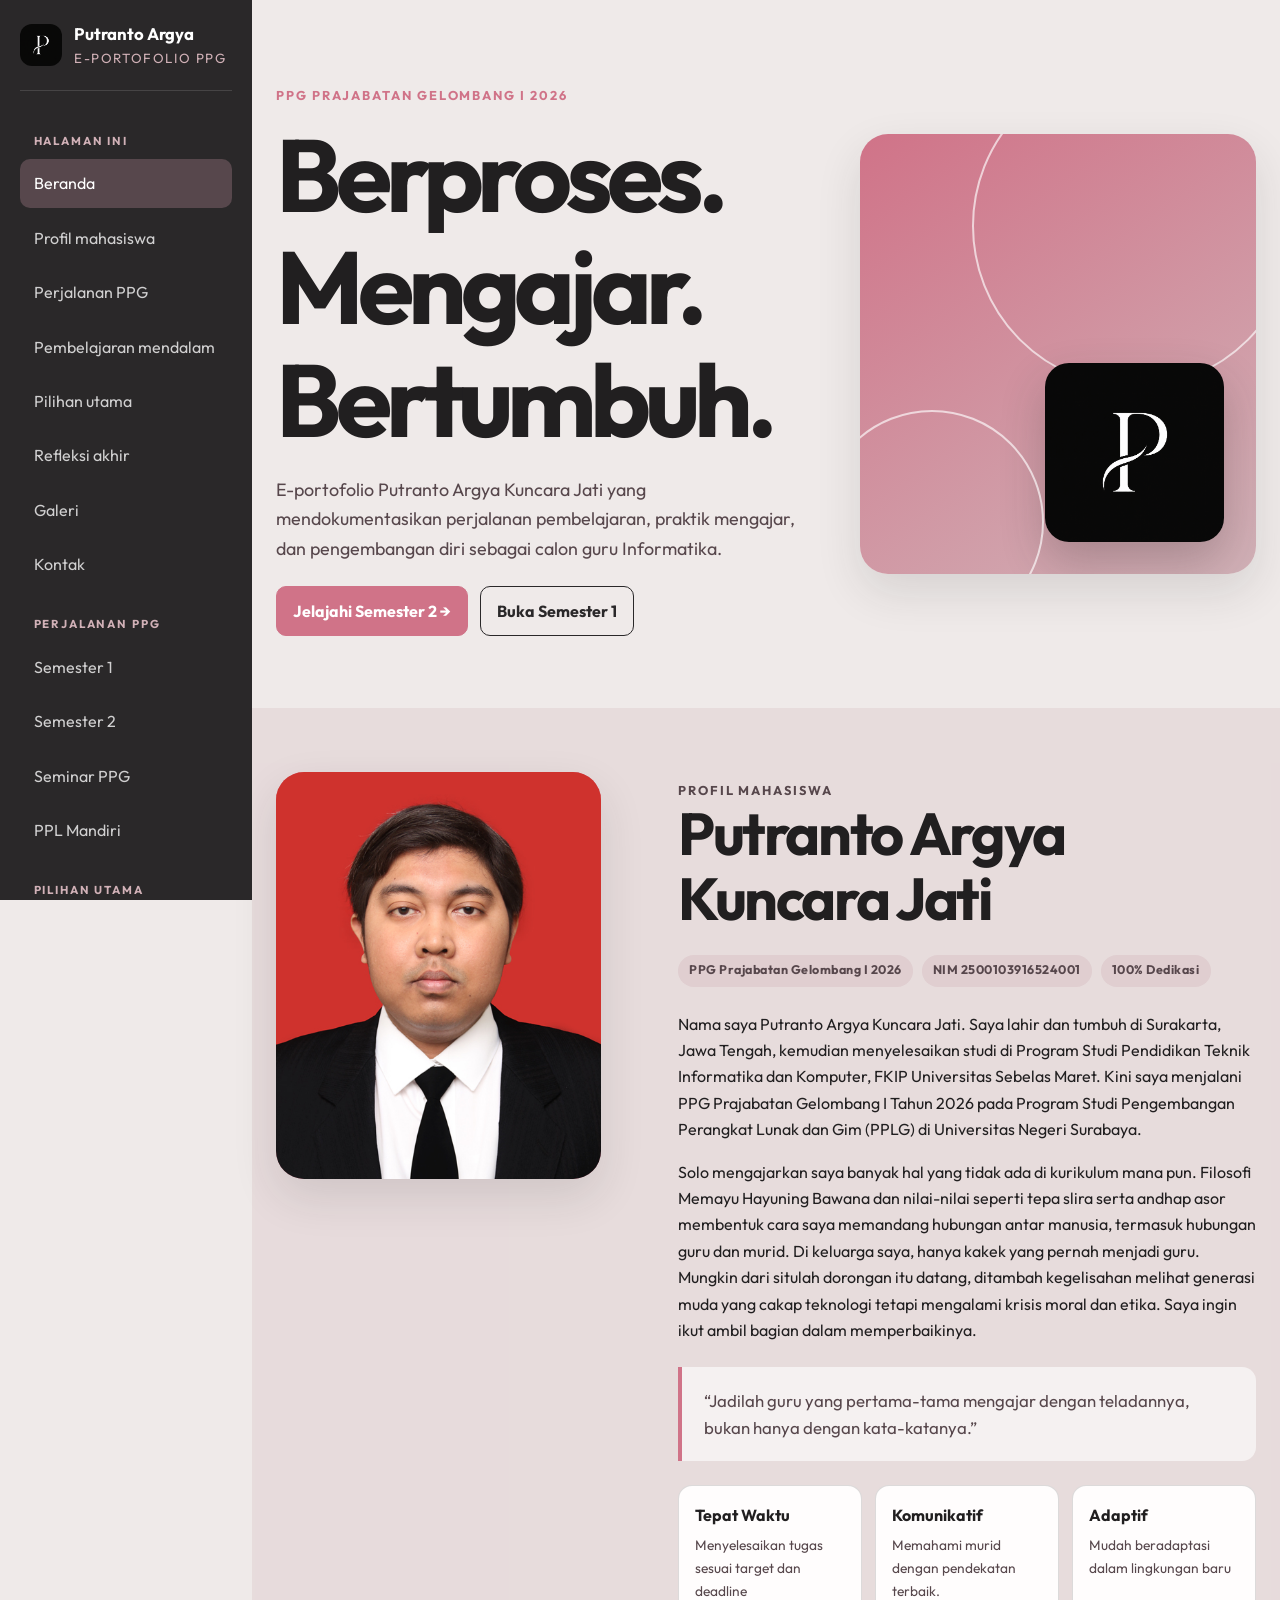
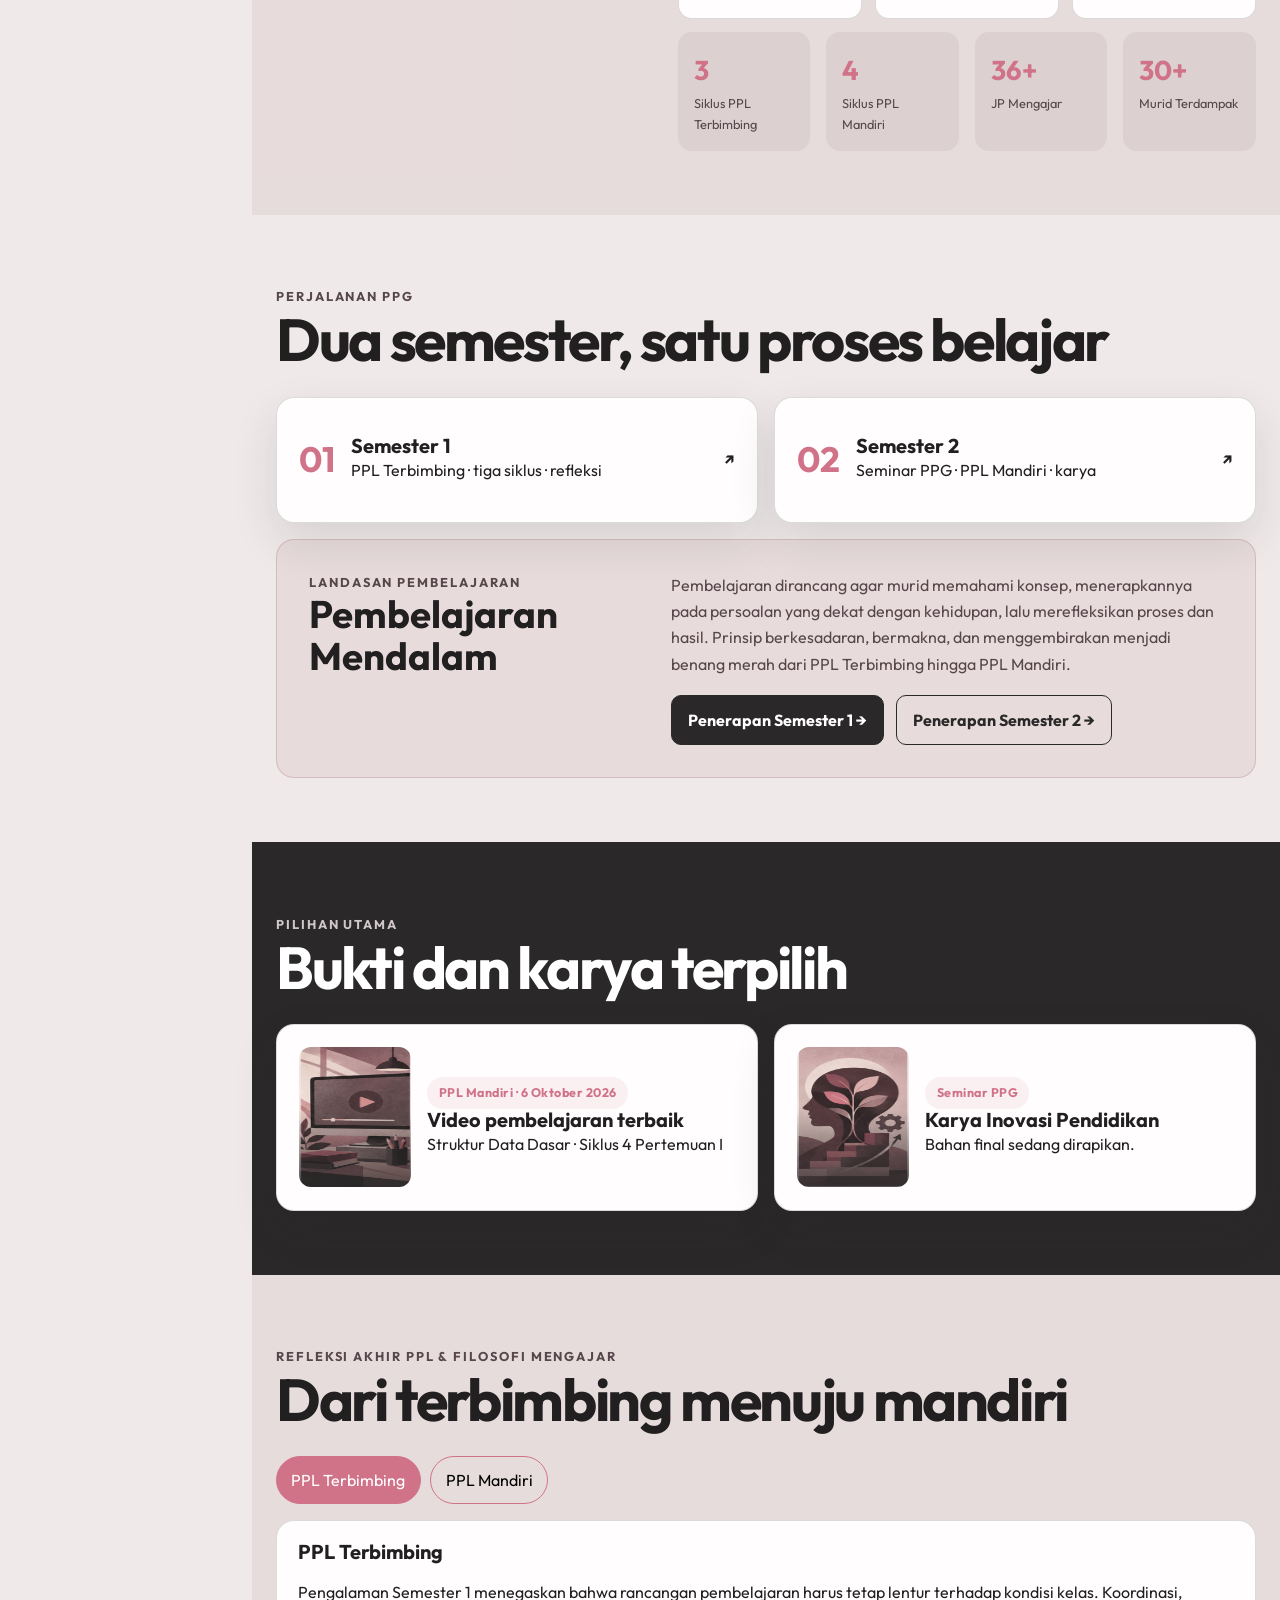
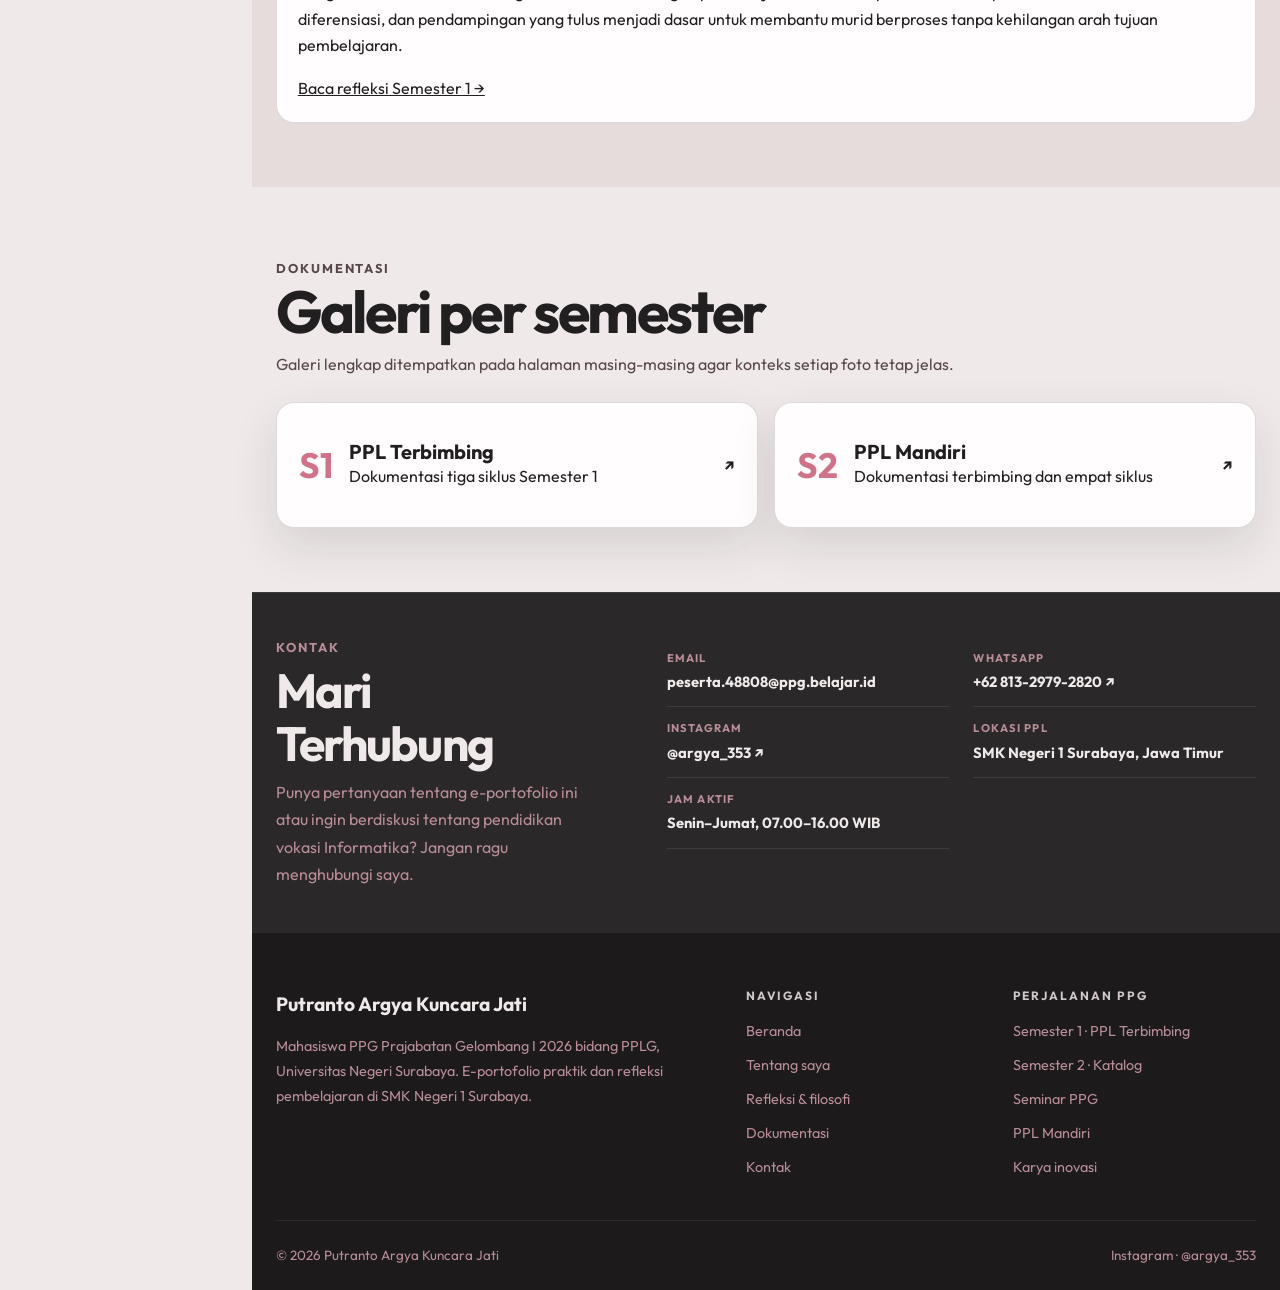
<file: index.html>
<!doctype html>
<html lang="id">
<head>
  <meta charset="utf-8">
  <meta name="viewport" content="width=device-width,initial-scale=1">
  <meta name="description" content="E-Portofolio PPG Prajabatan Putranto Argya Kuncara Jati.">
  <title>Beranda · E-Portofolio Putranto Argya</title>
  <link rel="icon" href="img/logo.png">
  <link rel="preconnect" href="https://fonts.googleapis.com">
  <link rel="preconnect" href="https://fonts.gstatic.com" crossorigin>
  <link href="https://fonts.googleapis.com/css2?family=Outfit:wght@400;500;600;700;800&amp;display=swap" rel="stylesheet">
  <link rel="stylesheet" href="assets/css/site.css?v=20261031-logo-v1">
  <script src="assets/js/site.js?v=20261027-scrollspy-v6" defer></script>
</head>
<body>
  <a class="skip-link" href="#main-content">Lewati navigasi</a>
  <aside class="site-sidebar">
    <a class="site-brand" href="index.html" aria-current="page"><img class="brand-mark" src="img/logo.png" alt=""><span><strong>Putranto Argya</strong><small>E-PORTOFOLIO PPG</small></span></a>
    <nav class="site-nav" aria-label="Navigasi utama"><span class="nav-label">HALAMAN INI</span><a href="#home">Beranda</a><a href="#tentang">Profil mahasiswa</a><a href="#semester">Perjalanan PPG</a><a href="#pembelajaran-mendalam">Pembelajaran mendalam</a><a href="#pilihan">Pilihan utama</a><a href="#refleksi-akhir">Refleksi akhir</a><a href="#galeri">Galeri</a><a href="#kontak">Kontak</a><span class="nav-label">PERJALANAN PPG</span><a href="semester1.html">Semester 1</a><a href="semester2.html">Semester 2</a><a href="sppg.html">Seminar PPG</a><a href="pplm.html">PPL Mandiri</a><span class="nav-label">PILIHAN UTAMA</span><a href="pplm.html#video-terbaik">Video terbaik</a><a href="karya-inovasi.html">Karya inovasi</a></nav>
    <p class="side-note">PPG Prajabatan Gelombang I 2026 · PPLG Universitas Negeri Surabaya.</p>
  </aside>
  <div class="mobile-bar"><a class="mobile-brand" href="index.html">Putranto Argya</a><details class="mobile-nav"><summary aria-label="Buka menu">☰</summary><nav aria-label="Navigasi seluler"><a href="index.html">Beranda</a><a href="semester1.html">Semester 1</a><a href="semester2.html">Semester 2</a><a href="#pembelajaran-mendalam">Pembelajaran mendalam</a><a href="sppg.html">SPPG</a><a href="pplm.html">PPLM</a><a href="karya-inovasi.html">Karya inovasi</a></nav></details></div>
  <div class="site-shell">
    <main id="main-content" class="page-main">
      <section id="home" class="page-width hero" aria-labelledby="home-title">
        <div class="rv"><p class="eyebrow">PPG Prajabatan Gelombang I 2026</p><h1 id="home-title">Berproses.<br>Mengajar.<br>Bertumbuh.</h1><p class="lead">E-portofolio Putranto Argya Kuncara Jati yang mendokumentasikan perjalanan pembelajaran, praktik mengajar, dan pengembangan diri sebagai calon guru Informatika.</p><div class="actions"><a class="button rose" href="semester2.html">Jelajahi Semester 2 →</a><a class="button secondary" href="semester1.html">Buka Semester 1</a></div></div>
        <div class="hero-art rv d1" aria-hidden="true"><img class="hero-monogram" src="img/logo.png" alt=""></div>
      </section>
      <section id="tentang" class="section rosewash">
        <div class="page-width profile-home">
          <div class="profile-photo rv"><img src="img/gwehj_formal.jpg" alt="Potret formal Putranto Argya Kuncara Jati" loading="lazy"></div>
          <div class="rv d1">
            <div class="section-heading"><div><p class="eyebrow">Profil mahasiswa</p><h2>Putranto Argya<br>Kuncara Jati</h2></div></div>
            <div class="profile-tags"><span class="pill">PPG Prajabatan Gelombang I 2026</span><span class="pill">NIM 2500103916524001</span><span class="pill">100% Dedikasi</span></div>
            <p>Nama saya Putranto Argya Kuncara Jati. Saya lahir dan tumbuh di Surakarta, Jawa Tengah, kemudian menyelesaikan studi di Program Studi Pendidikan Teknik Informatika dan Komputer, FKIP Universitas Sebelas Maret. Kini saya menjalani PPG Prajabatan Gelombang I Tahun 2026 pada Program Studi Pengembangan Perangkat Lunak dan Gim (PPLG) di Universitas Negeri Surabaya.</p>
            <p>Solo mengajarkan saya banyak hal yang tidak ada di kurikulum mana pun. Filosofi Memayu Hayuning Bawana dan nilai-nilai seperti tepa slira serta andhap asor membentuk cara saya memandang hubungan antar manusia, termasuk hubungan guru dan murid. Di keluarga saya, hanya kakek yang pernah menjadi guru. Mungkin dari situlah dorongan itu datang, ditambah kegelisahan melihat generasi muda yang cakap teknologi tetapi mengalami krisis moral dan etika. Saya ingin ikut ambil bagian dalam memperbaikinya.</p>
            <blockquote>“Jadilah guru yang pertama-tama mengajar dengan teladannya, bukan hanya dengan kata-katanya.”</blockquote>
            <div class="profile-strengths"><article><strong>Tepat Waktu</strong><span>Menyelesaikan tugas sesuai target dan deadline</span></article><article><strong>Komunikatif</strong><span>Memahami murid dengan pendekatan terbaik.</span></article><article><strong>Adaptif</strong><span>Mudah beradaptasi dalam lingkungan baru</span></article></div>
            <div class="stat-grid profile-stats"><div><strong>3</strong><span>Siklus PPL Terbimbing</span></div><div><strong>4</strong><span>Siklus PPL Mandiri</span></div><div><strong>36+</strong><span>JP Mengajar</span></div><div><strong>30+</strong><span>Murid Terdampak</span></div></div>
          </div>
        </div>
      </section>
      <section id="semester" class="section">
        <div class="page-width">
          <div class="section-heading rv"><div><p class="eyebrow">Perjalanan PPG</p><h2>Dua semester, satu proses belajar</h2></div></div>
          <div class="portal-grid home-portal-grid">
            <a class="portal rv d1" href="semester1.html"><span class="portal-number">01</span><span><h3>Semester 1</h3><span>PPL Terbimbing · tiga siklus · refleksi</span></span><strong>↗</strong></a>
            <a class="portal rv d2" href="semester2.html"><span class="portal-number">02</span><span><h3>Semester 2</h3><span>Seminar PPG · PPL Mandiri · karya</span></span><strong>↗</strong></a>
          </div>
          <article id="pembelajaran-mendalam" class="deep-learning-home rv d1" aria-labelledby="deep-learning-title">
            <div><p class="eyebrow">Landasan pembelajaran</p><h3 id="deep-learning-title">Pembelajaran Mendalam</h3></div>
            <div><p>Pembelajaran dirancang agar murid memahami konsep, menerapkannya pada persoalan yang dekat dengan kehidupan, lalu merefleksikan proses dan hasil. Prinsip berkesadaran, bermakna, dan menggembirakan menjadi benang merah dari PPL Terbimbing hingga PPL Mandiri.</p><div class="actions"><a class="button" href="semester1.html#pembelajaran-mendalam">Penerapan Semester 1 →</a><a class="button secondary" href="semester2.html#pembelajaran-mendalam">Penerapan Semester 2 →</a></div></div>
          </article>
        </div>
      </section>
      <section id="pilihan" class="section dark"><div class="page-width"><div class="section-heading rv"><div><p class="eyebrow">Pilihan utama</p><h2>Bukti dan karya terpilih</h2></div></div><div class="feature-grid"><a class="feature-card rv d1" href="pplm.html#video-terbaik"><span class="mini-cover sprite cover-10" aria-hidden="true"></span><span><span class="tag">PPL Mandiri · 6 Oktober 2026</span><h3>Video pembelajaran terbaik</h3><span>Struktur Data Dasar · Siklus 4 Pertemuan I</span></span></a><a class="feature-card rv d2" href="karya-inovasi.html"><span class="mini-cover sprite cover-04" aria-hidden="true"></span><span><span class="tag">Seminar PPG</span><h3>Karya Inovasi Pendidikan</h3><span>Bahan final sedang dirapikan.</span></span></a></div></div></section>
      <section id="refleksi-akhir" class="section rosewash"><div class="page-width"><div class="section-heading rv"><div><p class="eyebrow">Refleksi akhir PPL &amp; filosofi mengajar</p><h2>Dari terbimbing menuju mandiri</h2></div></div><div class="tabs rv d1" data-tabs><div class="tab-list" role="tablist" aria-label="Pilih tahap PPL"><button class="tab-button" id="tab-terbimbing" role="tab" aria-selected="true" aria-controls="panel-terbimbing">PPL Terbimbing</button><button class="tab-button" id="tab-mandiri" role="tab" aria-selected="false" aria-controls="panel-mandiri">PPL Mandiri</button></div><section class="tab-panel" id="panel-terbimbing" role="tabpanel" aria-labelledby="tab-terbimbing"><h3>PPL Terbimbing</h3><p>Pengalaman Semester 1 menegaskan bahwa rancangan pembelajaran harus tetap lentur terhadap kondisi kelas. Koordinasi, diferensiasi, dan pendampingan yang tulus menjadi dasar untuk membantu murid berproses tanpa kehilangan arah tujuan pembelajaran.</p><a href="semester1.html#refleksi">Baca refleksi Semester 1 →</a></section><section class="tab-panel" id="panel-mandiri" role="tabpanel" aria-labelledby="tab-mandiri" hidden><h3>PPL Mandiri</h3><p>Empat siklus menunjukkan pertumbuhan dari adaptasi media dan pengelolaan kelas menuju penyelarasan proyek dengan CP, pembimbingan konsep gim dan Scratch, lalu penggunaan asesmen untuk menentukan penguatan dan tindak lanjut. Pengalaman ini membentuk keyakinan bahwa guru perlu terus belajar bersama murid, peka terhadap konteks, dan memakai bukti belajar untuk memperbaiki keputusan pembelajaran.</p><a href="pplm.html">Baca perjalanan PPL Mandiri →</a></section></div></div></section>
      <section id="galeri" class="section"><div class="page-width"><div class="section-heading rv"><div><p class="eyebrow">Dokumentasi</p><h2>Galeri per semester</h2><p>Galeri lengkap ditempatkan pada halaman masing-masing agar konteks setiap foto tetap jelas.</p></div></div><div class="portal-grid home-portal-grid"><a class="portal rv d1" href="semester1.html#dokumentasi"><span class="portal-number">S1</span><span><h3>PPL Terbimbing</h3><span>Dokumentasi tiga siklus Semester 1</span></span><strong>↗</strong></a><a class="portal rv d2" href="pplm.html#dokumentasi"><span class="portal-number">S2</span><span><h3>PPL Mandiri</h3><span>Dokumentasi terbimbing dan empat siklus</span></span><strong>↗</strong></a></div></div></section>
      <section id="kontak" class="contact-compact">
        <div class="page-width contact-compact-grid">
          <div class="rv"><p class="eyebrow">Kontak</p><h2>Mari Terhubung</h2><p>Punya pertanyaan tentang e-portofolio ini atau ingin berdiskusi tentang pendidikan vokasi Informatika? Jangan ragu menghubungi saya.</p></div>
          <address class="contact-compact-links rv d1">
            <a href="mailto:peserta.48808@ppg.belajar.id"><small>Email</small><strong>peserta.48808@ppg.belajar.id</strong></a>
            <a href="https://wa.me/6281329792820" target="_blank" rel="noopener"><small>WhatsApp</small><strong>+62 813-2979-2820 ↗</strong></a>
            <a href="https://instagram.com/argya_353" target="_blank" rel="noopener"><small>Instagram</small><strong>@argya_353 ↗</strong></a>
            <span><small>Lokasi PPL</small><strong>SMK Negeri 1 Surabaya, Jawa Timur</strong></span>
            <span><small>Jam Aktif</small><strong>Senin–Jumat, 07.00–16.00 WIB</strong></span>
          </address>
        </div>
      </section>
      <div class="page-width" aria-label="Tujuan tautan lama">
        <aside id="implementasi" class="legacy-fallback"><strong>Bagian Implementasi PPL telah dipindahkan.</strong> <a href="semester1.html#implementasi">Buka bagian yang sama di Semester 1.</a></aside>
        <aside id="sp1" class="legacy-fallback"><a href="semester1.html#sp1">Buka Siklus I Semester 1.</a></aside><aside id="sp2" class="legacy-fallback"><a href="semester1.html#sp2">Buka Siklus II Semester 1.</a></aside><aside id="sp3" class="legacy-fallback"><a href="semester1.html#sp3">Buka Siklus III Semester 1.</a></aside>
        <aside id="refleksi" class="legacy-fallback"><a href="semester1.html#refleksi">Buka Refleksi Akhir Semester 1.</a></aside><aside id="rl-learned" class="legacy-fallback"><a href="semester1.html#rl-learned">Buka tab Yang Dipelajari Semester 1.</a></aside><aside id="rl-tantangan" class="legacy-fallback"><a href="semester1.html#rl-tantangan">Buka tab Tantangan Semester 1.</a></aside><aside id="rl-feedback" class="legacy-fallback"><a href="semester1.html#rl-feedback">Buka tab Umpan Balik Semester 1.</a></aside><aside id="dokumentasi" class="legacy-fallback"><a href="semester1.html#dokumentasi">Buka Dokumentasi Semester 1.</a></aside>
      </div>
    </main>
    <footer class="site-footer"><div class="page-width"><div class="footer-grid"><div class="footer-brand"><strong>Putranto Argya Kuncara Jati</strong><p>Mahasiswa PPG Prajabatan Gelombang I 2026 bidang PPLG, Universitas Negeri Surabaya. E-portofolio praktik dan refleksi pembelajaran di SMK Negeri 1 Surabaya.</p></div><nav class="footer-links" aria-label="Navigasi footer"><h3>Navigasi</h3><a href="#home">Beranda</a><a href="#tentang">Tentang saya</a><a href="#refleksi-akhir">Refleksi &amp; filosofi</a><a href="#galeri">Dokumentasi</a><a href="#kontak">Kontak</a></nav><nav class="footer-links" aria-label="Perjalanan PPG"><h3>Perjalanan PPG</h3><a href="semester1.html">Semester 1 · PPL Terbimbing</a><a href="semester2.html">Semester 2 · Katalog</a><a href="sppg.html">Seminar PPG</a><a href="pplm.html">PPL Mandiri</a><a href="karya-inovasi.html">Karya inovasi</a></nav></div><div class="footer-bottom"><span>© 2026 Putranto Argya Kuncara Jati</span><a href="https://instagram.com/argya_353" target="_blank" rel="noopener" aria-label="Instagram @argya_353">Instagram · @argya_353</a></div></div></footer>
  </div>
</body>
</html>
</file>
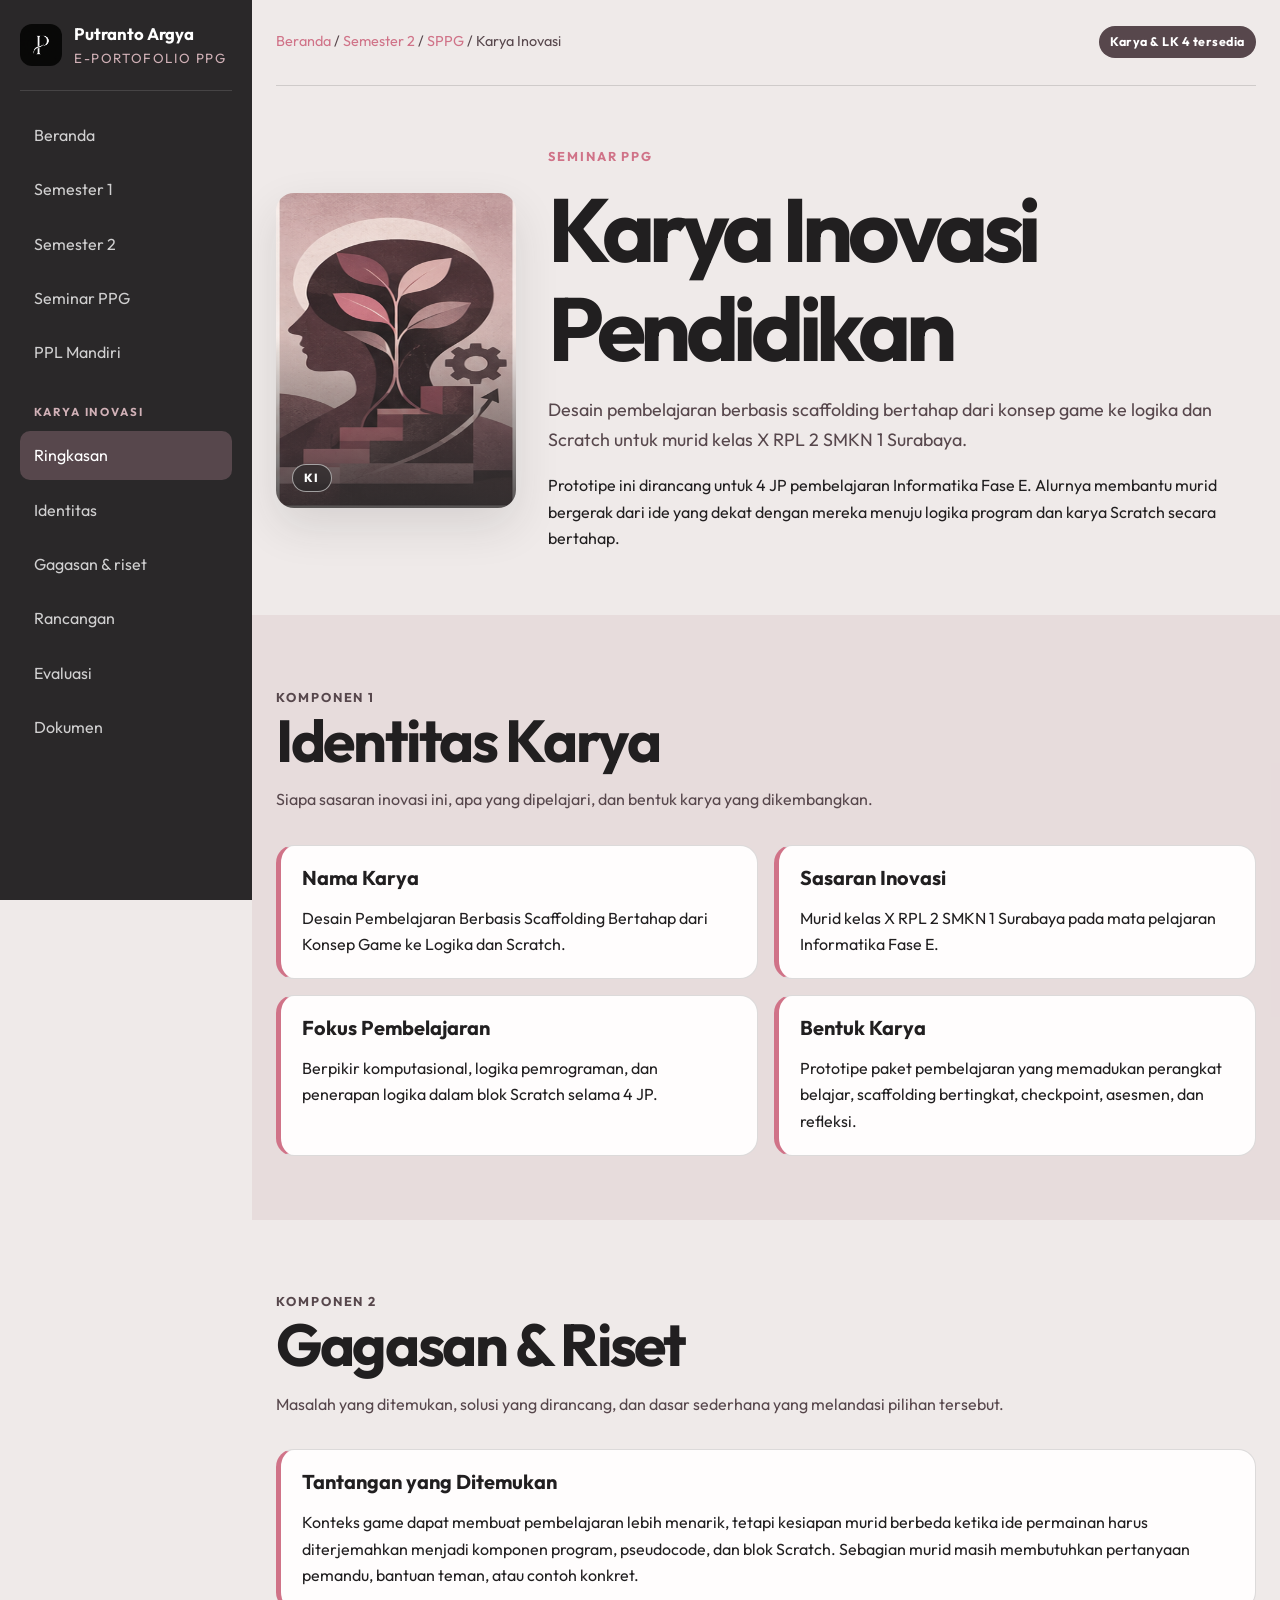
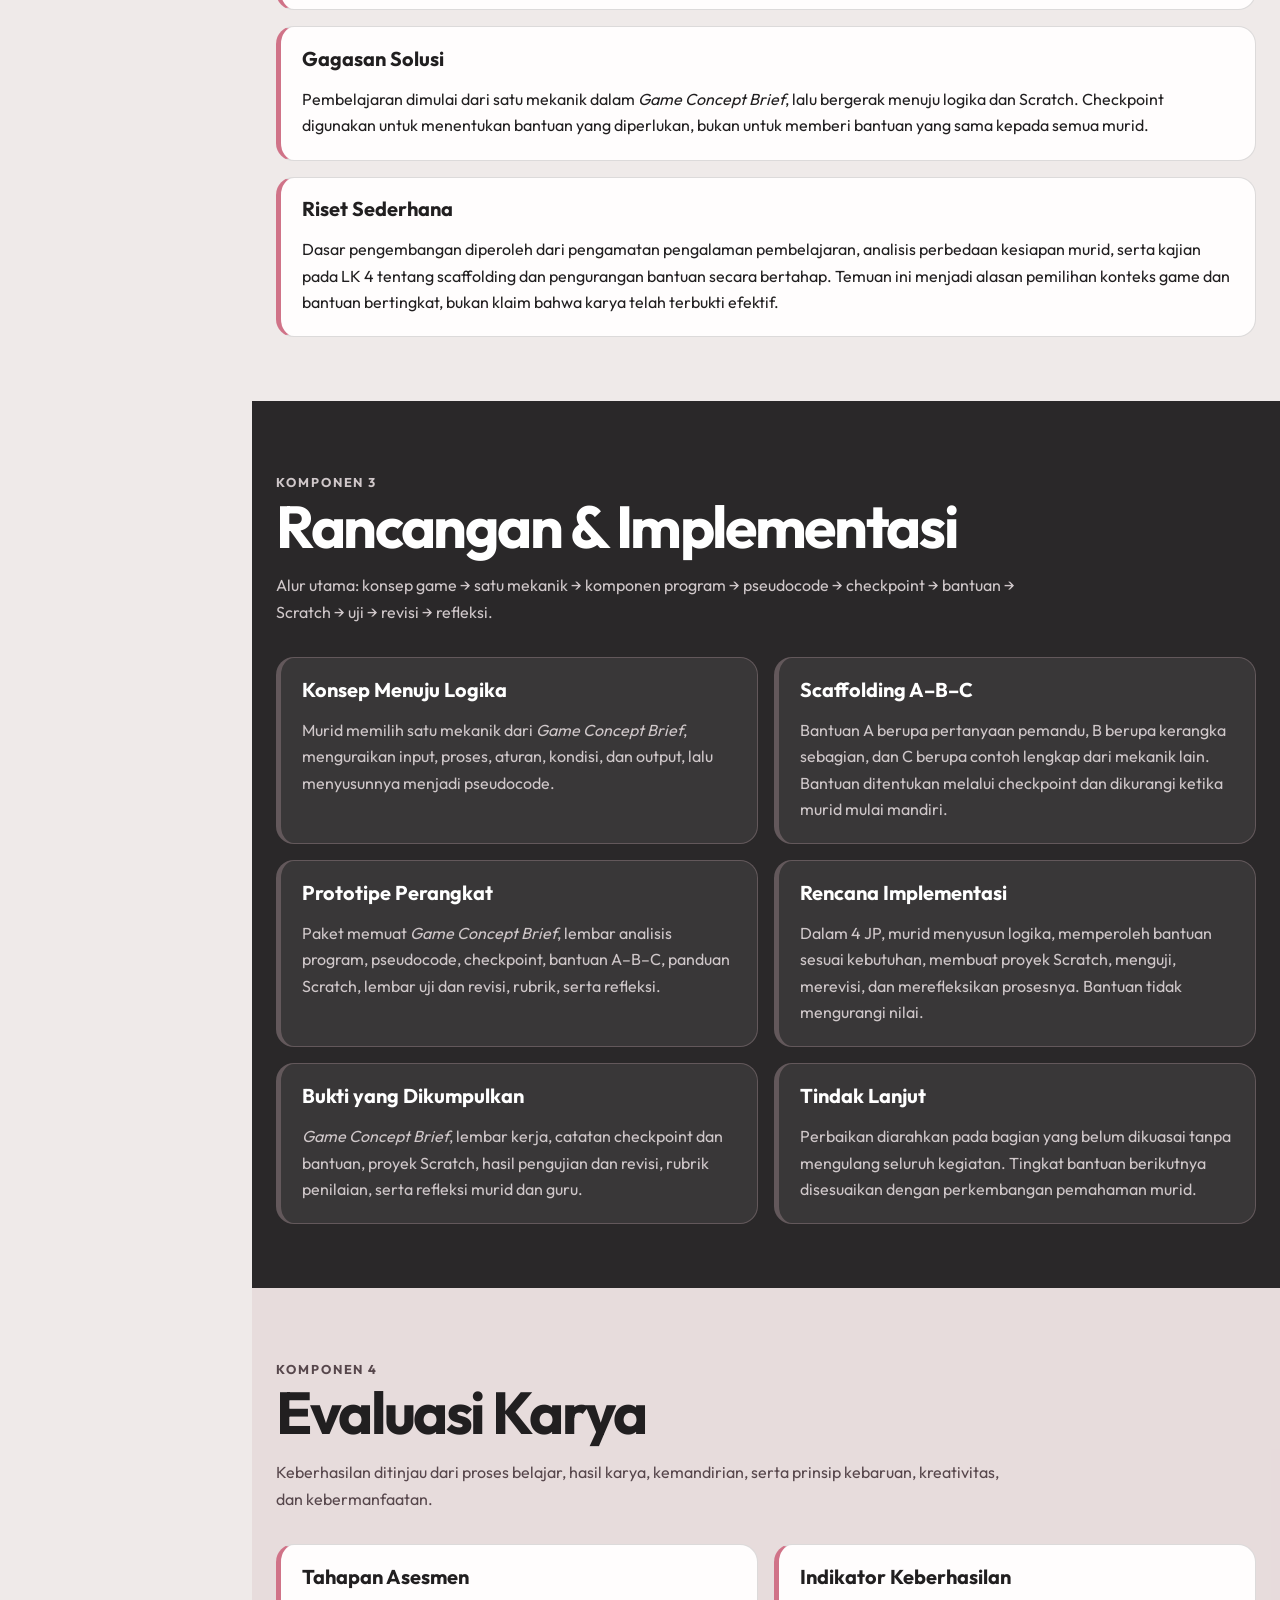
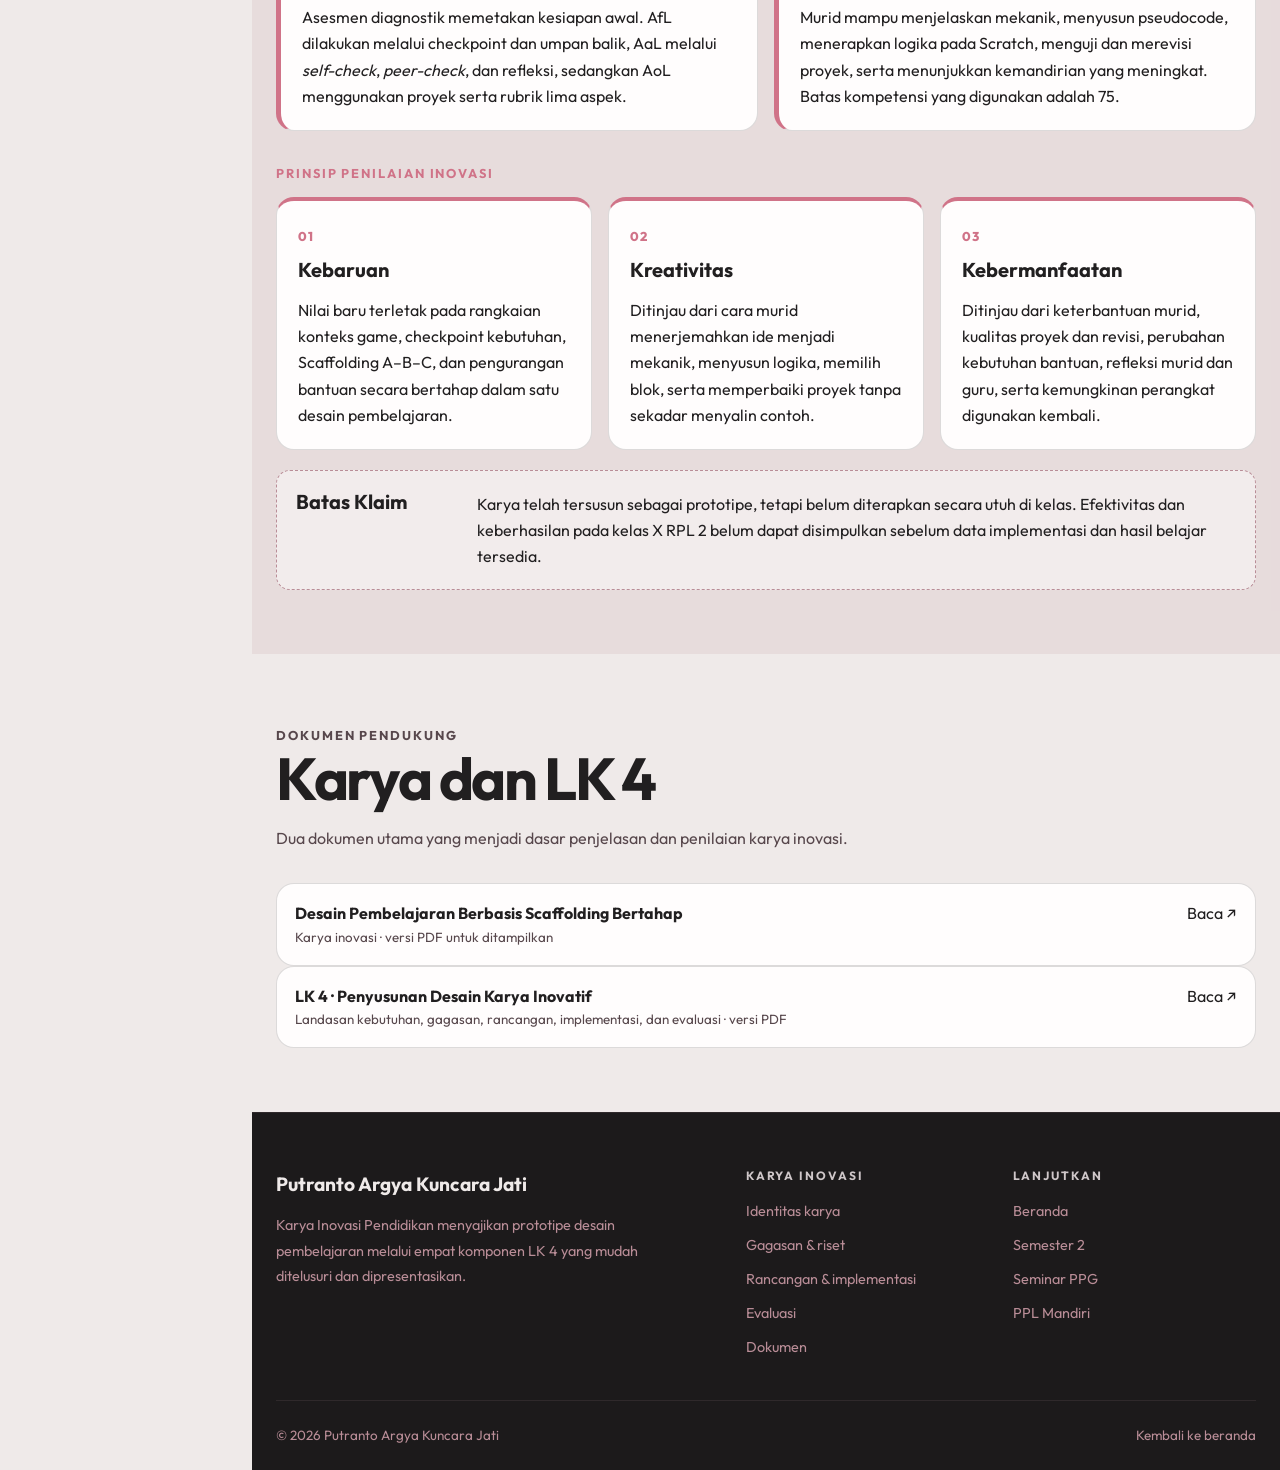
<file: karya-inovasi.html>
<!doctype html>
<html lang="id">
<head><meta charset="utf-8"><meta name="viewport" content="width=device-width,initial-scale=1"><title>Karya Inovasi Pendidikan · E-Portofolio Putranto Argya</title><link rel="icon" href="img/logo.png"><link rel="preconnect" href="https://fonts.googleapis.com"><link rel="preconnect" href="https://fonts.gstatic.com" crossorigin><link href="https://fonts.googleapis.com/css2?family=Outfit:wght@400;500;600;700;800&amp;display=swap" rel="stylesheet"><link rel="stylesheet" href="assets/css/site.css?v=20261031-logo-v1"><script src="assets/js/site.js?v=20261027-scrollspy-v6" defer></script></head>
<body class="karya-inovasi-page" data-reveal-page>
  <a class="skip-link" href="#main-content">Lewati navigasi</a>
  <aside class="site-sidebar"><a class="site-brand" href="index.html"><img class="brand-mark" src="img/logo.png" alt=""><span><strong>Putranto Argya</strong><small>E-PORTOFOLIO PPG</small></span></a><nav class="site-nav has-current-section" aria-label="Navigasi utama"><a href="index.html">Beranda</a><a href="semester1.html">Semester 1</a><a href="semester2.html">Semester 2</a><a href="sppg.html">Seminar PPG</a><a href="pplm.html">PPL Mandiri</a><span class="nav-label">KARYA INOVASI</span><a href="#ringkasan" aria-current="location">Ringkasan</a><a href="#identitas">Identitas</a><a href="#gagasan-riset">Gagasan &amp; riset</a><a href="#rancangan">Rancangan</a><a href="#evaluasi">Evaluasi</a><a href="#dokumen">Dokumen</a></nav></aside>
  <div class="mobile-bar"><a class="mobile-brand" href="index.html">Putranto Argya</a><details class="mobile-nav"><summary aria-label="Buka menu">☰</summary><nav aria-label="Navigasi seluler"><a href="index.html">Beranda</a><a href="semester2.html">Semester 2</a><a href="sppg.html">SPPG</a><a href="#ringkasan">Ringkasan</a><a href="#identitas">Identitas</a><a href="#gagasan-riset">Gagasan &amp; riset</a><a href="#rancangan">Rancangan</a><a href="#evaluasi">Evaluasi</a><a href="#dokumen">Dokumen</a></nav></details></div>
  <div class="site-shell"><main id="main-content" class="page-main">
    <div class="page-width topline"><p class="breadcrumb"><a href="index.html">Beranda</a> / <a href="semester2.html">Semester 2</a> / <a href="sppg.html">SPPG</a> / Karya Inovasi</p><span class="status">Karya &amp; LK 4 tersedia</span></div>
    <header id="ringkasan" class="page-width detail-hero"><div class="detail-cover sprite cover-04"><span>KI</span></div><div><p class="eyebrow">Seminar PPG</p><h1 style="font-size:clamp(3rem,7vw,5.8rem)">Karya Inovasi Pendidikan</h1><p class="lead">Desain pembelajaran berbasis scaffolding bertahap dari konsep game ke logika dan Scratch untuk murid kelas X RPL 2 SMKN 1 Surabaya.</p><p>Prototipe ini dirancang untuk 4 JP pembelajaran Informatika Fase E. Alurnya membantu murid bergerak dari ide yang dekat dengan mereka menuju logika program dan karya Scratch secara bertahap.</p></div></header>
    <section id="identitas" class="section rosewash"><div class="page-width"><div class="section-heading"><div><p class="eyebrow">Komponen 1</p><h2>Identitas Karya</h2></div><p>Siapa sasaran inovasi ini, apa yang dipelajari, dan bentuk karya yang dikembangkan.</p></div><div class="stat-grid"><article class="timeline-card"><h3>Nama Karya</h3><p>Desain Pembelajaran Berbasis Scaffolding Bertahap dari Konsep Game ke Logika dan Scratch.</p></article><article class="timeline-card"><h3>Sasaran Inovasi</h3><p>Murid kelas X RPL 2 SMKN 1 Surabaya pada mata pelajaran Informatika Fase E.</p></article><article class="timeline-card"><h3>Fokus Pembelajaran</h3><p>Berpikir komputasional, logika pemrograman, dan penerapan logika dalam blok Scratch selama 4 JP.</p></article><article class="timeline-card"><h3>Bentuk Karya</h3><p>Prototipe paket pembelajaran yang memadukan perangkat belajar, scaffolding bertingkat, checkpoint, asesmen, dan refleksi.</p></article></div></div></section>
    <section id="gagasan-riset" class="section"><div class="page-width"><div class="section-heading"><div><p class="eyebrow">Komponen 2</p><h2>Gagasan &amp; Riset</h2></div><p>Masalah yang ditemukan, solusi yang dirancang, dan dasar sederhana yang melandasi pilihan tersebut.</p></div><div class="timeline"><article class="timeline-card"><h3>Tantangan yang Ditemukan</h3><p>Konteks game dapat membuat pembelajaran lebih menarik, tetapi kesiapan murid berbeda ketika ide permainan harus diterjemahkan menjadi komponen program, pseudocode, dan blok Scratch. Sebagian murid masih membutuhkan pertanyaan pemandu, bantuan teman, atau contoh konkret.</p></article><article class="timeline-card"><h3>Gagasan Solusi</h3><p>Pembelajaran dimulai dari satu mekanik dalam <em>Game Concept Brief</em>, lalu bergerak menuju logika dan Scratch. Checkpoint digunakan untuk menentukan bantuan yang diperlukan, bukan untuk memberi bantuan yang sama kepada semua murid.</p></article><article class="timeline-card"><h3>Riset Sederhana</h3><p>Dasar pengembangan diperoleh dari pengamatan pengalaman pembelajaran, analisis perbedaan kesiapan murid, serta kajian pada LK 4 tentang scaffolding dan pengurangan bantuan secara bertahap. Temuan ini menjadi alasan pemilihan konteks game dan bantuan bertingkat, bukan klaim bahwa karya telah terbukti efektif.</p></article></div></div></section>
    <section id="rancangan" class="section dark"><div class="page-width"><div class="section-heading"><div><p class="eyebrow">Komponen 3</p><h2>Rancangan &amp; Implementasi</h2></div><p>Alur utama: konsep game → satu mekanik → komponen program → pseudocode → checkpoint → bantuan → Scratch → uji → revisi → refleksi.</p></div><div class="stat-grid"><article class="timeline-card"><h3>Konsep Menuju Logika</h3><p>Murid memilih satu mekanik dari <em>Game Concept Brief</em>, menguraikan input, proses, aturan, kondisi, dan output, lalu menyusunnya menjadi pseudocode.</p></article><article class="timeline-card"><h3>Scaffolding A–B–C</h3><p>Bantuan A berupa pertanyaan pemandu, B berupa kerangka sebagian, dan C berupa contoh lengkap dari mekanik lain. Bantuan ditentukan melalui checkpoint dan dikurangi ketika murid mulai mandiri.</p></article><article class="timeline-card"><h3>Prototipe Perangkat</h3><p>Paket memuat <em>Game Concept Brief</em>, lembar analisis program, pseudocode, checkpoint, bantuan A–B–C, panduan Scratch, lembar uji dan revisi, rubrik, serta refleksi.</p></article><article class="timeline-card"><h3>Rencana Implementasi</h3><p>Dalam 4 JP, murid menyusun logika, memperoleh bantuan sesuai kebutuhan, membuat proyek Scratch, menguji, merevisi, dan merefleksikan prosesnya. Bantuan tidak mengurangi nilai.</p></article><article class="timeline-card"><h3>Bukti yang Dikumpulkan</h3><p><em>Game Concept Brief</em>, lembar kerja, catatan checkpoint dan bantuan, proyek Scratch, hasil pengujian dan revisi, rubrik penilaian, serta refleksi murid dan guru.</p></article><article class="timeline-card"><h3>Tindak Lanjut</h3><p>Perbaikan diarahkan pada bagian yang belum dikuasai tanpa mengulang seluruh kegiatan. Tingkat bantuan berikutnya disesuaikan dengan perkembangan pemahaman murid.</p></article></div></div></section>
    <section id="evaluasi" class="section rosewash"><div class="page-width"><div class="section-heading"><div><p class="eyebrow">Komponen 4</p><h2>Evaluasi Karya</h2></div><p>Keberhasilan ditinjau dari proses belajar, hasil karya, kemandirian, serta prinsip kebaruan, kreativitas, dan kebermanfaatan.</p></div><div class="evaluation-overview"><article class="timeline-card"><h3>Tahapan Asesmen</h3><p>Asesmen diagnostik memetakan kesiapan awal. AfL dilakukan melalui checkpoint dan umpan balik, AaL melalui <em>self-check</em>, <em>peer-check</em>, dan refleksi, sedangkan AoL menggunakan proyek serta rubrik lima aspek.</p></article><article class="timeline-card"><h3>Indikator Keberhasilan</h3><p>Murid mampu menjelaskan mekanik, menyusun pseudocode, menerapkan logika pada Scratch, menguji dan merevisi proyek, serta menunjukkan kemandirian yang meningkat. Batas kompetensi yang digunakan adalah 75.</p></article></div><div class="evaluation-criteria"><p class="eyebrow">Prinsip penilaian inovasi</p><div class="evaluation-criteria-grid"><article class="evaluation-criterion"><span>01</span><h3>Kebaruan</h3><p>Nilai baru terletak pada rangkaian konteks game, checkpoint kebutuhan, Scaffolding A–B–C, dan pengurangan bantuan secara bertahap dalam satu desain pembelajaran.</p></article><article class="evaluation-criterion"><span>02</span><h3>Kreativitas</h3><p>Ditinjau dari cara murid menerjemahkan ide menjadi mekanik, menyusun logika, memilih blok, serta memperbaiki proyek tanpa sekadar menyalin contoh.</p></article><article class="evaluation-criterion"><span>03</span><h3>Kebermanfaatan</h3><p>Ditinjau dari keterbantuan murid, kualitas proyek dan revisi, perubahan kebutuhan bantuan, refleksi murid dan guru, serta kemungkinan perangkat digunakan kembali.</p></article></div></div><div class="pending evaluation-boundary"><h3>Batas Klaim</h3><p>Karya telah tersusun sebagai prototipe, tetapi belum diterapkan secara utuh di kelas. Efektivitas dan keberhasilan pada kelas X RPL 2 belum dapat disimpulkan sebelum data implementasi dan hasil belajar tersedia.</p></div></div></section>
    <section id="dokumen" class="section"><div class="page-width"><div class="section-heading"><div><p class="eyebrow">Dokumen pendukung</p><h2>Karya dan LK 4</h2></div><p>Dua dokumen utama yang menjadi dasar penjelasan dan penilaian karya inovasi.</p></div><a class="document-link" href="https://drive.google.com/file/d/1RlkwLdn3-BVfUWi47J7rimYbdx0QiRt3/view?usp=drivesdk"><span><strong>Desain Pembelajaran Berbasis Scaffolding Bertahap</strong><small>Karya inovasi · versi PDF untuk ditampilkan</small></span><span>Baca ↗</span></a><a class="document-link" href="https://drive.google.com/file/d/19weIGNJLxM1vvXeivpg6qkmHiUZ74s6d/view?usp=drivesdk"><span><strong>LK 4 · Penyusunan Desain Karya Inovatif</strong><small>Landasan kebutuhan, gagasan, rancangan, implementasi, dan evaluasi · versi PDF</small></span><span>Baca ↗</span></a></div></section>
  </main><footer class="site-footer"><div class="page-width"><div class="footer-grid"><div class="footer-brand"><strong>Putranto Argya Kuncara Jati</strong><p>Karya Inovasi Pendidikan menyajikan prototipe desain pembelajaran melalui empat komponen LK 4 yang mudah ditelusuri dan dipresentasikan.</p></div><nav class="footer-links" aria-label="Navigasi Karya Inovasi"><h3>Karya Inovasi</h3><a href="#identitas">Identitas karya</a><a href="#gagasan-riset">Gagasan &amp; riset</a><a href="#rancangan">Rancangan &amp; implementasi</a><a href="#evaluasi">Evaluasi</a><a href="#dokumen">Dokumen</a></nav><nav class="footer-links" aria-label="Lanjutkan perjalanan"><h3>Lanjutkan</h3><a href="index.html">Beranda</a><a href="semester2.html">Semester 2</a><a href="sppg.html">Seminar PPG</a><a href="pplm.html">PPL Mandiri</a></nav></div><div class="footer-bottom"><span>© 2026 Putranto Argya Kuncara Jati</span><a href="index.html">Kembali ke beranda</a></div></div></footer></div>
</body>
</html>
</file>
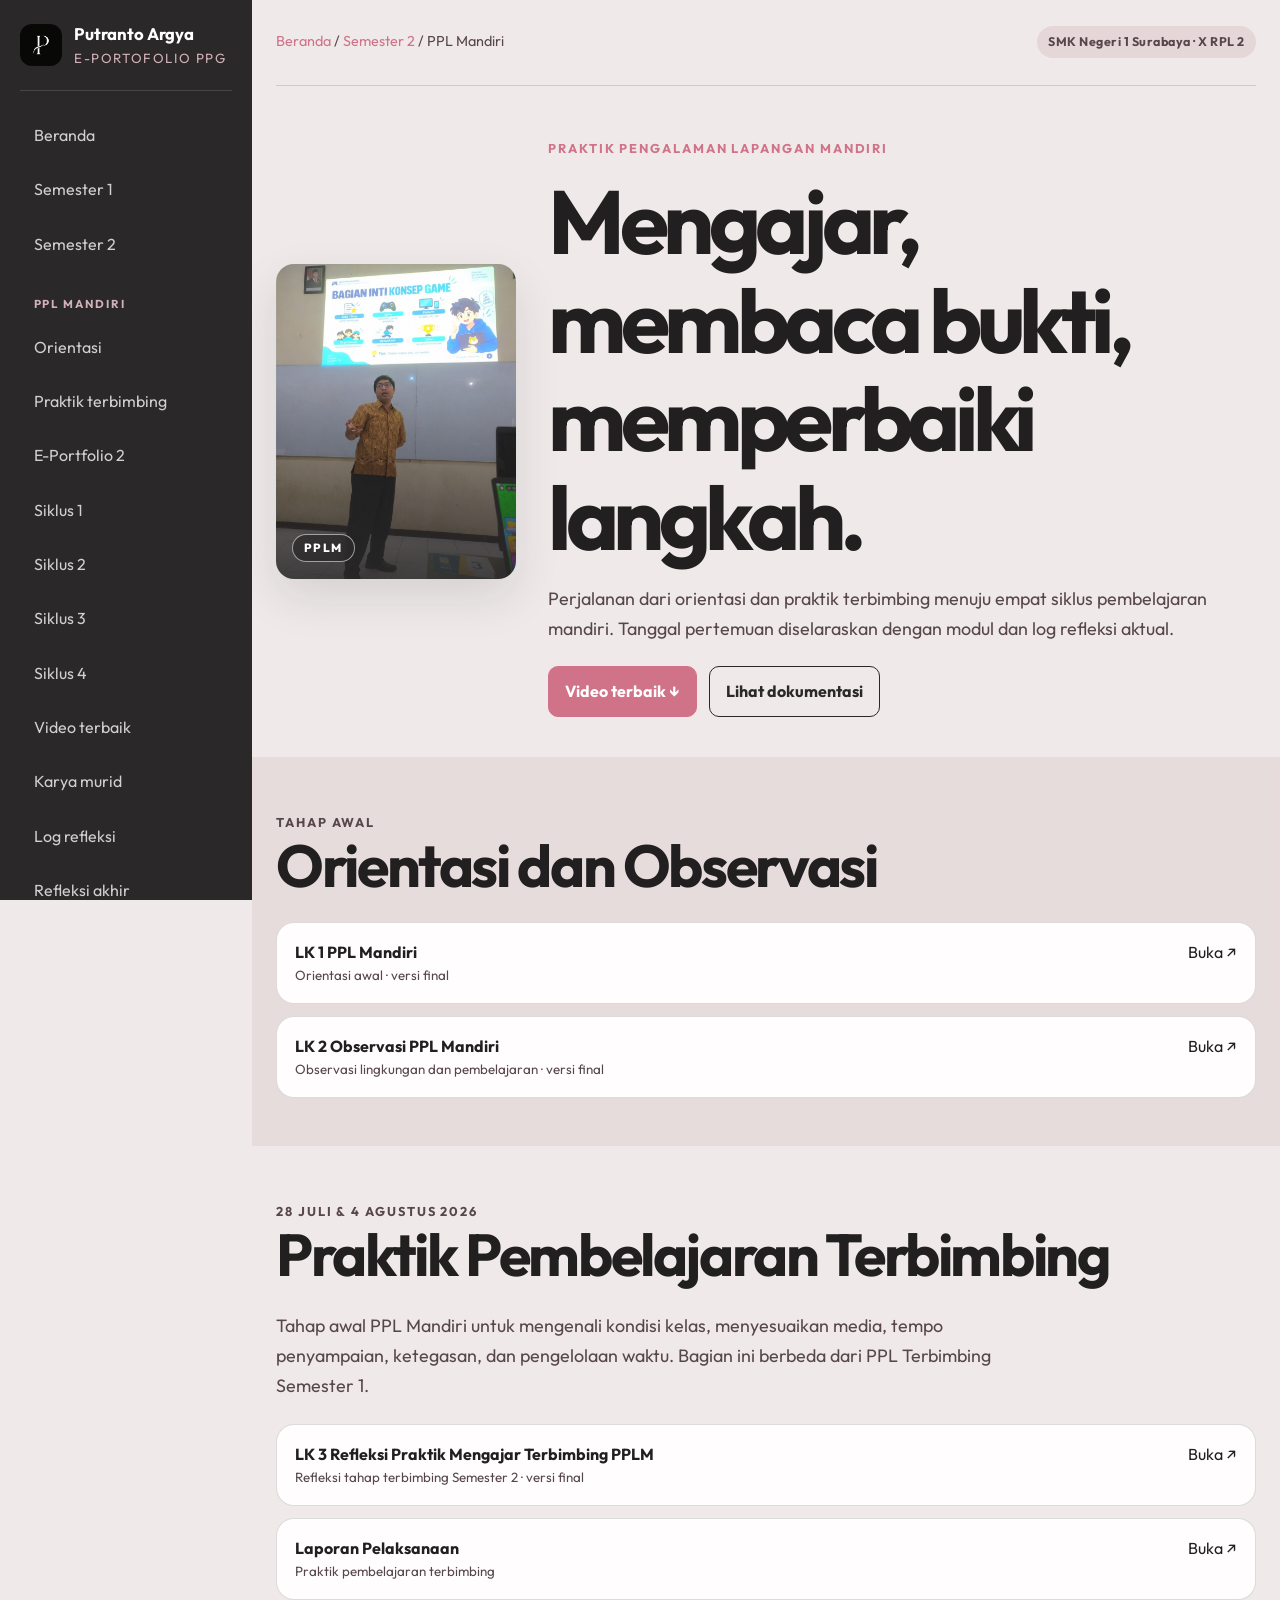
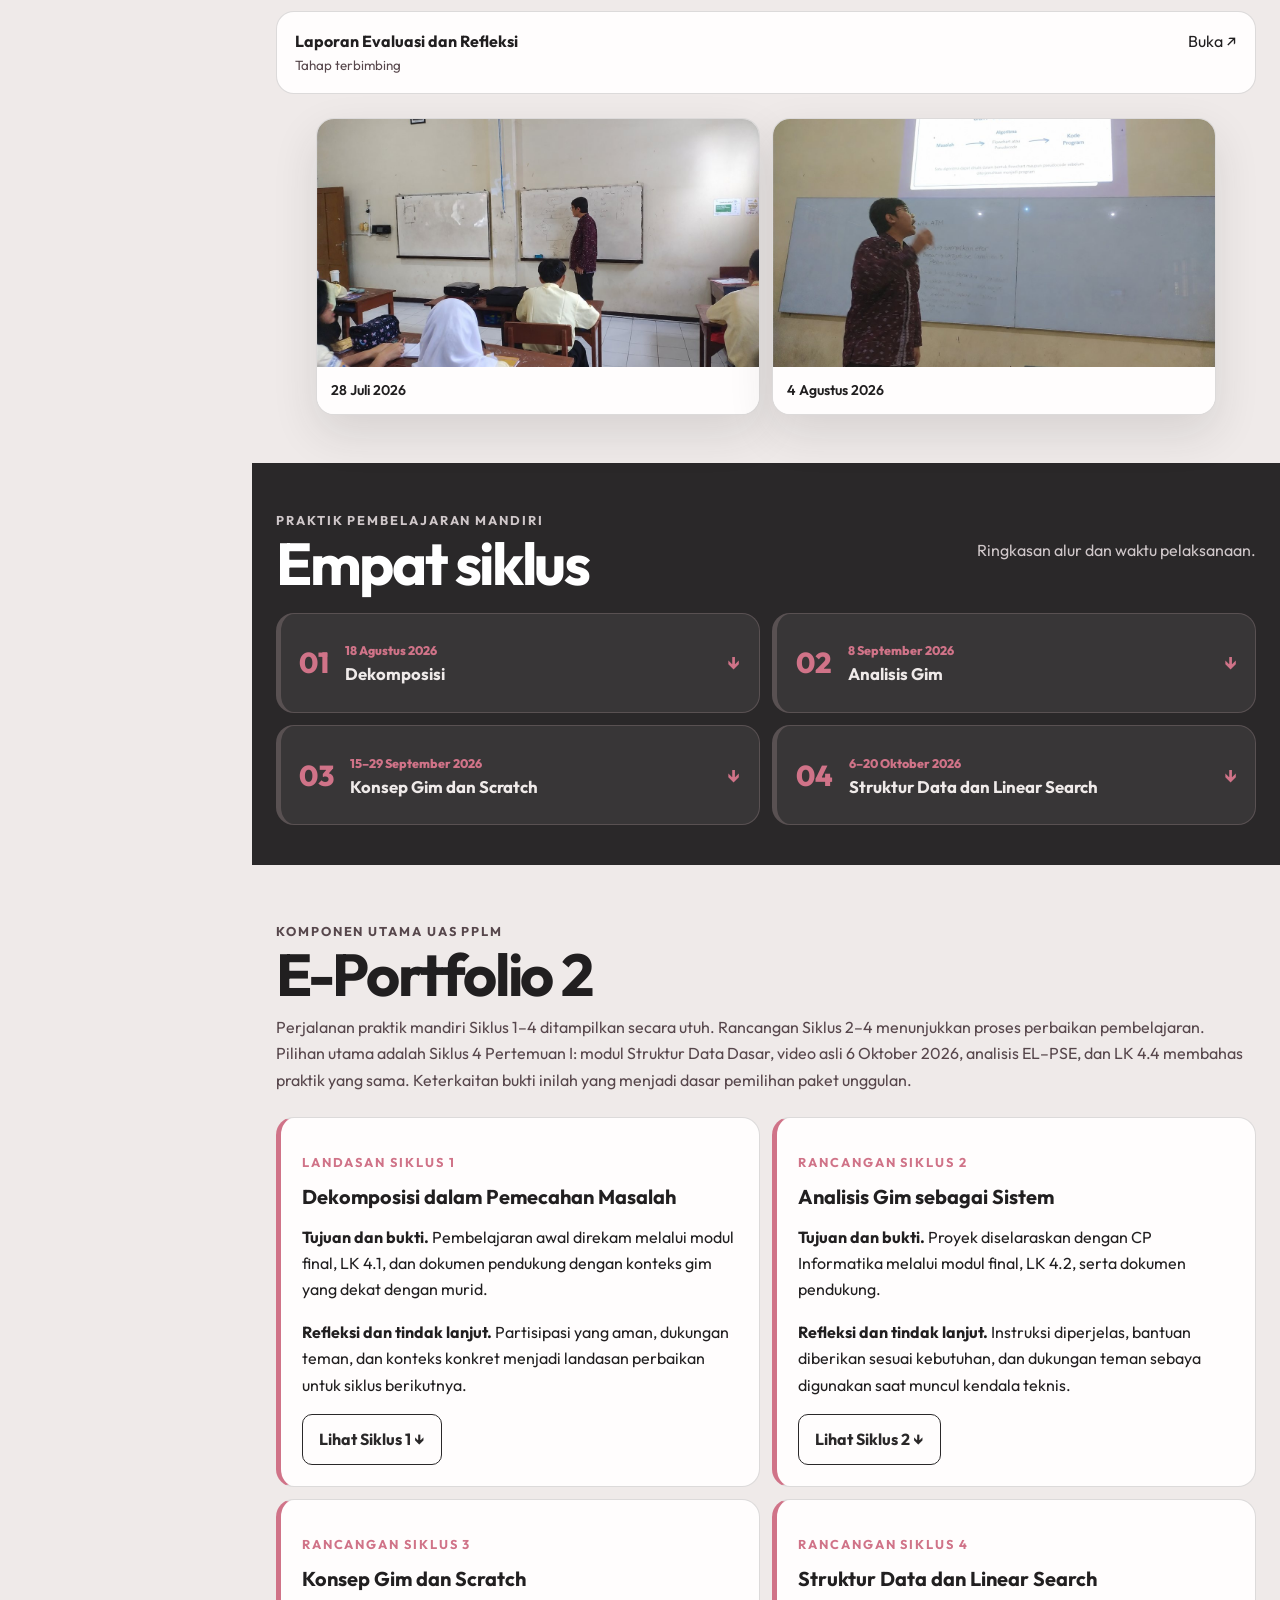
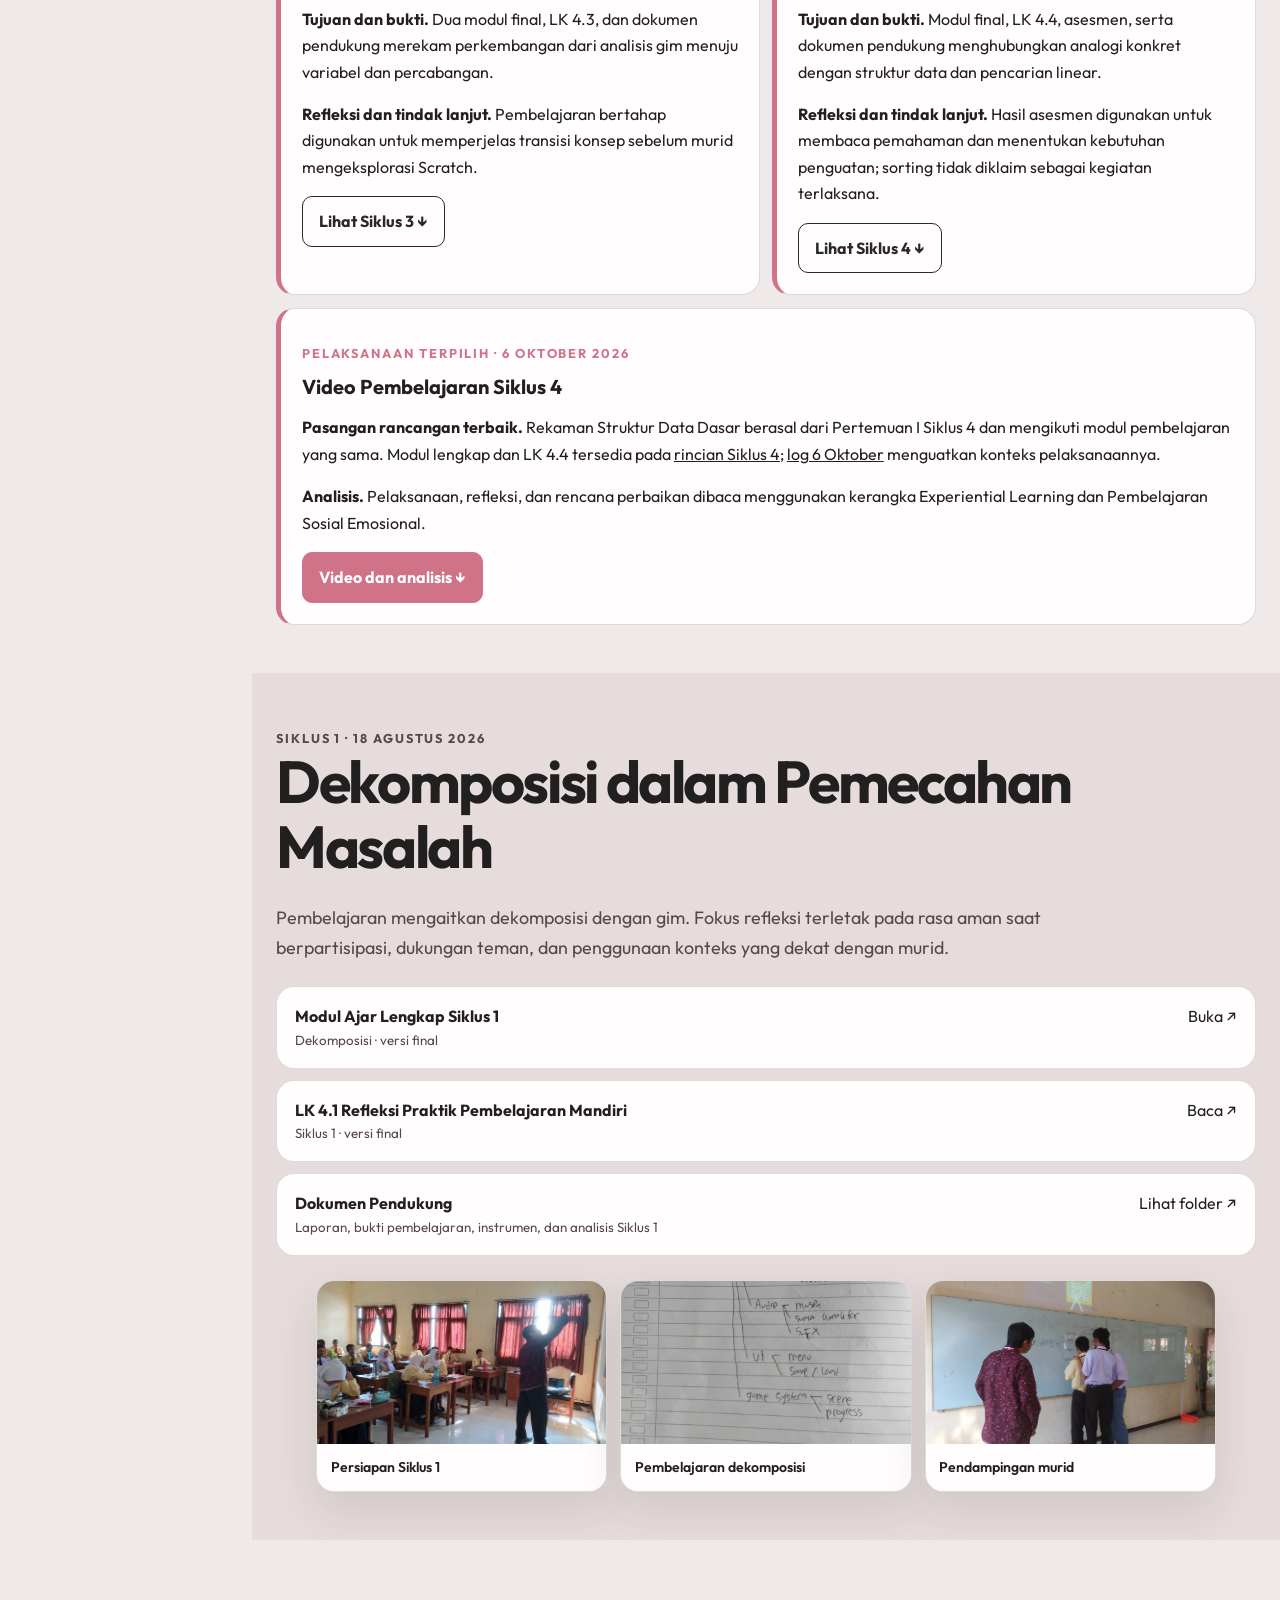
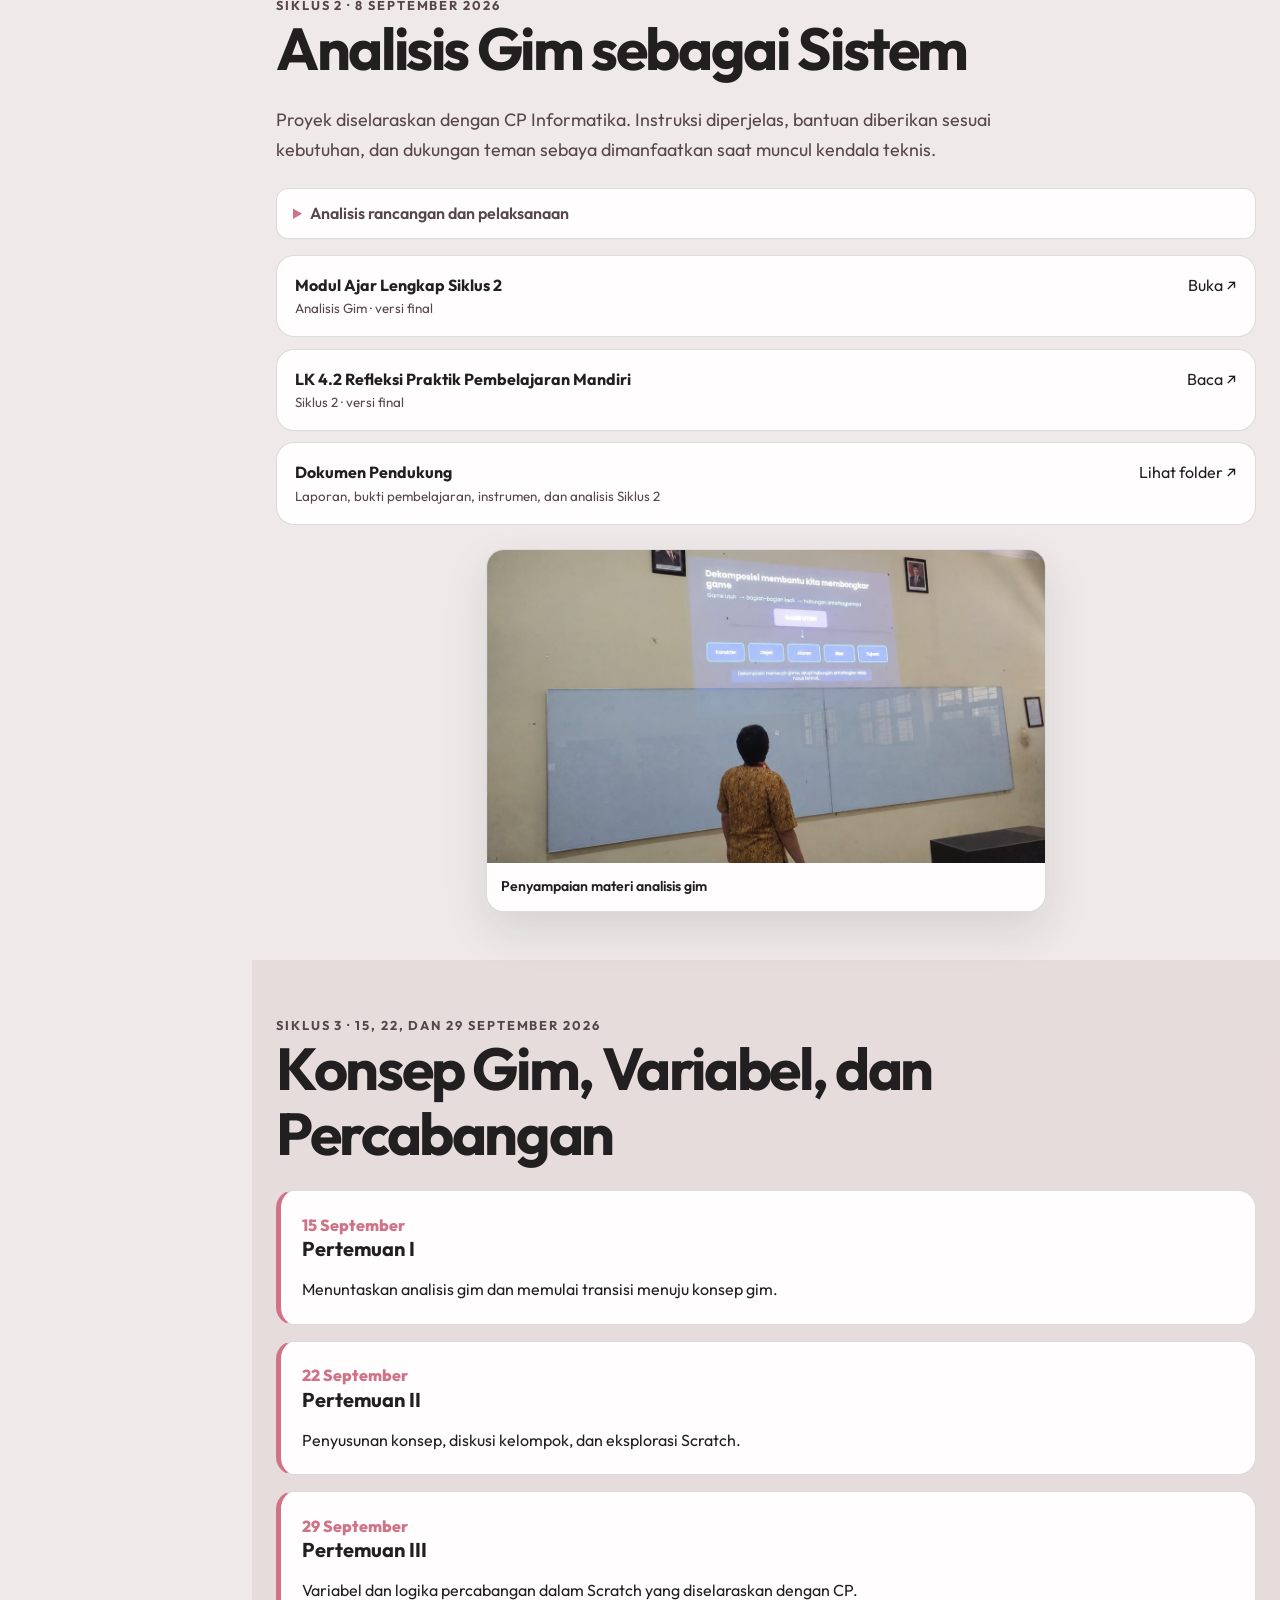
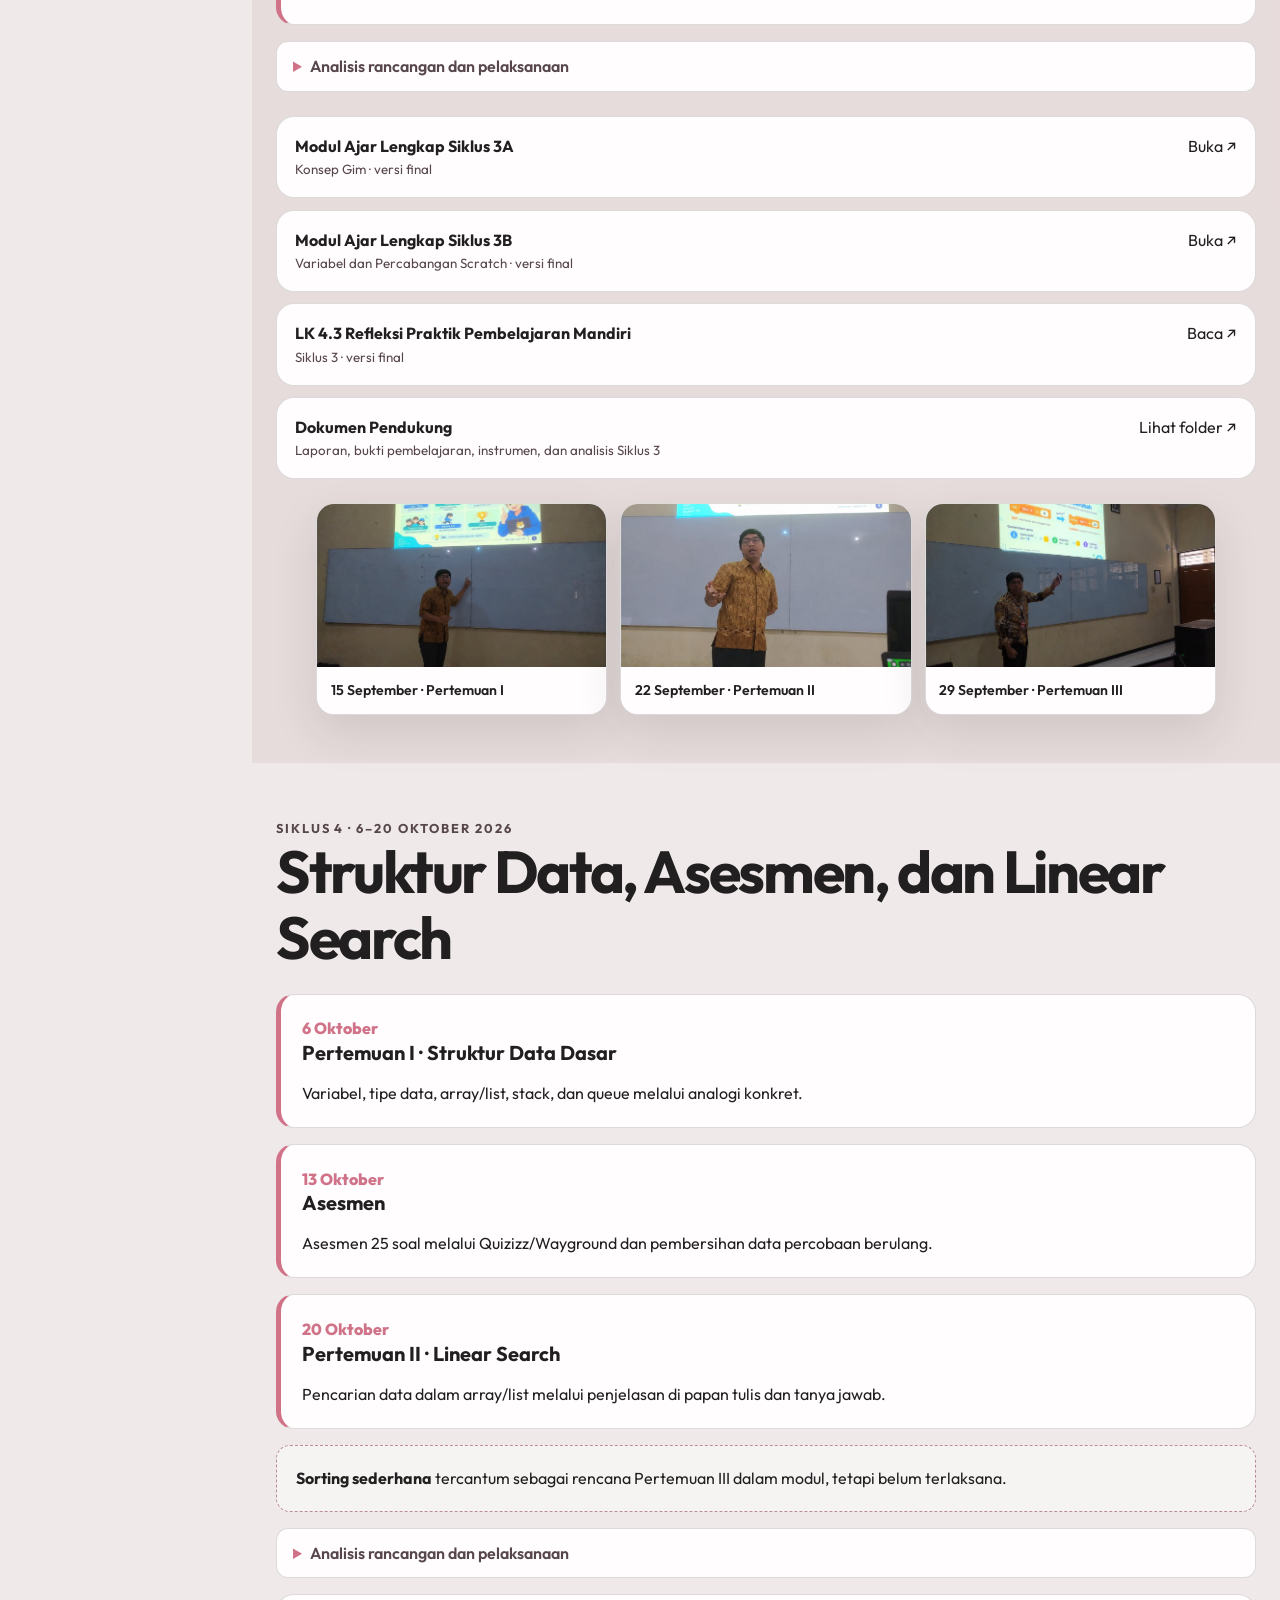
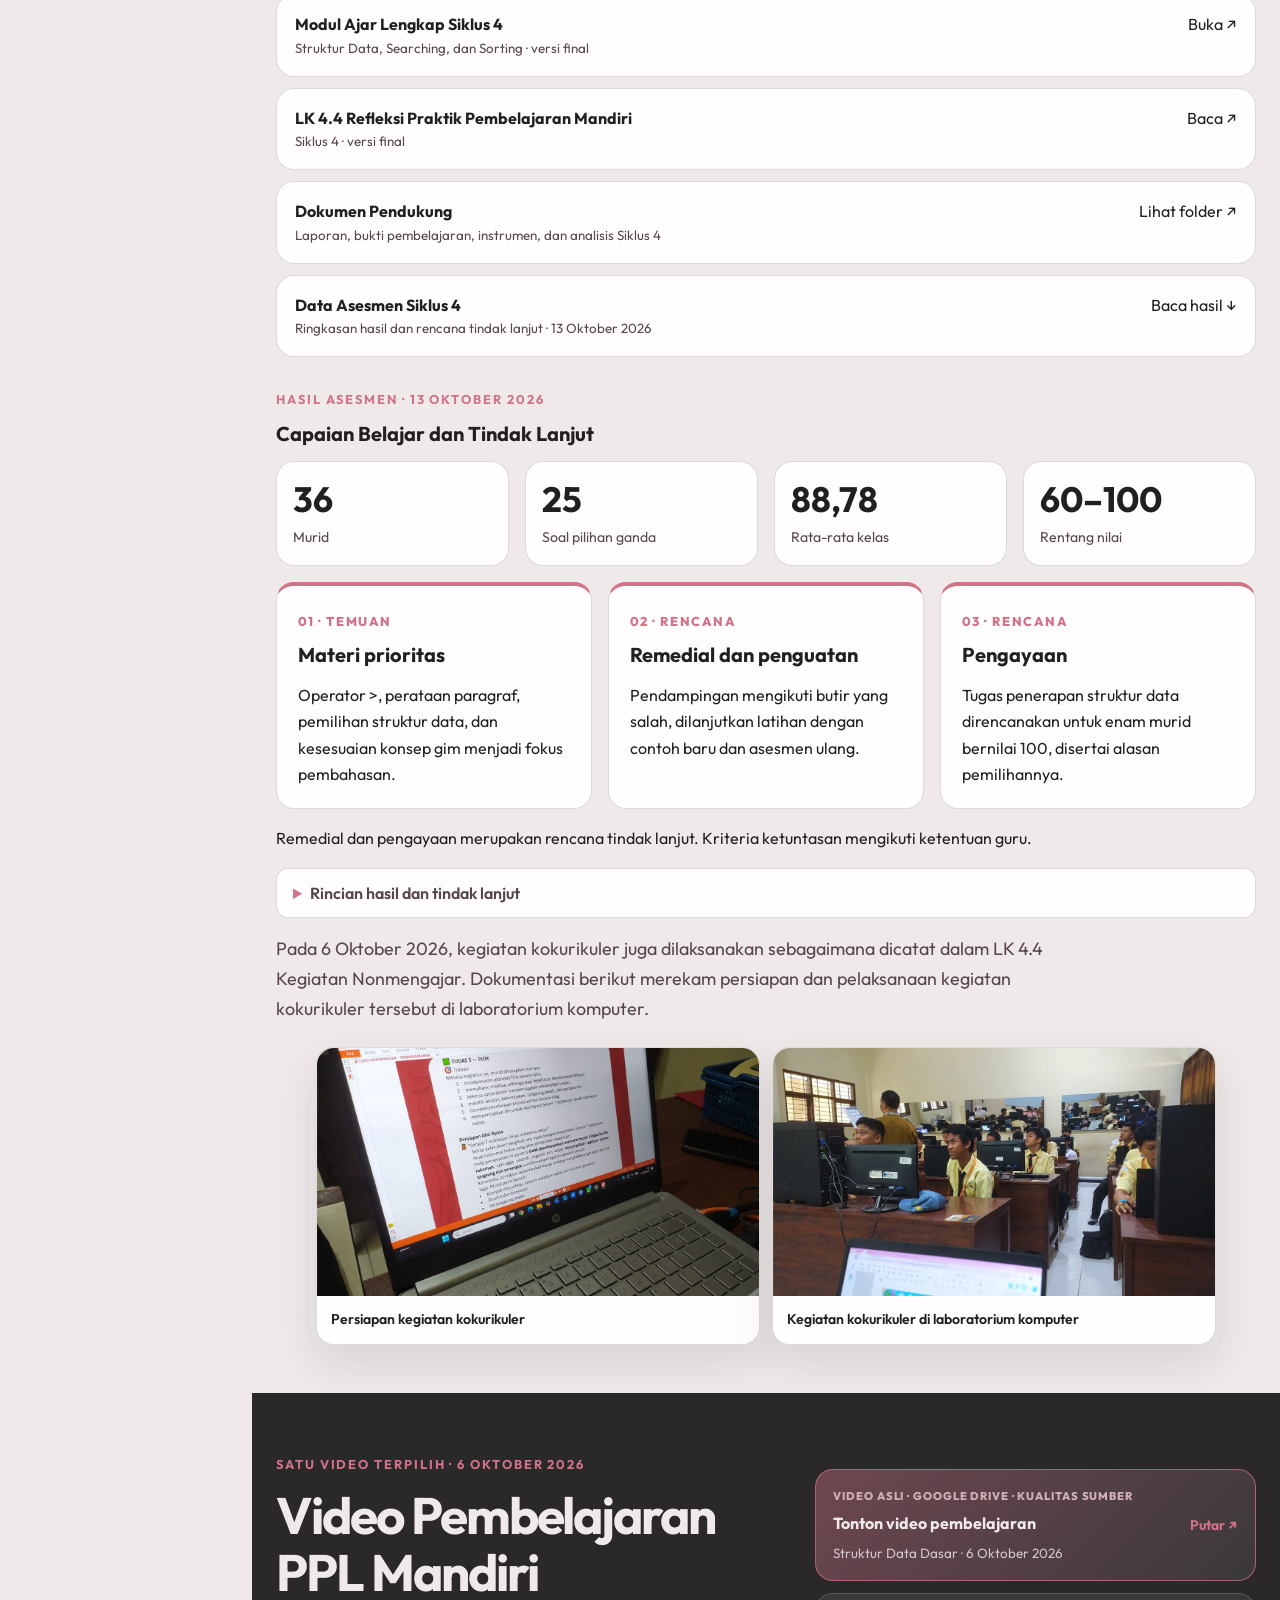
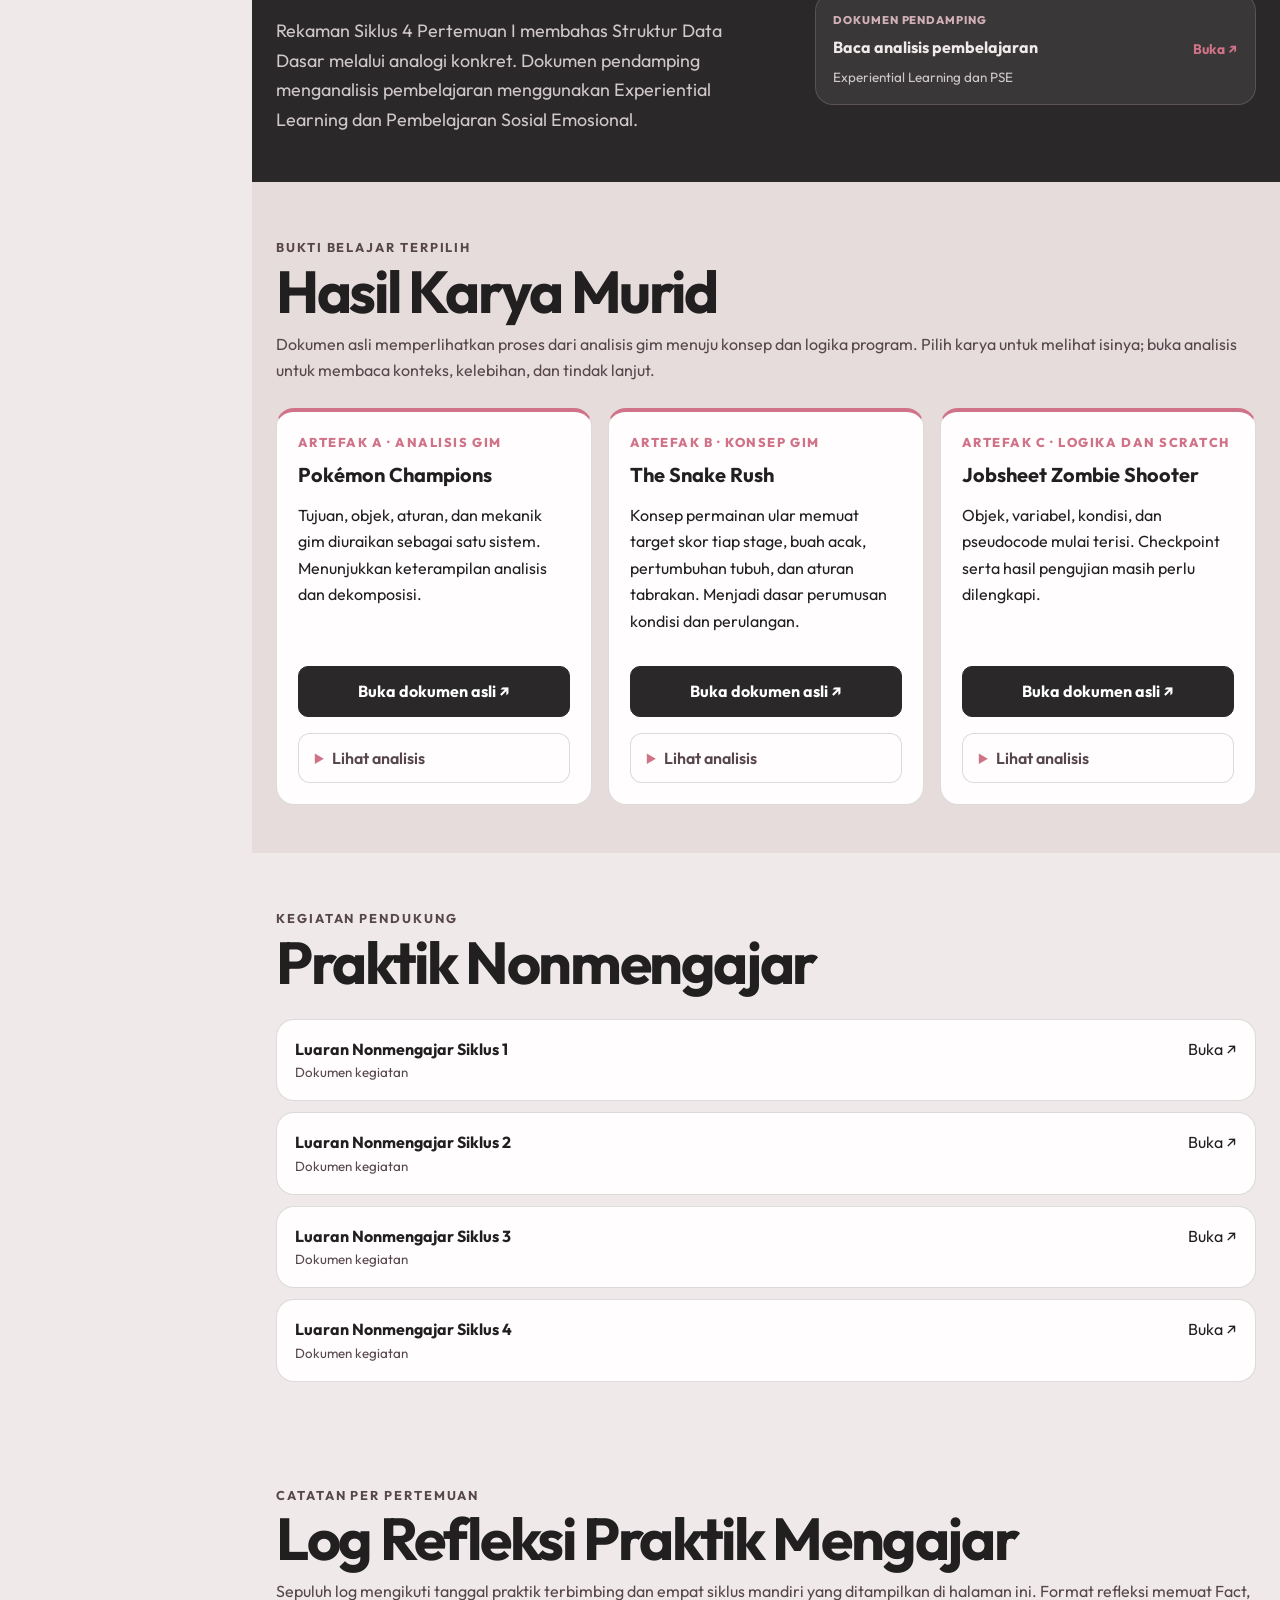
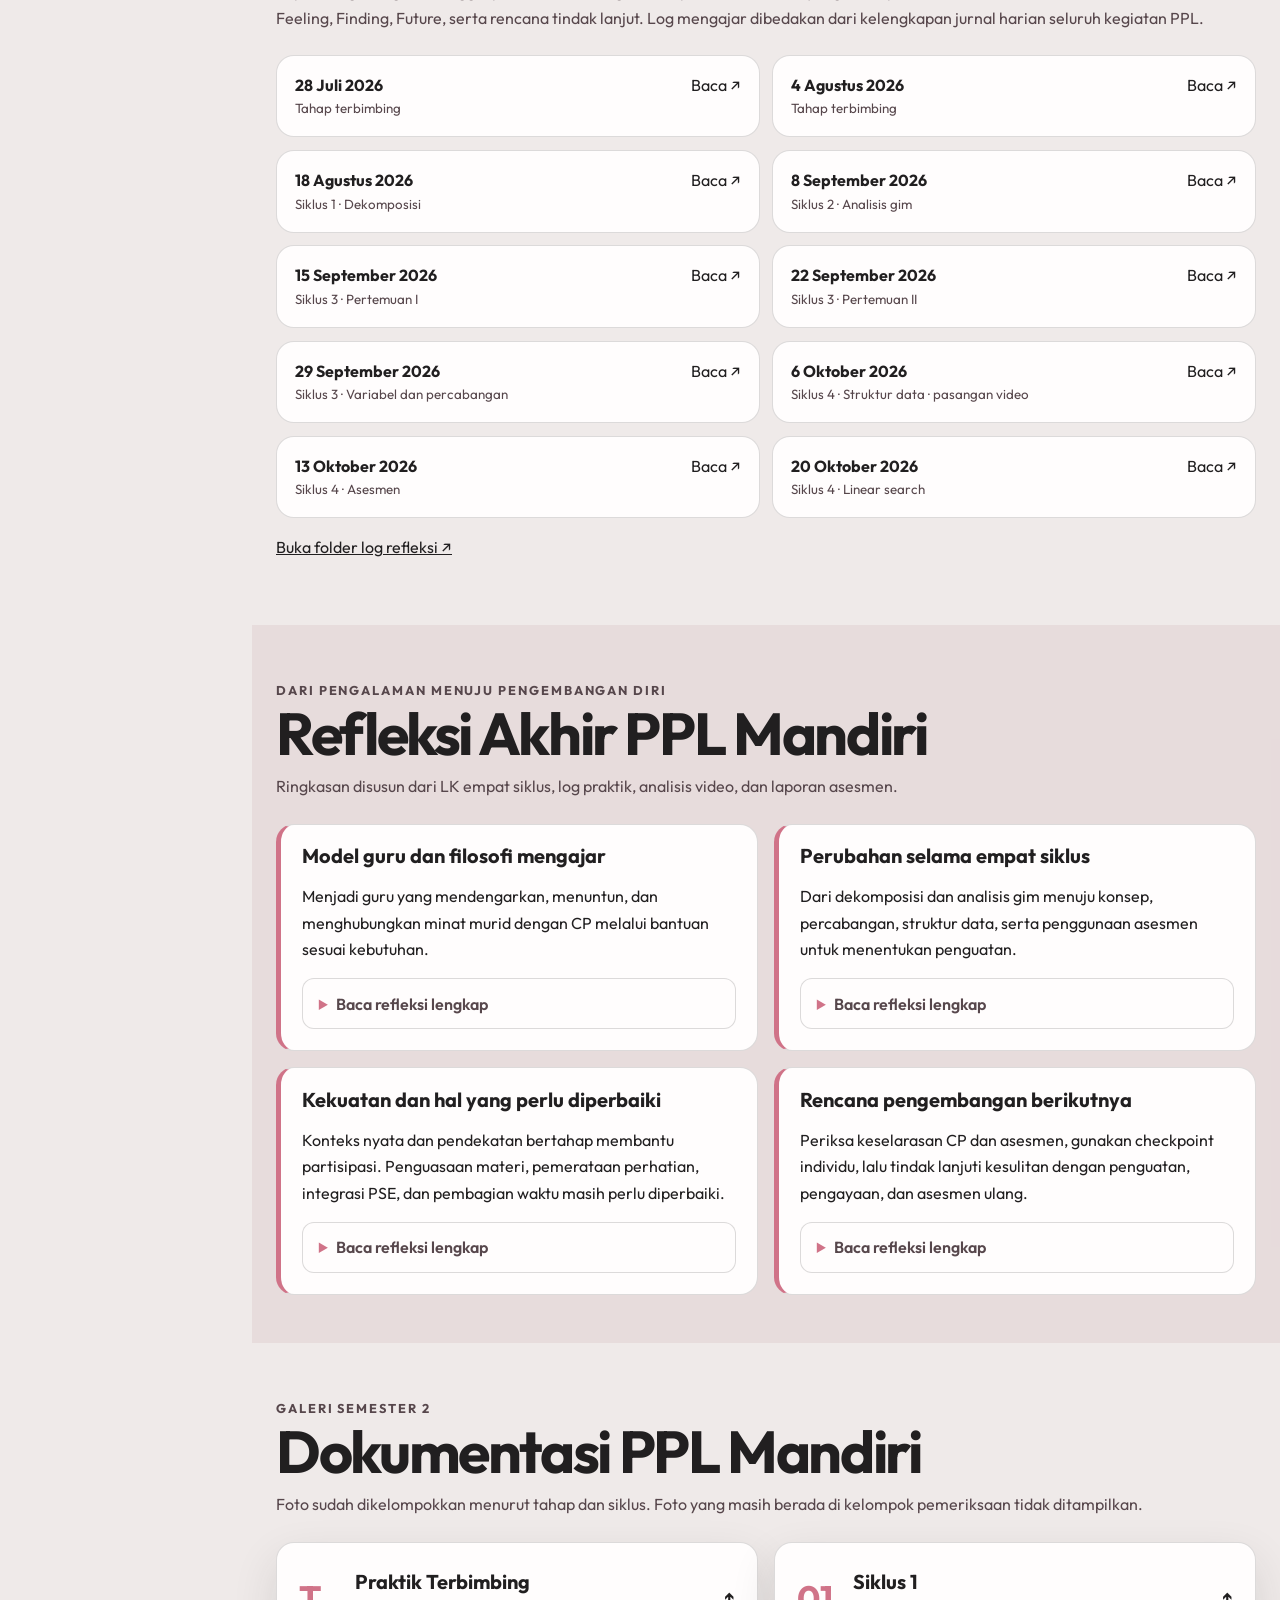
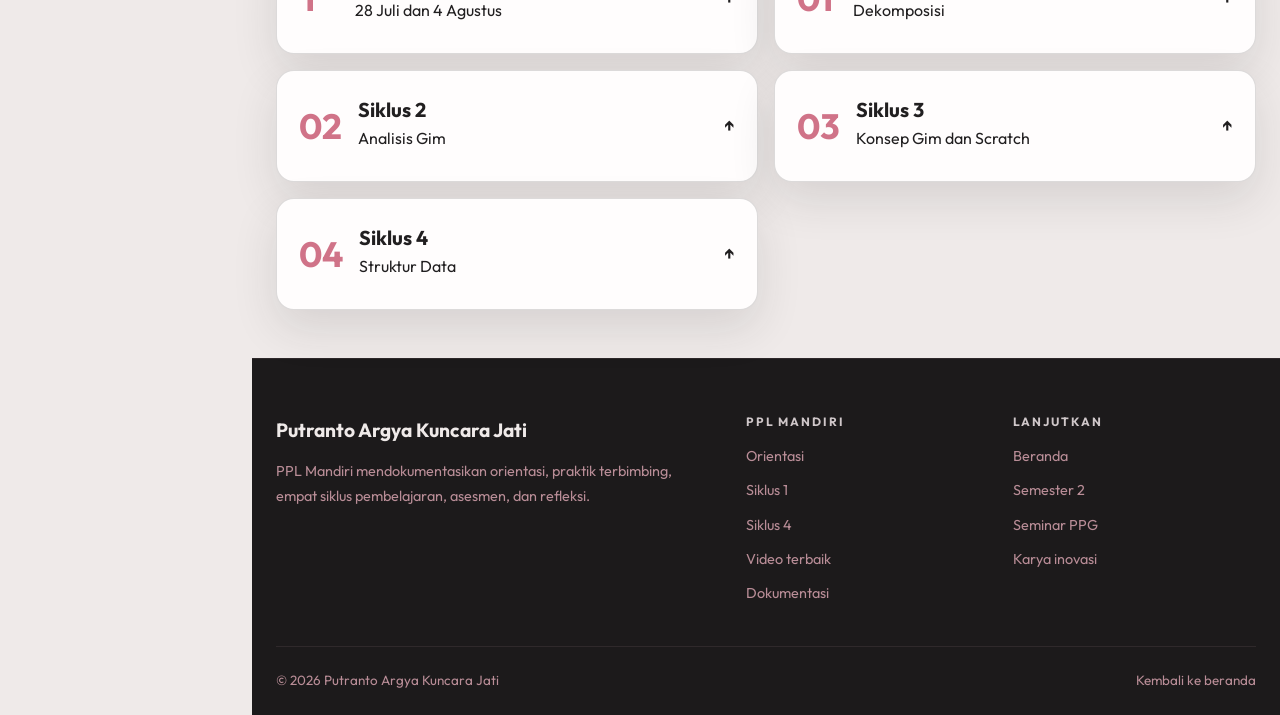
<file: pplm.html>
<!doctype html>
<html lang="id">
<head><meta charset="utf-8"><meta name="viewport" content="width=device-width,initial-scale=1"><title>PPL Mandiri · E-Portofolio Putranto Argya</title><link rel="icon" href="img/logo.png"><link rel="preconnect" href="https://fonts.googleapis.com"><link rel="preconnect" href="https://fonts.gstatic.com" crossorigin><link href="https://fonts.googleapis.com/css2?family=Outfit:wght@400;500;600;700;800&amp;display=swap" rel="stylesheet"><link rel="stylesheet" href="assets/css/site.css?v=20261031-logo-v1"><script src="assets/js/site.js?v=20261027-scrollspy-v6" defer></script></head>
<body class="pplm-page" data-reveal-page>
  <a class="skip-link" href="#main-content">Lewati navigasi</a>
  <aside class="site-sidebar"><a class="site-brand" href="index.html"><img class="brand-mark" src="img/logo.png" alt=""><span><strong>Putranto Argya</strong><small>E-PORTOFOLIO PPG</small></span></a><nav class="site-nav has-current-section" aria-label="Navigasi utama"><a href="index.html">Beranda</a><a href="semester1.html">Semester 1</a><a href="semester2.html">Semester 2</a><span class="nav-label">PPL MANDIRI</span><a href="#orientasi" aria-current="location">Orientasi</a><a href="#terbimbing">Praktik terbimbing</a><a href="#eportfolio-2">E-Portfolio 2</a><a href="#siklus-1">Siklus 1</a><a href="#siklus-2">Siklus 2</a><a href="#siklus-3">Siklus 3</a><a href="#siklus-4">Siklus 4</a><a href="#video-terbaik">Video terbaik</a><a href="#hasil-karya">Karya murid</a><a href="#log-refleksi">Log refleksi</a><a href="#refleksi-akhir">Refleksi akhir</a><a href="#laporan" hidden>Laporan</a><a href="#dokumentasi">Dokumentasi</a></nav></aside>
  <div class="mobile-bar"><a class="mobile-brand" href="index.html">Putranto Argya</a><details class="mobile-nav"><summary aria-label="Buka menu">☰</summary><nav aria-label="Navigasi seluler"><a href="index.html">Beranda</a><a href="semester2.html">Semester 2</a><a href="#terbimbing">Terbimbing</a><a href="#eportfolio-2">E-Portfolio 2</a><a href="#siklus-1">Siklus 1</a><a href="#siklus-2">Siklus 2</a><a href="#siklus-3">Siklus 3</a><a href="#siklus-4">Siklus 4</a><a href="#video-terbaik">Video</a><a href="#hasil-karya">Karya murid</a><a href="#log-refleksi">Log refleksi</a><a href="#refleksi-akhir">Refleksi akhir</a></nav></details></div>
  <div class="site-shell"><main id="main-content" class="page-main">
    <div class="page-width topline"><p class="breadcrumb"><a href="index.html">Beranda</a> / <a href="semester2.html">Semester 2</a> / PPL Mandiri</p><span class="pill">SMK Negeri 1 Surabaya · X RPL 2</span></div>
    <header class="page-width detail-hero"><div class="detail-cover detail-cover-pplm"><span>PPLM</span></div><div><p class="eyebrow">Praktik Pengalaman Lapangan Mandiri</p><h1 style="font-size:clamp(3rem,7vw,5.8rem)">Mengajar, membaca bukti, memperbaiki langkah.</h1><p class="lead">Perjalanan dari orientasi dan praktik terbimbing menuju empat siklus pembelajaran mandiri. Tanggal pertemuan diselaraskan dengan modul dan log refleksi aktual.</p><div class="actions"><a class="button rose" href="#video-terbaik">Video terbaik ↓</a><a class="button secondary" href="#dokumentasi">Lihat dokumentasi</a></div></div></header>

    <section id="orientasi" class="section rosewash"><div class="page-width"><div class="section-heading"><div><p class="eyebrow">Tahap awal</p><h2>Orientasi dan Observasi</h2></div></div><div class="document-list"><a class="document-link" href="https://drive.google.com/file/d/1ppYZKxQu2VZQAv8LeuYY5RIEyGfJhNX1/view"><span><strong>LK 1 PPL Mandiri</strong><small>Orientasi awal · versi final</small></span><span>Buka ↗</span></a><a class="document-link" href="https://drive.google.com/file/d/1gTdemDP5aBsqgYQ17E97NNUB2nWjV-hC/view"><span><strong>LK 2 Observasi PPL Mandiri</strong><small>Observasi lingkungan dan pembelajaran · versi final</small></span><span>Buka ↗</span></a></div></div></section>

    <section id="terbimbing" class="section"><div class="page-width"><div class="section-heading"><div><p class="eyebrow">28 Juli &amp; 4 Agustus 2026</p><h2>Praktik Pembelajaran Terbimbing</h2></div></div><p class="lead">Tahap awal PPL Mandiri untuk mengenali kondisi kelas, menyesuaikan media, tempo penyampaian, ketegasan, dan pengelolaan waktu. Bagian ini berbeda dari PPL Terbimbing Semester 1.</p><div class="document-list"><a class="document-link" href="https://drive.google.com/file/d/1x96k3oJWUWBrh3jcBWLMk3KXX_jDODtJ/view"><span><strong>LK 3 Refleksi Praktik Mengajar Terbimbing PPLM</strong><small>Refleksi tahap terbimbing Semester 2 · versi final</small></span><span>Buka ↗</span></a><a class="document-link" href="https://docs.google.com/document/d/128FpN1SYzcZV38YJUB7xsHKCxe_n7p_1tEpdzQ72cAY/edit"><span><strong>Laporan Pelaksanaan</strong><small>Praktik pembelajaran terbimbing</small></span><span>Buka ↗</span></a><a class="document-link" href="https://docs.google.com/document/d/1sU89YXYsuIo8g1uNPYNudMU6dphsOpR-WYET06vjnSY/edit"><span><strong>Laporan Evaluasi dan Refleksi</strong><small>Tahap terbimbing</small></span><span>Buka ↗</span></a></div><figure class="photo-grid" style="margin:1.5rem 0 0"><a href="assets/media/semester2/ppl/terbimbing/2026-07-28/20260728_71925AMByGPSMapCamera.webp" target="_blank" rel="noopener"><img src="assets/media/semester2/ppl/cleaned/t01-praktik-terbimbing-clean.jpg" alt="Praktik pembelajaran terbimbing pada 28 Juli 2026" loading="lazy" decoding="async"><figcaption>28 Juli 2026</figcaption></a><a href="assets/media/semester2/ppl/terbimbing/2026-08-04/20260804_84241AMByGPSMapCamera.webp" target="_blank" rel="noopener"><img src="assets/media/semester2/ppl/cleaned/t02-praktik-terbimbing-clean.jpg" alt="Praktik pembelajaran terbimbing pada 4 Agustus 2026" loading="lazy" decoding="async"><figcaption>4 Agustus 2026</figcaption></a></figure></div></section>

    <section class="section dark cycle-summary"><div class="page-width"><div class="section-heading"><div><p class="eyebrow">Praktik pembelajaran mandiri</p><h2>Empat siklus</h2></div><p>Ringkasan alur dan waktu pelaksanaan.</p></div><div class="cycle-summary-grid"><a class="timeline-card cycle-summary-card" href="#siklus-1"><span class="cycle-summary-number">01</span><span><time datetime="2026-08-18">18 Agustus 2026</time><h3>Dekomposisi</h3></span><strong aria-hidden="true">↓</strong></a><a class="timeline-card cycle-summary-card" href="#siklus-2"><span class="cycle-summary-number">02</span><span><time datetime="2026-09-08">8 September 2026</time><h3>Analisis Gim</h3></span><strong aria-hidden="true">↓</strong></a><a class="timeline-card cycle-summary-card" href="#siklus-3"><span class="cycle-summary-number">03</span><span><time>15–29 September 2026</time><h3>Konsep Gim dan Scratch</h3></span><strong aria-hidden="true">↓</strong></a><a class="timeline-card cycle-summary-card" href="#siklus-4"><span class="cycle-summary-number">04</span><span><time>6–20 Oktober 2026</time><h3>Struktur Data dan Linear Search</h3></span><strong aria-hidden="true">↓</strong></a></div></div></section>

    <section id="eportfolio-2" class="section"><div class="page-width"><div class="section-heading"><div><p class="eyebrow">Komponen utama UAS PPLM</p><h2>E-Portfolio 2</h2><p>Perjalanan praktik mandiri Siklus 1–4 ditampilkan secara utuh. Rancangan Siklus 2–4 menunjukkan proses perbaikan pembelajaran. Pilihan utama adalah Siklus 4 Pertemuan I: modul Struktur Data Dasar, video asli 6 Oktober 2026, analisis EL–PSE, dan LK 4.4 membahas praktik yang sama. Keterkaitan bukti inilah yang menjadi dasar pemilihan paket unggulan.</p></div></div><div class="cycle-summary-grid"><article class="timeline-card" data-eportfolio-component="cycle"><p class="eyebrow">Landasan Siklus 1</p><h3>Dekomposisi dalam Pemecahan Masalah</h3><p><strong>Tujuan dan bukti.</strong> Pembelajaran awal direkam melalui modul final, LK 4.1, dan dokumen pendukung dengan konteks gim yang dekat dengan murid.</p><p><strong>Refleksi dan tindak lanjut.</strong> Partisipasi yang aman, dukungan teman, dan konteks konkret menjadi landasan perbaikan untuk siklus berikutnya.</p><a class="button secondary" href="#siklus-1">Lihat Siklus 1 ↓</a></article><article class="timeline-card" data-eportfolio-component="cycle"><p class="eyebrow">Rancangan Siklus 2</p><h3>Analisis Gim sebagai Sistem</h3><p><strong>Tujuan dan bukti.</strong> Proyek diselaraskan dengan CP Informatika melalui modul final, LK 4.2, serta dokumen pendukung.</p><p><strong>Refleksi dan tindak lanjut.</strong> Instruksi diperjelas, bantuan diberikan sesuai kebutuhan, dan dukungan teman sebaya digunakan saat muncul kendala teknis.</p><a class="button secondary" href="#siklus-2">Lihat Siklus 2 ↓</a></article><article class="timeline-card" data-eportfolio-component="cycle"><p class="eyebrow">Rancangan Siklus 3</p><h3>Konsep Gim dan Scratch</h3><p><strong>Tujuan dan bukti.</strong> Dua modul final, LK 4.3, dan dokumen pendukung merekam perkembangan dari analisis gim menuju variabel dan percabangan.</p><p><strong>Refleksi dan tindak lanjut.</strong> Pembelajaran bertahap digunakan untuk memperjelas transisi konsep sebelum murid mengeksplorasi Scratch.</p><a class="button secondary" href="#siklus-3">Lihat Siklus 3 ↓</a></article><article class="timeline-card" data-eportfolio-component="cycle"><p class="eyebrow">Rancangan Siklus 4</p><h3>Struktur Data dan Linear Search</h3><p><strong>Tujuan dan bukti.</strong> Modul final, LK 4.4, asesmen, serta dokumen pendukung menghubungkan analogi konkret dengan struktur data dan pencarian linear.</p><p><strong>Refleksi dan tindak lanjut.</strong> Hasil asesmen digunakan untuk membaca pemahaman dan menentukan kebutuhan penguatan; sorting tidak diklaim sebagai kegiatan terlaksana.</p><a class="button secondary" href="#siklus-4">Lihat Siklus 4 ↓</a></article><article class="timeline-card" data-eportfolio-component="video" style="grid-column:1 / -1"><p class="eyebrow">Pelaksanaan terpilih · 6 Oktober 2026</p><h3>Video Pembelajaran Siklus 4</h3><p><strong>Pasangan rancangan terbaik.</strong> Rekaman Struktur Data Dasar berasal dari Pertemuan I Siklus 4 dan mengikuti modul pembelajaran yang sama. Modul lengkap dan LK 4.4 tersedia pada <a href="#siklus-4">rincian Siklus 4</a>; <a href="#log-refleksi">log 6 Oktober</a> menguatkan konteks pelaksanaannya.</p><p><strong>Analisis.</strong> Pelaksanaan, refleksi, dan rencana perbaikan dibaca menggunakan kerangka Experiential Learning dan Pembelajaran Sosial Emosional.</p><a class="button rose" href="#video-terbaik">Video dan analisis ↓</a></article></div></div></section>

    <section id="siklus-1" class="section rosewash"><div class="page-width"><div class="section-heading"><div><p class="eyebrow">Siklus 1 · 18 Agustus 2026</p><h2>Dekomposisi dalam Pemecahan Masalah</h2></div></div><p class="lead">Pembelajaran mengaitkan dekomposisi dengan gim. Fokus refleksi terletak pada rasa aman saat berpartisipasi, dukungan teman, dan penggunaan konteks yang dekat dengan murid.</p><div class="document-list"><a class="document-link" href="https://drive.google.com/file/d/1WaPFn7QDjtJgnMlc5WEmExLJGdiJ04-2/view"><span><strong>Modul Ajar Lengkap Siklus 1</strong><small>Dekomposisi · versi final</small></span><span>Buka ↗</span></a><a class="document-link" href="https://drive.google.com/file/d/1S55NSAc80JNqwbZXmgsyfTDeE923jiIM/view"><span><strong>LK 4.1 Refleksi Praktik Pembelajaran Mandiri</strong><small>Siklus 1 · versi final</small></span><span>Baca ↗</span></a><a class="document-link" href="https://drive.google.com/drive/folders/1YFrblZR5f_HR6fcHQTPvnJVK_6kEzH9I"><span><strong>Dokumen Pendukung</strong><small>Laporan, bukti pembelajaran, instrumen, dan analisis Siklus 1</small></span><span>Lihat folder ↗</span></a></div><figure class="photo-grid" style="margin:1.5rem 0 0"><a href="assets/media/semester2/ppl/siklus-1/2026-08-18/20260818_83034AMByGPSMapCamera.webp" target="_blank" rel="noopener"><img src="assets/media/semester2/ppl/cleaned/s1-01-persiapan-clean.jpg" alt="Persiapan pembelajaran Siklus 1" loading="lazy" decoding="async"><figcaption>Persiapan Siklus 1</figcaption></a><a href="assets/media/semester2/ppl/siklus-1/2026-08-18/20260818_94931AMByGPSMapCamera.webp" target="_blank" rel="noopener"><img src="assets/media/semester2/ppl/cleaned/s1-02-dekomposisi-clean.jpg" alt="Artefak pembelajaran dekomposisi Siklus 1" loading="lazy" decoding="async"><figcaption>Pembelajaran dekomposisi</figcaption></a><a href="assets/media/semester2/ppl/siklus-1/2026-08-18/20260818_83756AMByGPSMapCamera.webp" target="_blank" rel="noopener"><img src="assets/media/semester2/ppl/cleaned/s1-03-pendampingan-murid-clean.jpg" alt="Pendampingan murid pada pembelajaran Siklus 1" loading="lazy" decoding="async"><figcaption>Pendampingan murid</figcaption></a></figure></div></section>

    <section id="siklus-2" class="section"><div class="page-width"><div class="section-heading"><div><p class="eyebrow">Siklus 2 · 8 September 2026</p><h2>Analisis Gim sebagai Sistem</h2></div></div><p class="lead">Proyek diselaraskan dengan CP Informatika. Instruksi diperjelas, bantuan diberikan sesuai kebutuhan, dan dukungan teman sebaya dimanfaatkan saat muncul kendala teknis.</p><details class="analysis-details cycle-analysis"><summary>Analisis rancangan dan pelaksanaan</summary><div class="analysis-body"><p>Konteks gim digunakan untuk menghubungkan minat murid dengan CP Informatika. Pendampingan bertahap dan bantuan teman sebaya memberi dukungan sesuai kebutuhan; ini sejalan dengan scaffolding dan pembelajaran berpusat pada murid. Log 8 September mencatat sebagian besar murid dapat mengerjakan tugas, sekitar dua atau tiga murid bertanya langsung, dan seorang murid lebih nyaman dibantu temannya. Temuan ini mendukung adanya partisipasi dan kebutuhan bantuan yang berbeda, tetapi belum menjadi rekap penguasaan tiap indikator. Perbaikan berikutnya adalah menyederhanakan tahapan, memeriksa pemahaman murid yang dibantu teman, serta memeratakan perhatian. <a href="#hasil-karya">Contoh karya dan analisisnya</a> melengkapi narasi pelaksanaan.</p></div></details><div class="document-list"><a class="document-link" href="https://drive.google.com/file/d/1UtACCuiQO7W_AXsZVTzKbhulU2Oiea32/view"><span><strong>Modul Ajar Lengkap Siklus 2</strong><small>Analisis Gim · versi final</small></span><span>Buka ↗</span></a><a class="document-link" href="https://drive.google.com/file/d/160yLHo5uyBKEIFz844m8U9tFpV5yKOlO/view"><span><strong>LK 4.2 Refleksi Praktik Pembelajaran Mandiri</strong><small>Siklus 2 · versi final</small></span><span>Baca ↗</span></a><a class="document-link" href="https://drive.google.com/drive/folders/1WTAwKRsezmMGeN3V6uI1QtYWkpv2kdB-"><span><strong>Dokumen Pendukung</strong><small>Laporan, bukti pembelajaran, instrumen, dan analisis Siklus 2</small></span><span>Lihat folder ↗</span></a></div><figure class="photo-grid" style="margin:1.5rem 0 0"><a href="assets/media/semester2/ppl/siklus-2/2026-09-08/20260908_82942AMByGPSMapCamera.webp" target="_blank" rel="noopener"><img src="assets/media/semester2/ppl/cleaned/s2-01-analisis-gim-clean.jpg" alt="Penyampaian materi analisis gim sebagai sistem pada Siklus 2" loading="lazy" decoding="async"><figcaption>Penyampaian materi analisis gim</figcaption></a></figure></div></section>

    <section id="siklus-3" class="section rosewash"><div class="page-width"><div class="section-heading"><div><p class="eyebrow">Siklus 3 · 15, 22, dan 29 September 2026</p><h2>Konsep Gim, Variabel, dan Percabangan</h2></div></div><div class="timeline"><article class="timeline-card"><time datetime="2026-09-15">15 September</time><h3>Pertemuan I</h3><p>Menuntaskan analisis gim dan memulai transisi menuju konsep gim.</p></article><article class="timeline-card"><time datetime="2026-09-22">22 September</time><h3>Pertemuan II</h3><p>Penyusunan konsep, diskusi kelompok, dan eksplorasi Scratch.</p></article><article class="timeline-card"><time datetime="2026-09-29">29 September</time><h3>Pertemuan III</h3><p>Variabel dan logika percabangan dalam Scratch yang diselaraskan dengan CP.</p></article></div><details class="analysis-details cycle-analysis"><summary>Analisis rancangan dan pelaksanaan</summary><div class="analysis-body"><p>Urutan analisis gim, konsep gim, variabel, dan percabangan memberi jembatan dari gagasan menuju logika program. Dalam kerangka konstruktivisme dan scaffolding, contoh yang dekat dengan proyek murid menjadi pijakan sebelum mencoba konteks lain. Log 29 September mencatat murid antusias saat contoh percabangan dikaitkan dengan kebutuhan proyek dan dapat menjawab contoh yang diberikan. Namun, respons lisan belum membuktikan semua murid mampu membuat program secara mandiri. Tindak lanjutnya adalah pertanyaan transfer dengan contoh berbeda, checkpoint individu, dan bantuan yang dikurangi bertahap. Contoh konsep dan jobsheet pada <a href="#hasil-karya">karya murid</a> dibaca sesuai bagian yang benar-benar terisi; tahap pengujian program tidak dianggap selesai.</p></div></details><div class="document-list" style="margin-top:1.5rem"><a class="document-link" href="https://drive.google.com/file/d/1umR-6-vZLciqv3Nuvk8nKrW2xFahjXe2/view"><span><strong>Modul Ajar Lengkap Siklus 3A</strong><small>Konsep Gim · versi final</small></span><span>Buka ↗</span></a><a class="document-link" href="https://drive.google.com/file/d/1q5Mbaryfyo0g0PkcCj5QG2ew6k6sLcPi/view"><span><strong>Modul Ajar Lengkap Siklus 3B</strong><small>Variabel dan Percabangan Scratch · versi final</small></span><span>Buka ↗</span></a><a class="document-link" href="https://drive.google.com/file/d/13J2RW656XRuLFnq6TschhchhMKpO4EhR/view"><span><strong>LK 4.3 Refleksi Praktik Pembelajaran Mandiri</strong><small>Siklus 3 · versi final</small></span><span>Baca ↗</span></a><a class="document-link" href="https://drive.google.com/drive/folders/1NEFTn3_iBXsy8Ezsc3tX4ubekaQX29XL"><span><strong>Dokumen Pendukung</strong><small>Laporan, bukti pembelajaran, instrumen, dan analisis Siklus 3</small></span><span>Lihat folder ↗</span></a></div><figure class="photo-grid" style="margin:1.5rem 0 0"><a href="assets/media/semester2/ppl/siklus-3/2026-09-15/20260915_94753AMByGPSMapCamera.webp" target="_blank" rel="noopener"><img src="assets/media/semester2/ppl/cleaned/s3-01-konsep-gim-clean.jpg" alt="Praktik mengajar konsep gim pada 15 September 2026" loading="lazy" decoding="async"><figcaption>15 September · Pertemuan I</figcaption></a><a href="assets/media/semester2/ppl/siklus-3/2026-09-22/20260922_72909AMByGPSMapCamera.webp" target="_blank" rel="noopener"><img src="assets/media/semester2/ppl/cleaned/s3-02-praktik-mengajar-clean.jpg" alt="Praktik mengajar konsep gim pada 22 September 2026" loading="lazy" decoding="async"><figcaption>22 September · Pertemuan II</figcaption></a><a href="assets/media/semester2/ppl/siklus-3/2026-09-29/20260929_73534AMByGPSMapCamera.webp" target="_blank" rel="noopener"><img src="assets/media/semester2/ppl/cleaned/s3-03-variabel-clean.jpg" alt="Praktik mengajar variabel pada 29 September 2026" loading="lazy" decoding="async"><figcaption>29 September · Pertemuan III</figcaption></a></figure></div></section>

    <section id="siklus-4" class="section"><div class="page-width"><div class="section-heading"><div><p class="eyebrow">Siklus 4 · 6–20 Oktober 2026</p><h2>Struktur Data, Asesmen, dan Linear Search</h2></div></div><div class="timeline"><article class="timeline-card"><time datetime="2026-10-06">6 Oktober</time><h3>Pertemuan I · Struktur Data Dasar</h3><p>Variabel, tipe data, array/list, stack, dan queue melalui analogi konkret.</p></article><article class="timeline-card"><time datetime="2026-10-13">13 Oktober</time><h3>Asesmen</h3><p>Asesmen 25 soal melalui Quizizz/Wayground dan pembersihan data percobaan berulang.</p></article><article class="timeline-card"><time datetime="2026-10-20">20 Oktober</time><h3>Pertemuan II · Linear Search</h3><p>Pencarian data dalam array/list melalui penjelasan di papan tulis dan tanya jawab.</p></article></div><p class="pending"><strong>Sorting sederhana</strong> tercantum sebagai rencana Pertemuan III dalam modul, tetapi belum terlaksana.</p><details class="analysis-details cycle-analysis"><summary>Analisis rancangan dan pelaksanaan</summary><div class="analysis-body"><p>Analogi tumpukan buku membantu menghubungkan stack dengan pengalaman konkret; diskusi kelompok membuka ruang membaca pemahaman murid. Dalam kerangka Experiential Learning, pengalaman konkret perlu diteruskan dengan refleksi, penjelasan konsep, dan penerapan; analisis EL–PSE mencatat integrasi kompetensi sosial emosional dalam tujuan dan praktik masih perlu diperjelas. Log 20 Oktober memperlihatkan bahwa sebagian murid masih ragu menentukan kapan linear search berhenti jika data tidak ditemukan. Karena itu, antusiasme kelas tidak disamakan dengan penguasaan menyeluruh. Perbaikan diarahkan pada contoh data ditemukan/tidak ditemukan, penelusuran langkah pencarian, pembagian waktu, dan refleksi singkat murid.</p></div></details><div class="document-list"><a class="document-link" href="https://drive.google.com/file/d/1XkvZz3Rhj9vJroAele4KSJ9CylfoaGy0/view"><span><strong>Modul Ajar Lengkap Siklus 4</strong><small>Struktur Data, Searching, dan Sorting · versi final</small></span><span>Buka ↗</span></a><a class="document-link" href="https://drive.google.com/file/d/1g7Gok8SmELsrvTBQmswnfjaTrJsvgedt/view"><span><strong>LK 4.4 Refleksi Praktik Pembelajaran Mandiri</strong><small>Siklus 4 · versi final</small></span><span>Baca ↗</span></a><a class="document-link" href="https://drive.google.com/drive/folders/1OuOioMfY6zhTXwXnCpdCnHEMBR71G5CP"><span><strong>Dokumen Pendukung</strong><small>Laporan, bukti pembelajaran, instrumen, dan analisis Siklus 4</small></span><span>Lihat folder ↗</span></a><a class="document-link" href="#hasil-asesmen"><span><strong>Data Asesmen Siklus 4</strong><small>Ringkasan hasil dan rencana tindak lanjut · 13 Oktober 2026</small></span><span>Baca hasil ↓</span></a></div><div id="hasil-asesmen" class="evaluation-criteria">
      <p class="eyebrow">Hasil asesmen · 13 Oktober 2026</p><h3>Capaian Belajar dan Tindak Lanjut</h3>
      <div class="stat-grid assessment-stats"><div><strong>36</strong><span>Murid</span></div><div><strong>25</strong><span>Soal pilihan ganda</span></div><div><strong>88,78</strong><span>Rata-rata kelas</span></div><div><strong>60–100</strong><span>Rentang nilai</span></div></div>
      <div class="evaluation-criteria-grid"><article class="evaluation-criterion"><span>01 · TEMUAN</span><h3>Materi prioritas</h3><p>Operator &gt;, perataan paragraf, pemilihan struktur data, dan kesesuaian konsep gim menjadi fokus pembahasan.</p></article><article class="evaluation-criterion"><span>02 · RENCANA</span><h3>Remedial dan penguatan</h3><p>Pendampingan mengikuti butir yang salah, dilanjutkan latihan dengan contoh baru dan asesmen ulang.</p></article><article class="evaluation-criterion"><span>03 · RENCANA</span><h3>Pengayaan</h3><p>Tugas penerapan struktur data direncanakan untuk enam murid bernilai 100, disertai alasan pemilihannya.</p></article></div>
      <p>Remedial dan pengayaan merupakan rencana tindak lanjut. Kriteria ketuntasan mengikuti ketentuan guru.</p>
      <details class="analysis-details"><summary>Rincian hasil dan tindak lanjut</summary><div class="analysis-body"><div class="evaluation-overview"><article class="timeline-card"><h3>36 murid · 25 soal</h3><p>Rata-rata kelas <strong>88,78</strong>, median 88, dan rentang nilai 60–100. Tercatat 799 jawaban benar dan 101 jawaban salah dari 900 jawaban.</p><p>Empat murid memperoleh nilai di bawah 80 dan enam murid memperoleh 100. Pengelompokan nilai ini <strong>bukan penetapan ketuntasan</strong>; ketuntasan mengikuti kriteria guru.</p></article>
      <article class="timeline-card"><h3>Data yang digunakan</h3><p>Satu percobaan valid paling awal dipilih untuk setiap nomor absen. Enam percobaan tanpa jawaban dan dua percobaan valid yang lebih akhir dikeluarkan.</p><p>Acuan urutan adalah <em>Last played</em>, bukan waktu Submit tersendiri. Ringkasan ini mengikuti laporan asesmen lengkap; angka dari ringkasan sesi Wayground memakai populasi berbeda sehingga tidak dipakai sebagai rata-rata akhir.</p></article></div>
      <div class="evaluation-criteria-grid"><article class="evaluation-criterion"><span>01 · TEMUAN</span><h3>Materi prioritas</h3><p>Kesalahan terbanyak muncul pada soal 19 (operator &gt;), 8 (perataan paragraf), 25 (pilihan struktur data), dan 16 (kesesuaian konsep gim). Pola jawaban membantu menentukan contoh pembahasan, tetapi tidak membuktikan penyebab kesalahan tiap murid.</p></article>
      <article class="evaluation-criterion"><span>02 · RENCANA</span><h3>Remedial dan penguatan</h3><p>Pendampingan diprioritaskan sesuai butir yang salah. Bahas operator pada nilai di bawah, tepat pada, dan di atas batas; demonstrasikan pemilihan paragraf; lalu simulasikan List, Stack, dan Queue.</p><p>Gunakan asesmen ulang dengan contoh baru dan catat jawaban per butir untuk membandingkan pemahaman sebelum dan sesudah pendampingan. Kriteria keberhasilan mengikuti indikator serta kriteria ketuntasan guru.</p></article>
      <article class="evaluation-criterion"><span>03 · RENCANA</span><h3>Pengayaan</h3><p>Untuk enam murid bernilai 100, siapkan tugas penerapan yang meminta alasan pemilihan variabel, List, Stack, atau Queue dalam rancangan gim. Periksa ketepatan pilihan dan konsistensi alasannya dengan kebutuhan data.</p><p>Remedial, asesmen ulang, dan pengayaan di sini merupakan <strong>rencana tindak lanjut</strong>; hasil pelaksanaannya belum dilampirkan.</p></article></div>
      <p>Angka diringkas dari Laporan Hasil Asesmen Informatika X RPL 2 tanggal 13 Oktober 2026. Nama, alias, nomor absen, dan nilai individual tidak ditampilkan pada ringkasan publik.</p>
      <div class="reflection-summary"><strong>Masukan Guru Pamong</strong><p>Laporan evaluasi Siklus 4 mencatat arahan agar hasil asesmen dipakai untuk menentukan penguatan, aturan pemilihan percobaan diterapkan konsisten, dan jadwal pendampingan direncanakan lebih baik. <span hidden>Ringkasan ini merupakan masukan yang tercatat dalam laporan, bukan lembar skor penilaian GP/DPL.</span></p></div>
    </div></details>
    </div><p class="lead">Pada 6 Oktober 2026, kegiatan kokurikuler juga dilaksanakan sebagaimana dicatat dalam LK 4.4 Kegiatan Nonmengajar. Dokumentasi berikut merekam persiapan dan pelaksanaan kegiatan kokurikuler tersebut di laboratorium komputer.</p><figure class="photo-grid" style="margin:0"><a href="assets/media/semester2/ppl/siklus-4/2026-10-06/20261006_72208AMByGPSMapCamera.webp" target="_blank" rel="noopener"><img src="assets/media/semester2/ppl/cleaned/s4-01-struktur-data-clean.jpg" alt="Persiapan kegiatan kokurikuler di laboratorium komputer" loading="lazy" decoding="async"><figcaption>Persiapan kegiatan kokurikuler</figcaption></a><a href="assets/media/semester2/ppl/siklus-4/2026-10-06/20261006_72230AMByGPSMapCamera.webp" target="_blank" rel="noopener"><img src="assets/media/semester2/ppl/cleaned/s4-02-pembelajaran-lab-clean.jpg" alt="Kegiatan kokurikuler di laboratorium komputer" loading="lazy" decoding="async"><figcaption>Kegiatan kokurikuler di laboratorium komputer</figcaption></a></figure></div></section>

    <section id="video-terbaik" class="section dark video-feature"><div class="page-width video-feature-grid"><div class="video-feature-copy rv"><p class="eyebrow">Satu video terpilih · 6 Oktober 2026</p><h2>Video Pembelajaran PPL Mandiri</h2><p class="lead">Rekaman Siklus 4 Pertemuan I membahas Struktur Data Dasar melalui analogi konkret. Dokumen pendamping menganalisis pembelajaran menggunakan Experiential Learning dan Pembelajaran Sosial Emosional.</p></div><div class="video-resource-list"><a class="document-link video-resource is-primary" href="https://drive.google.com/file/d/1LTnRwDcREptBlUY2OznwtLp0FER_yyOU/view" target="_blank" rel="noopener"><span><small>Video asli · Google Drive · kualitas sumber</small><strong>Tonton video pembelajaran</strong><span>Struktur Data Dasar · 6 Oktober 2026</span></span><b>Putar ↗</b></a><a class="document-link video-resource" href="https://docs.google.com/document/d/1LT7C3WIzp0D9rMKvdqIRuNu-6o_j7mlOj2mjcerKGGA/edit" target="_blank" rel="noopener"><span><small>Dokumen pendamping</small><strong>Baca analisis pembelajaran</strong><span>Experiential Learning dan PSE</span></span><b>Buka ↗</b></a></div></div></section>

    <section id="hasil-karya" class="section rosewash"><div class="page-width">
      <div class="section-heading"><div><p class="eyebrow">Bukti belajar terpilih</p><h2>Hasil Karya Murid</h2><p>Dokumen asli memperlihatkan proses dari analisis gim menuju konsep dan logika program. Pilih karya untuk melihat isinya; buka analisis untuk membaca konteks, kelebihan, dan tindak lanjut.</p></div></div>
      <div class="evaluation-criteria-grid artifact-grid"><article class="evaluation-criterion artifact-card"><span>ARTEFAK A · ANALISIS GIM</span><h3>Pokémon Champions</h3><p>Tujuan, objek, aturan, dan mekanik gim diuraikan sebagai satu sistem. Menunjukkan keterampilan analisis dan dekomposisi.</p><a class="button" href="https://drive.google.com/file/d/1TV49vLcYhtNaP6TUox24Xwo86hO_M-PU/view" target="_blank" rel="noopener">Buka dokumen asli ↗</a><details class="analysis-details"><summary>Lihat analisis</summary><div class="analysis-body"><p><strong>Konteks dan tujuan.</strong> Tugas analisis gim melatih murid menguraikan tujuan, objek, aturan, alur, dan mekanik sebagai suatu sistem. Artefak ini mendukung pembacaan tugas analisis pada Siklus 2.</p><p><strong>Bukti dan kelebihan.</strong> Bagian A–E terisi; murid membedakan tujuan pemain, objek, aturan bergiliran, dan mekanik. Struktur tersebut menunjukkan upaya dekomposisi dan pengorganisasian informasi.</p><p><strong>Batas dan tindak lanjut.</strong> Rincian fitur gim merupakan pernyataan dalam karya murid dan belum diverifikasi lewat permainan. Arah perbaikannya adalah meminta satu contoh alur aksi–kondisi–hasil beserta bukti pengamatan agar analisis lebih teruji. Kerapian dokumen tidak otomatis membuktikan pemahaman pemrograman.</p></div></details></article><article class="evaluation-criterion artifact-card"><span>ARTEFAK B · KONSEP GIM</span><h3>The Snake Rush</h3><p>Konsep permainan ular memuat target skor tiap stage, buah acak, pertumbuhan tubuh, dan aturan tabrakan. Menjadi dasar perumusan kondisi dan perulangan.</p><a class="button" href="https://drive.google.com/file/d/1m6V5FSM4hQ8HbtvITL2S6wSsTfdZSurg/view" target="_blank" rel="noopener">Buka dokumen asli ↗</a><details class="analysis-details"><summary>Lihat analisis</summary><div class="analysis-body"><p><strong>Konteks dan tujuan.</strong> Dokumen revisi Kelompok 5 mengganti konsep sebelumnya menjadi The Snake Rush. Penyusunan konsep menghubungkan tujuan, mekanik, aturan, dan alur sebagai pijakan menuju logika program. Artefak ini mendukung pembacaan pembelajaran konsep gim pada Siklus 3 dan diskusi lanjutan pada 6 Oktober.</p><p><strong>Bukti dan kelebihan.</strong> Dokumen menjelaskan target skor per stage, buah yang muncul acak, tubuh ular yang memanjang, serta kecepatan yang bertambah setelah memakan buah. Kondisi kalah terjadi saat kepala menabrak dinding atau tubuh sendiri; pencapaian target skor membuka stage berikutnya. Aturan ini memberi dasar konkret untuk menguraikan data, kondisi, aksi, dan perulangan.</p><p><strong>Batas dan tindak lanjut.</strong> Besar target skor tiap stage, pertambahan kecepatan, dan batas penempatan buah belum dirinci. Dalam scaffolding, bantuan berikutnya dapat berupa tabel data–kondisi–aksi, pseudocode gerakan dan tabrakan, serta penelusuran contoh saat buah dimakan atau target skor tercapai. Dokumen konsep belum menjadi bukti game selesai dibuat.</p></div></details></article><article class="evaluation-criterion artifact-card"><span>ARTEFAK C · LOGIKA DAN SCRATCH</span><h3>Jobsheet Zombie Shooter</h3><p>Objek, variabel, kondisi, dan pseudocode mulai terisi. Checkpoint serta hasil pengujian masih perlu dilengkapi.</p><a class="button" href="https://drive.google.com/file/d/1SUSul_pGhiMP6d4RL8WEUwNWBLgJ1SQ6/view" target="_blank" rel="noopener">Buka dokumen asli ↗</a><details class="analysis-details"><summary>Lihat analisis</summary><div class="analysis-body"><p><strong>Konteks dan tujuan.</strong> Bahan lanjutan dari folder pengumpulan concept brief mengajak kelompok mengubah mekanik menjadi komponen, kondisi, aksi, dan pseudocode. Tanggal pelaksanaannya belum dipastikan sehingga artefak ini tidak ditetapkan sebagai bukti pertemuan tertentu.</p><p><strong>Bukti dan kelebihan.</strong> Murid sudah mengisi objek, health, pemicu, kondisi peluru mengenai zombie, serta pseudocode dengan IF, SET, dan FOREVER. Ini memperlihatkan tahap awal transisi dari konsep ke logika.</p><p><strong>Batas dan tindak lanjut.</strong> Pilihan awal ganti senjata/power boost belum selaras sepenuhnya dengan uraian mekanik menembak. Checkpoint guru, pemetaan blok, dan hasil uji masih kosong. Bantuan bertahap diarahkan pada satu mekanik yang konsisten sebelum implementasi dan pengujian; keberhasilan program belum dapat disimpulkan.</p></div></details></article></div>
    </div></section>

    <section id="nonmengajar" class="section"><div class="page-width"><div class="section-heading"><div><p class="eyebrow">Kegiatan pendukung</p><h2>Praktik Nonmengajar</h2></div></div><div class="document-list"><a class="document-link" href="https://docs.google.com/document/d/1uWEayi2eZPhbkdPMES_DIlfKqWasbFbKuMpCoue26cI/edit"><span><strong>Luaran Nonmengajar Siklus 1</strong><small>Dokumen kegiatan</small></span><span>Buka ↗</span></a><a class="document-link" href="https://docs.google.com/document/d/16JgfzkcH2djc7Aq3ZMnnL-1s8AsKOKscN7QsljRxohY/edit"><span><strong>Luaran Nonmengajar Siklus 2</strong><small>Dokumen kegiatan</small></span><span>Buka ↗</span></a><a class="document-link" href="https://docs.google.com/document/d/16ugs1Dsog8ee5gVmJnDv9t2OJyu6TSIKA-qgqDu_ntM/edit"><span><strong>Luaran Nonmengajar Siklus 3</strong><small>Dokumen kegiatan</small></span><span>Buka ↗</span></a><a class="document-link" href="https://docs.google.com/document/d/1mcXN1-D7yMsmjHEQzVTDb2TlFgKSz-J99Y-Wa2mqPKs/edit"><span><strong>Luaran Nonmengajar Siklus 4</strong><small>Dokumen kegiatan</small></span><span>Buka ↗</span></a></div></div></section>

    <section id="log-refleksi" class="section"><div class="page-width"><div class="section-heading"><div><p class="eyebrow">Catatan per pertemuan</p><h2>Log Refleksi Praktik Mengajar</h2><p>Sepuluh log mengikuti tanggal praktik terbimbing dan empat siklus mandiri yang ditampilkan di halaman ini. Format refleksi memuat Fact, Feeling, Finding, Future, serta rencana tindak lanjut. Log mengajar dibedakan dari kelengkapan jurnal harian seluruh kegiatan PPL.</p></div></div><div class="cycle-summary-grid"><a class="document-link" href="https://docs.google.com/document/d/1iVSUbfeToCIyVLNQ0we0ETkiJsZAXAds/edit" target="_blank" rel="noopener"><span><strong>28 Juli 2026</strong><small>Tahap terbimbing</small></span><span>Baca ↗</span></a><a class="document-link" href="https://docs.google.com/document/d/1weLKLB6jk_fDR3pZiojZUMnLJTjIpTvL/edit" target="_blank" rel="noopener"><span><strong>4 Agustus 2026</strong><small>Tahap terbimbing</small></span><span>Baca ↗</span></a><a class="document-link" href="https://docs.google.com/document/d/1QXcxM-nqurtJFY-w5VbmPycsavkd1HFN/edit" target="_blank" rel="noopener"><span><strong>18 Agustus 2026</strong><small>Siklus 1 · Dekomposisi</small></span><span>Baca ↗</span></a><a class="document-link" href="https://docs.google.com/document/d/1RUDnMisqicPYAaHD8AazaY1MovAlw0ke/edit" target="_blank" rel="noopener"><span><strong>8 September 2026</strong><small>Siklus 2 · Analisis gim</small></span><span>Baca ↗</span></a><a class="document-link" href="https://docs.google.com/document/d/1qTyelDz9rVLvx_oP3dRKr8jx-pd_5YWO/edit" target="_blank" rel="noopener"><span><strong>15 September 2026</strong><small>Siklus 3 · Pertemuan I</small></span><span>Baca ↗</span></a><a class="document-link" href="https://docs.google.com/document/d/1ETOEJ6Sh2XTPg4-VeYIV3DG_zdE_uCT4/edit" target="_blank" rel="noopener"><span><strong>22 September 2026</strong><small>Siklus 3 · Pertemuan II</small></span><span>Baca ↗</span></a><a class="document-link" href="https://docs.google.com/document/d/14GAaeC5-vjIiCOAqZiZzY_vrUNVfAE5B/edit" target="_blank" rel="noopener"><span><strong>29 September 2026</strong><small>Siklus 3 · Variabel dan percabangan</small></span><span>Baca ↗</span></a><a class="document-link" href="https://docs.google.com/document/d/1F_cK4lhwqBSmN2PdQyEokD8eW2OaIisc/edit" target="_blank" rel="noopener"><span><strong>6 Oktober 2026</strong><small>Siklus 4 · Struktur data · pasangan video</small></span><span>Baca ↗</span></a><a class="document-link" href="https://docs.google.com/document/d/1BJhyAbwgypxSQsIyZtcQo4sNM5cz1lUs/edit" target="_blank" rel="noopener"><span><strong>13 Oktober 2026</strong><small>Siklus 4 · Asesmen</small></span><span>Baca ↗</span></a><a class="document-link" href="https://docs.google.com/document/d/1NbB_30zml1yY76grGLDnxZPm6iHYcT9b/edit" target="_blank" rel="noopener"><span><strong>20 Oktober 2026</strong><small>Siklus 4 · Linear search</small></span><span>Baca ↗</span></a></div><p><a href="https://drive.google.com/drive/folders/1wq7KsL8uc5rZASKxHYuy6PWrxm8U3ZOM" target="_blank" rel="noopener">Buka folder log refleksi ↗</a></p></div></section>

    <section id="refleksi-akhir" class="section rosewash"><div class="page-width"><div class="section-heading"><div><p class="eyebrow">Dari pengalaman menuju pengembangan diri</p><h2>Refleksi Akhir PPL Mandiri</h2><p>Ringkasan disusun dari LK empat siklus, log praktik, analisis video, dan laporan asesmen.</p></div></div>
      <div class="evaluation-overview"><article class="timeline-card"><h3>Model guru dan filosofi mengajar</h3><p>Menjadi guru yang mendengarkan, menuntun, dan menghubungkan minat murid dengan CP melalui bantuan sesuai kebutuhan.</p><details class="analysis-details"><summary>Baca refleksi lengkap</summary><div class="analysis-body"><p>Saya ingin menjadi guru Informatika yang mendengarkan murid, menghubungkan minat mereka dengan CP, dan memberi bantuan sesuai kebutuhan. Minat terhadap gim menjadi pintu masuk belajar, sementara tujuan pembelajaran tetap menjadi arah. Dukungan teman sebaya dan ruang bertanya membantu murid berani berpartisipasi.</p><p>Pengalaman ini menguatkan keyakinan bahwa menuntun murid memerlukan keteladanan, perhatian yang adil, serta keputusan yang didasarkan pada bukti belajar.</p></div></details></article>
      <article class="timeline-card"><h3>Perubahan selama empat siklus</h3><p>Dari dekomposisi dan analisis gim menuju konsep, percabangan, struktur data, serta penggunaan asesmen untuk menentukan penguatan.</p><details class="analysis-details"><summary>Baca refleksi lengkap</summary><div class="analysis-body"><p>Siklus 1 menjadi landasan penggunaan konteks dekomposisi yang dekat dengan murid. Pada Siklus 2, saya belajar menyelaraskan proyek dengan CP dan mengamati kebutuhan pendampingan yang berbeda. Siklus 3 menuntut jembatan dari konsep gim ke variabel dan percabangan. Siklus 4 menambahkan analogi konkret, asesmen, dan pembacaan kesulitan murid pada pencarian data.</p></div></details></article>
      <article class="timeline-card"><h3>Kekuatan dan hal yang perlu diperbaiki</h3><p>Konteks nyata dan pendekatan bertahap membantu partisipasi. Penguasaan materi, pemerataan perhatian, integrasi PSE, dan pembagian waktu masih perlu diperbaiki.</p><details class="analysis-details"><summary>Baca refleksi lengkap</summary><div class="analysis-body"><p>Kekuatan saya terletak pada penggunaan konteks nyata, kesediaan mempelajari materi, dan pendekatan bertahap agar murid lebih terbuka. Saya masih perlu memperdalam penguasaan materi, memeratakan perhatian, memperjelas integrasi PSE, serta membagi waktu penjelasan dan pendampingan.</p><p>Antusiasme dan jawaban lisan memberi petunjuk awal, tetapi perlu dilengkapi hasil kerja dan pemeriksaan pemahaman individu. Bagian jobsheet yang kosong serta keraguan murid pada kasus data tidak ditemukan menunjukkan batas bukti capaian.</p></div></details></article>
      <article class="timeline-card"><h3>Rencana pengembangan berikutnya</h3><p>Periksa keselarasan CP dan asesmen, gunakan checkpoint individu, lalu tindak lanjuti kesulitan dengan penguatan, pengayaan, dan asesmen ulang.</p><details class="analysis-details"><summary>Baca refleksi lengkap</summary><div class="analysis-body"><p>Sebelum mengajar, saya akan memeriksa keselarasan CP, tujuan, contoh, dan asesmen. Selama kegiatan, saya akan menggunakan pertanyaan dengan konteks berbeda, checkpoint individu, serta bantuan yang dikurangi bertahap.</p><p>Sesudah asesmen, saya akan mencatat kesulitan per indikator, memberikan penguatan dan pengayaan, lalu membandingkan jawaban pada asesmen ulang. Jadwal pendampingan perlu dijaga agar tidak berbenturan dengan kegiatan lain. Rencana ini belum menjadi klaim perbaikan yang sudah terlaksana.</p></div></details></article></div>
    </div></section>

    <section id="laporan" class="section rosewash" hidden><div class="page-width"><div class="section-heading"><div><p class="eyebrow">Laporan akhir</p><h2>Laporan PPL Mandiri</h2></div></div><div class="pending"><strong>Dokumen utama laporan sudah tersedia.</strong><p>Lampiran dan lembar penilaian sedang dilengkapi. Tempat ini disimpan untuk menautkan paket final setelah lampirannya tersedia.</p></div></div></section>
    <section id="dokumentasi" class="section"><div class="page-width"><div class="section-heading"><div><p class="eyebrow">Galeri Semester 2</p><h2>Dokumentasi PPL Mandiri</h2><p>Foto sudah dikelompokkan menurut tahap dan siklus. Foto yang masih berada di kelompok pemeriksaan tidak ditampilkan.</p></div></div><div class="portal-grid"><a class="portal" href="#terbimbing"><span class="portal-number">T</span><span><h3>Praktik Terbimbing</h3><span>28 Juli dan 4 Agustus</span></span><strong>↑</strong></a><a class="portal" href="#siklus-1"><span class="portal-number">01</span><span><h3>Siklus 1</h3><span>Dekomposisi</span></span><strong>↑</strong></a><a class="portal" href="#siklus-2"><span class="portal-number">02</span><span><h3>Siklus 2</h3><span>Analisis Gim</span></span><strong>↑</strong></a><a class="portal" href="#siklus-3"><span class="portal-number">03</span><span><h3>Siklus 3</h3><span>Konsep Gim dan Scratch</span></span><strong>↑</strong></a><a class="portal" href="#siklus-4"><span class="portal-number">04</span><span><h3>Siklus 4</h3><span>Struktur Data</span></span><strong>↑</strong></a></div></div></section>
  </main><footer class="site-footer"><div class="page-width"><div class="footer-grid"><div class="footer-brand"><strong>Putranto Argya Kuncara Jati</strong><p>PPL Mandiri mendokumentasikan orientasi, praktik terbimbing, empat siklus pembelajaran, asesmen, dan refleksi.</p></div><nav class="footer-links" aria-label="Navigasi PPL Mandiri"><h3>PPL Mandiri</h3><a href="#orientasi">Orientasi</a><a href="#siklus-1">Siklus 1</a><a href="#siklus-4">Siklus 4</a><a href="#video-terbaik">Video terbaik</a><a href="#dokumentasi">Dokumentasi</a></nav><nav class="footer-links" aria-label="Lanjutkan perjalanan"><h3>Lanjutkan</h3><a href="index.html">Beranda</a><a href="semester2.html">Semester 2</a><a href="sppg.html">Seminar PPG</a><a href="karya-inovasi.html">Karya inovasi</a></nav></div><div class="footer-bottom"><span>© 2026 Putranto Argya Kuncara Jati</span><a href="index.html">Kembali ke beranda</a></div></div></footer></div>
</body>
</html>
</file>
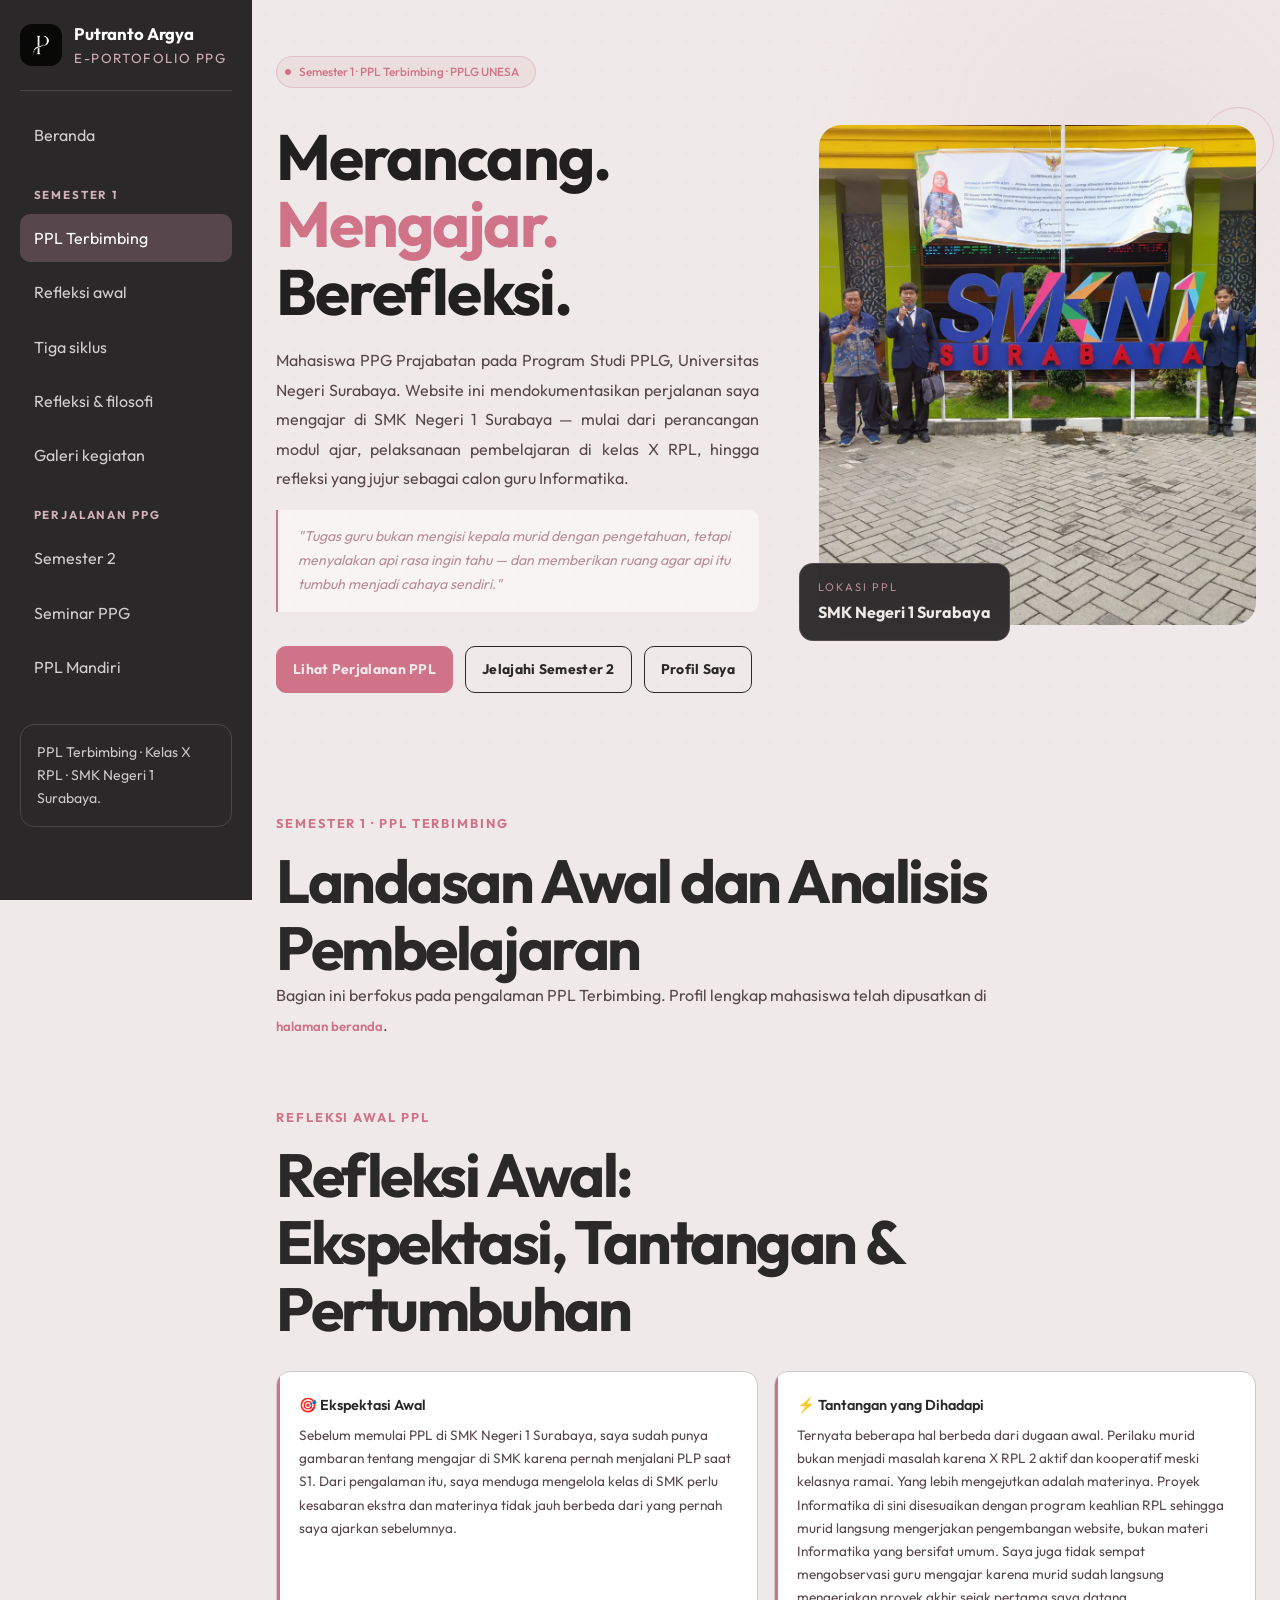
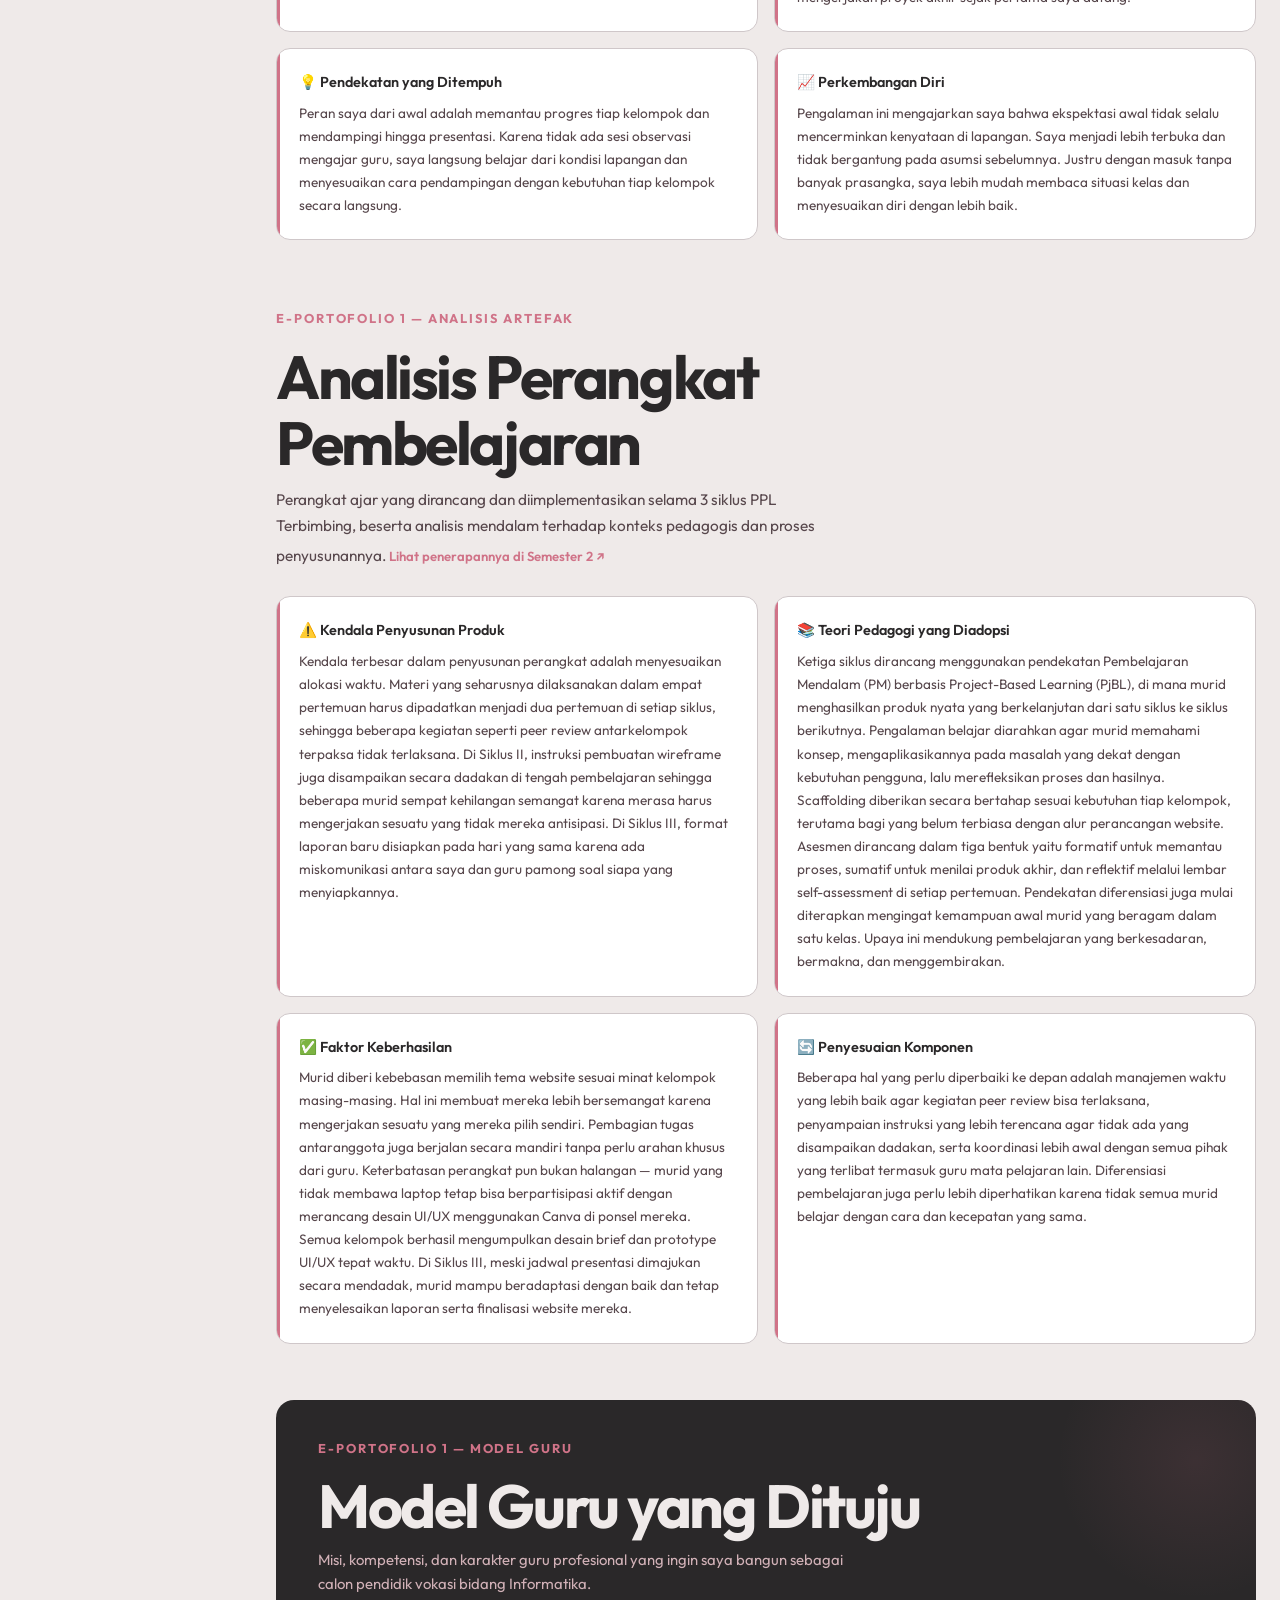
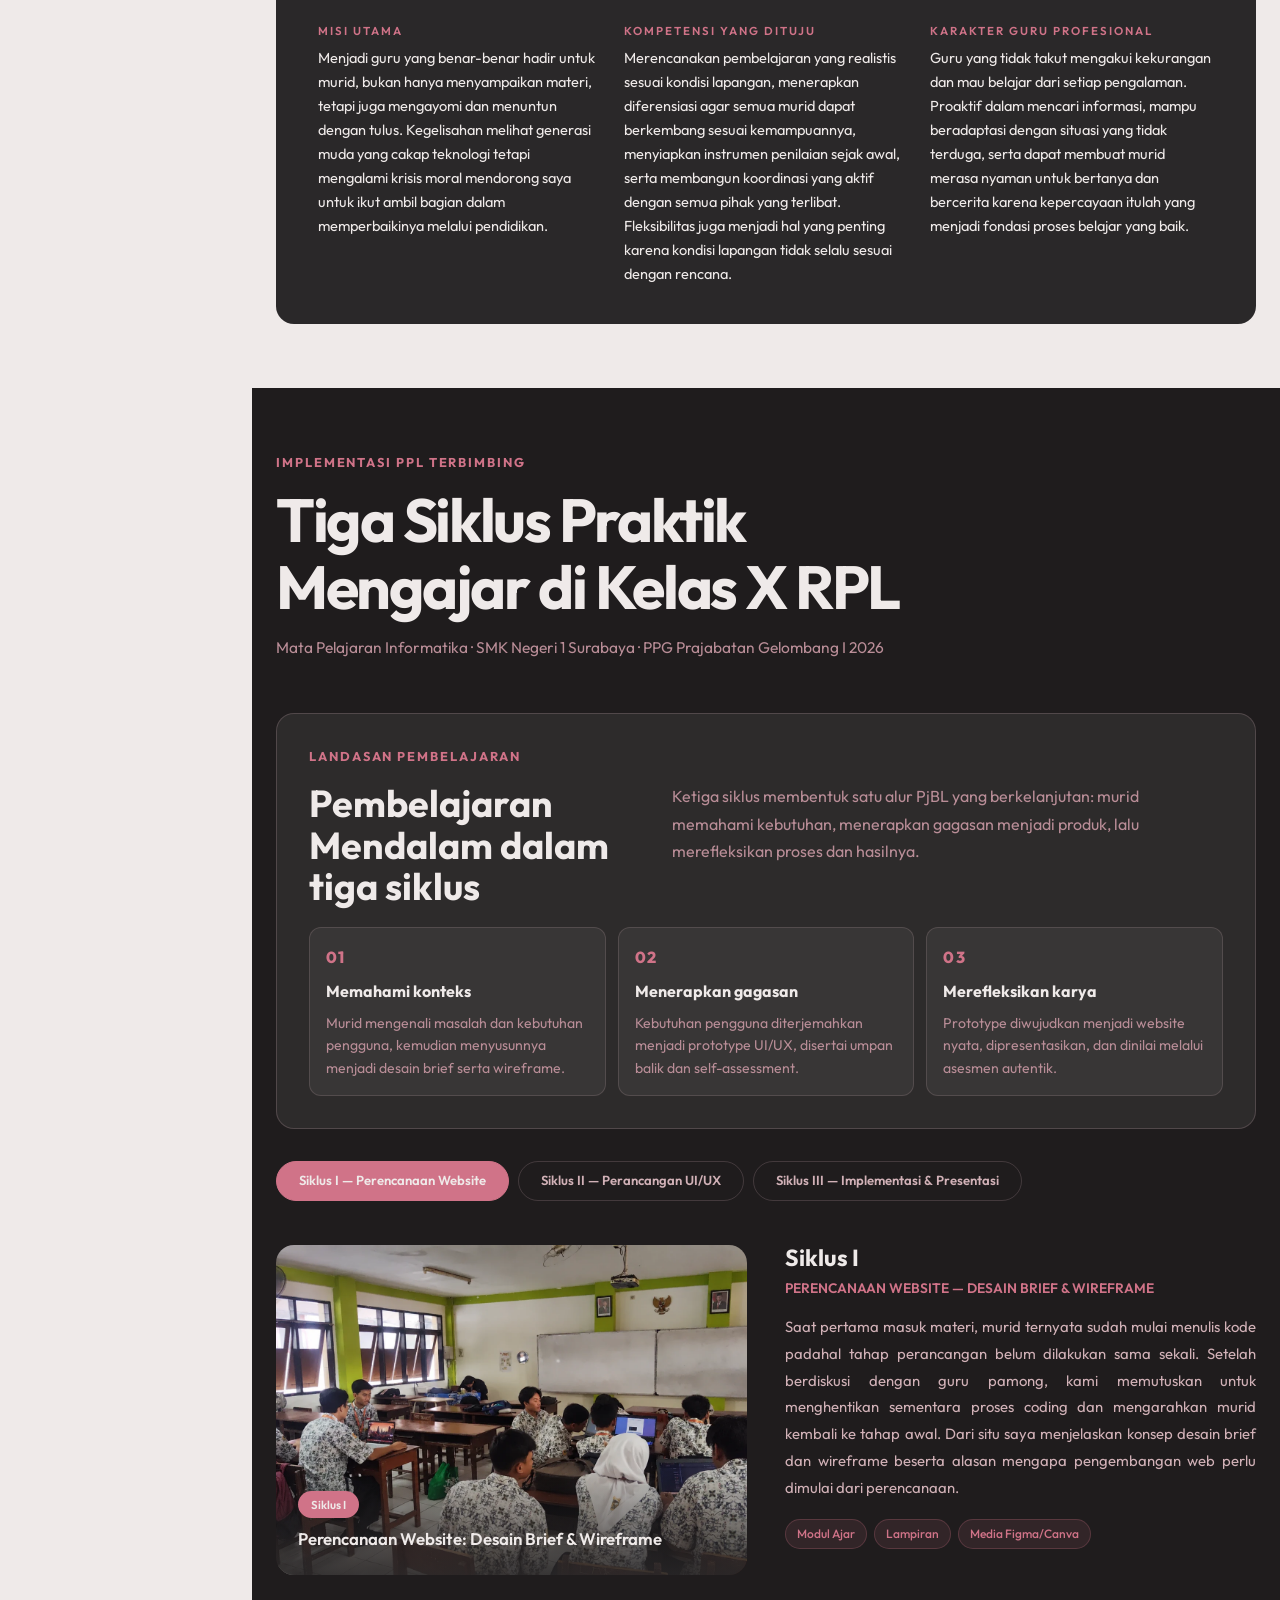
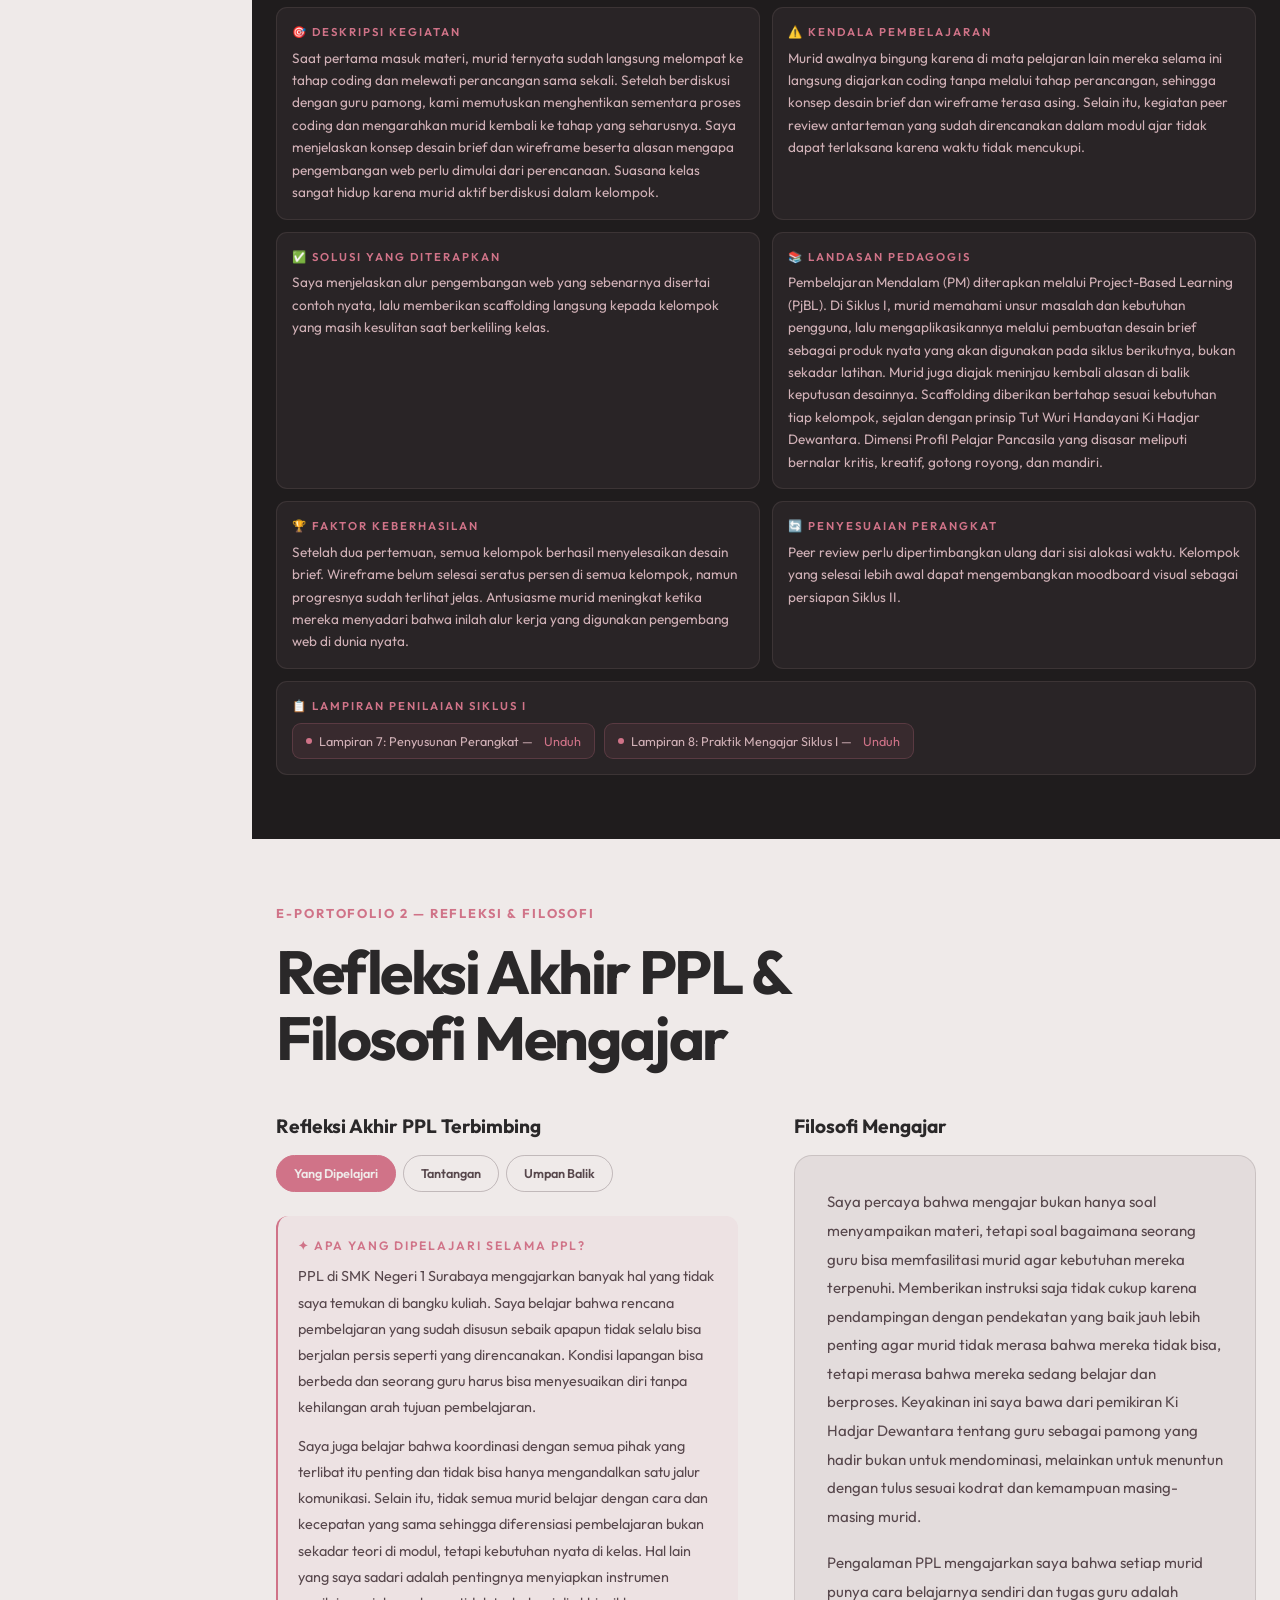
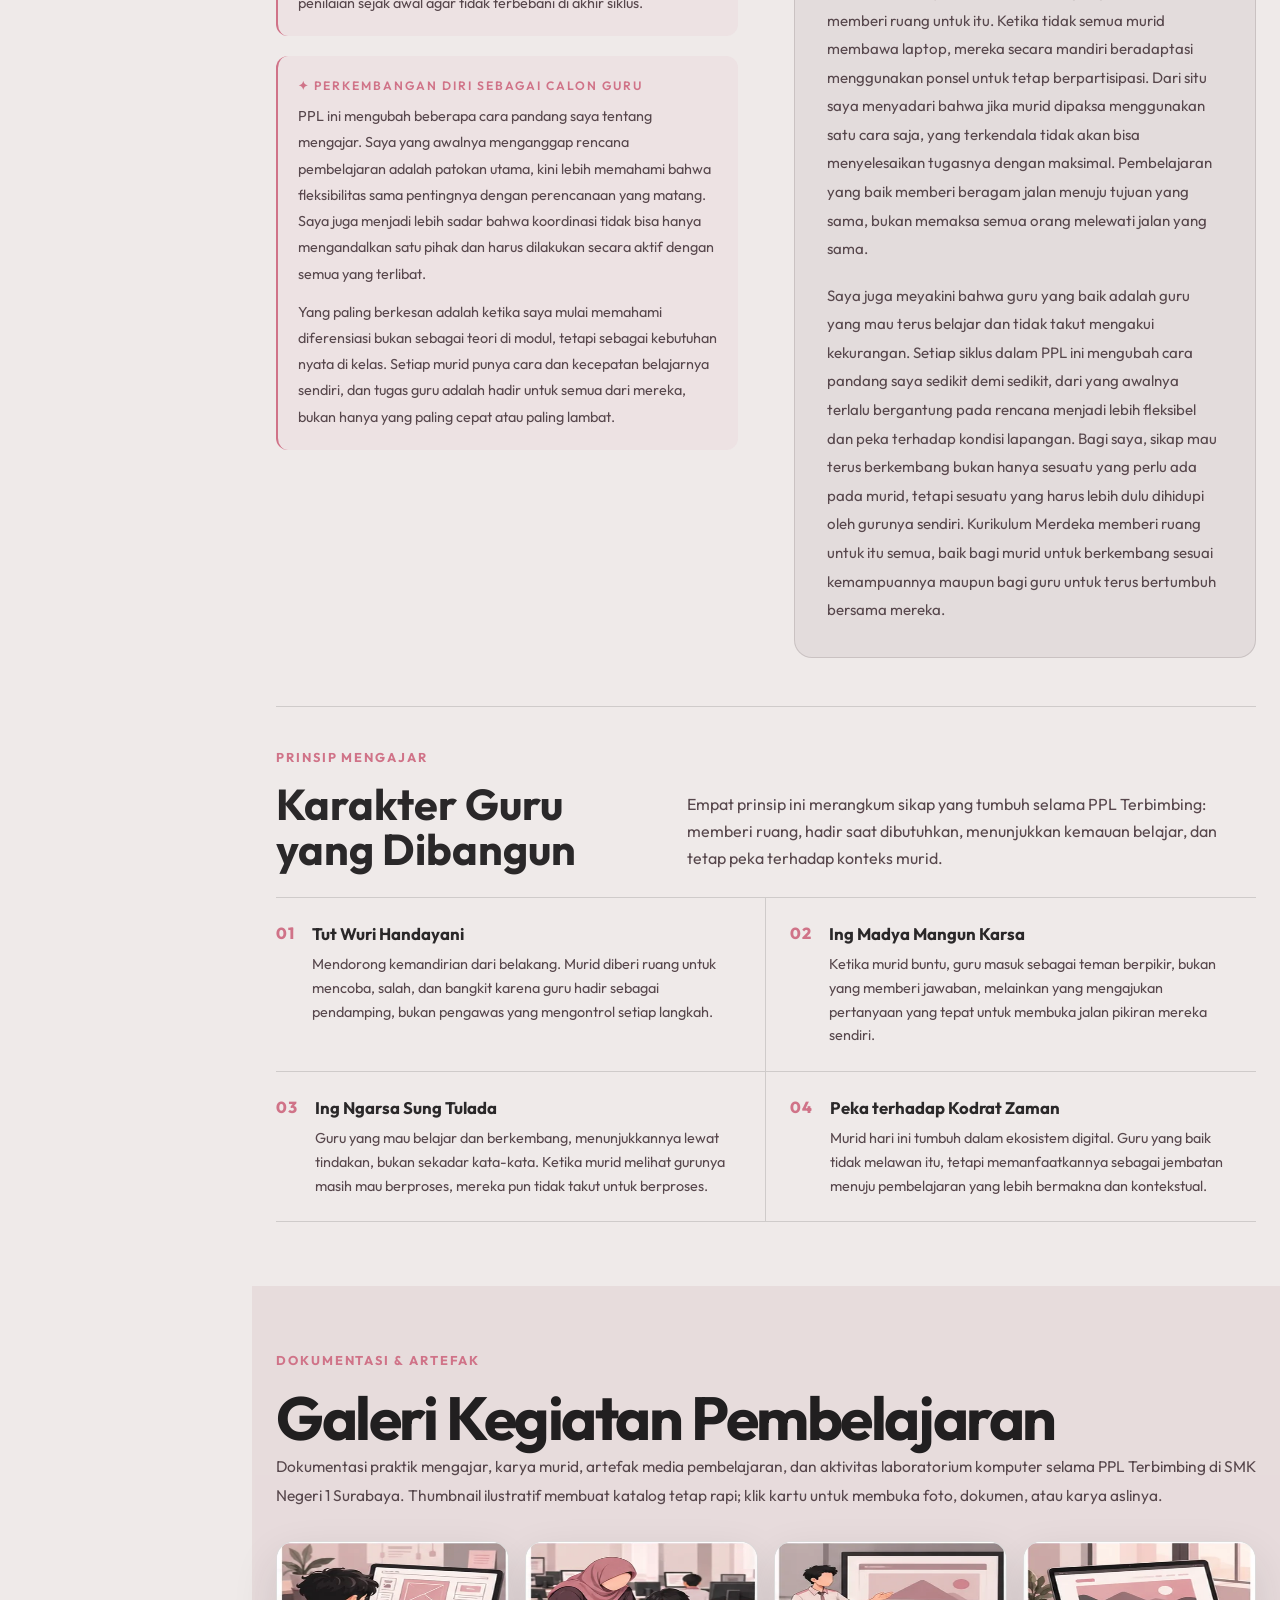
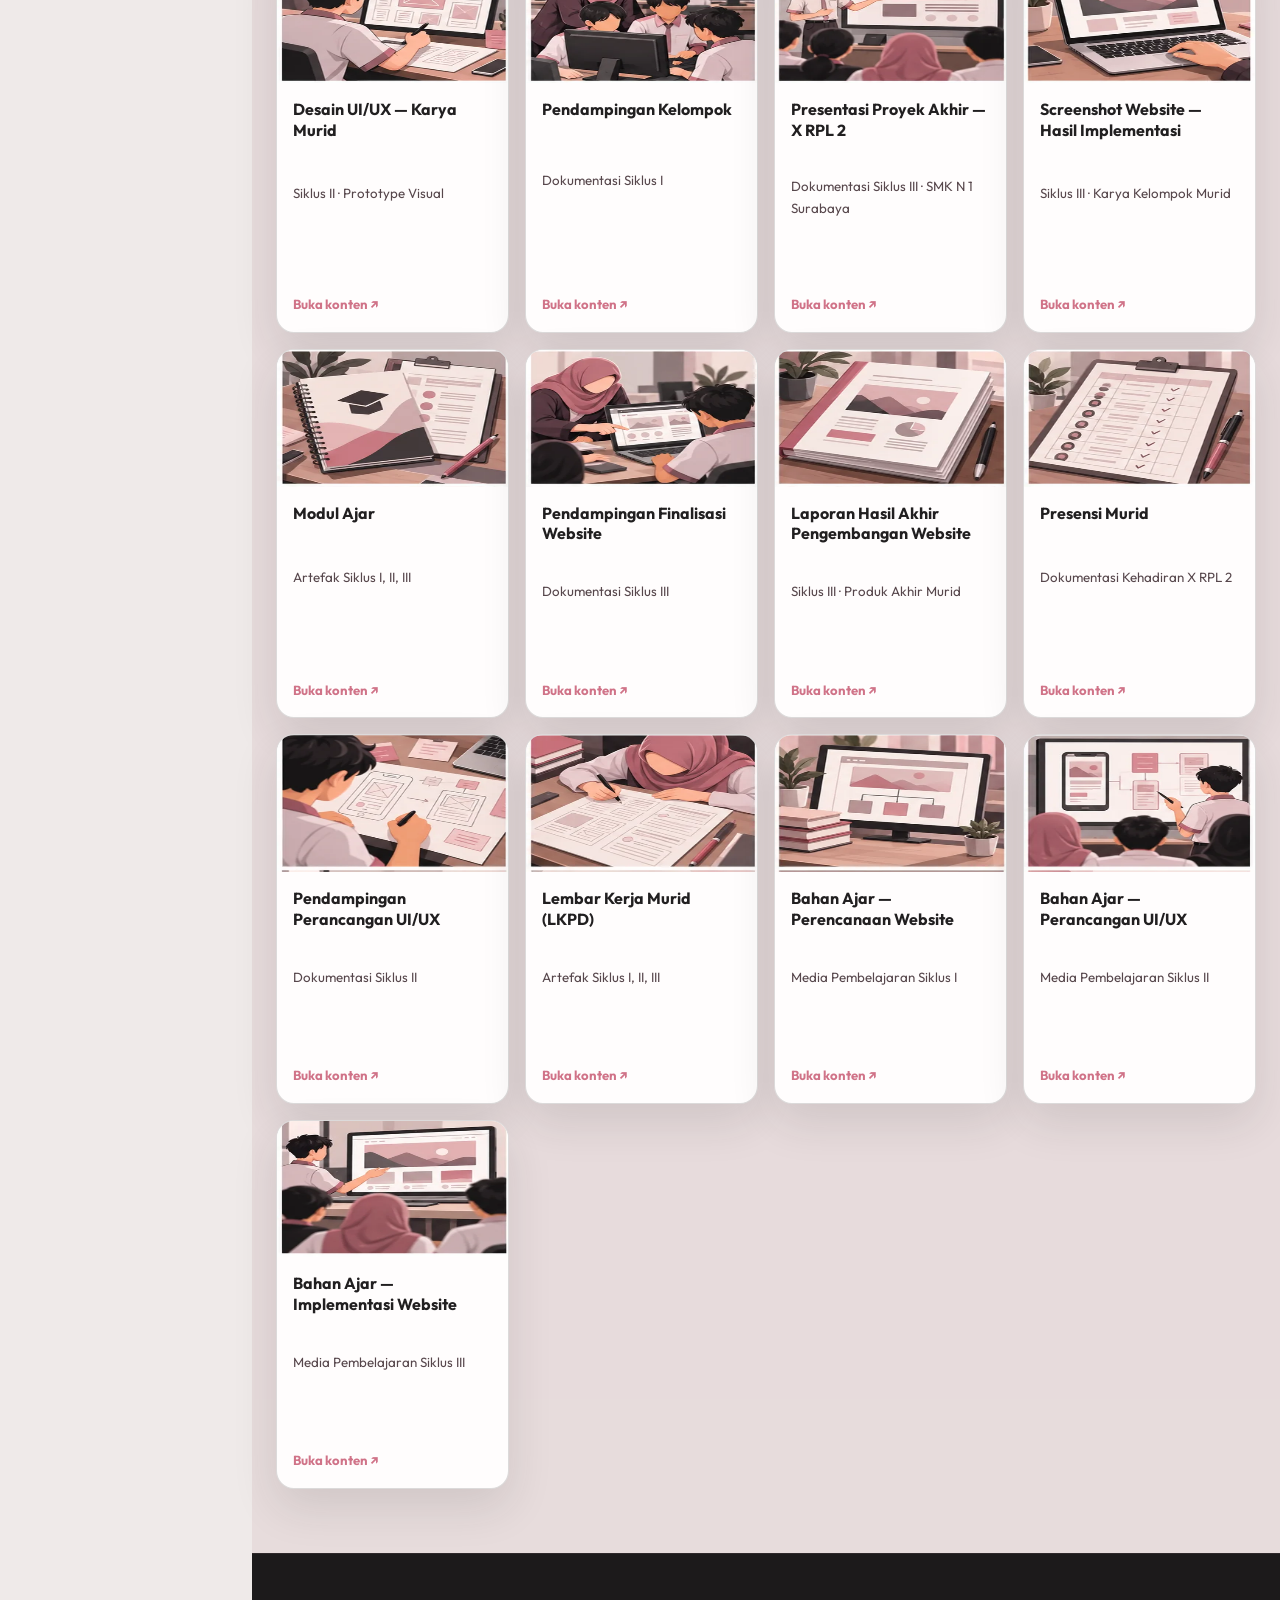
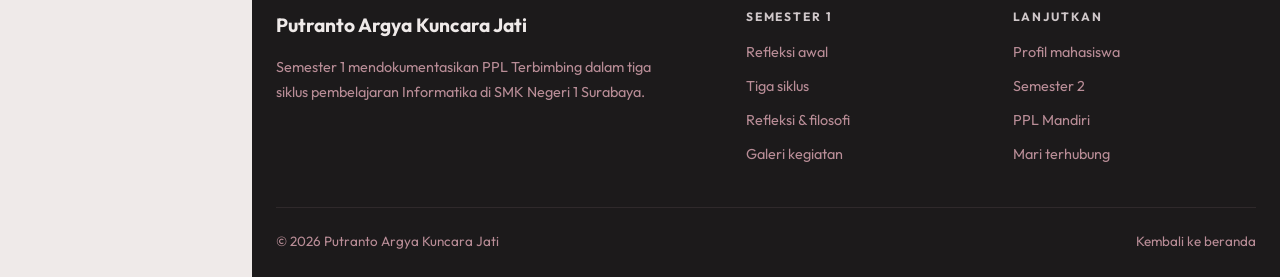
<file: semester1.html>
<!doctype html>
<html lang="id">

<head>
  <meta charset="UTF-8" />
  <meta name="viewport" content="width=device-width, initial-scale=1.0, viewport-fit=cover" />
  <title>Putranto Argya — e-Portofolio PPL Terbimbing | PPG Prajabatan 2026</title>

  <link rel="icon" type="image/png" href="img/logo.png">
  <link rel="preconnect" href="https://fonts.googleapis.com" />
  <link rel="preconnect" href="https://fonts.gstatic.com" crossorigin />
  <link href="https://fonts.googleapis.com/css2?family=Outfit:wght@300;400;500;600;700;800&display=swap"
    rel="stylesheet" />

  <style>
    /* === VARIABLES === */
    :root {
      --dark: #2a2829;
      --mid: #57474c;
      --blush: #d1b1b7;
      --rose: #d07388;
      --mauve: #b98d97;
      --cream: #efeae9;
      --warm: #cfc7c9;
      --fd: "Outfit", sans-serif;
      --fb: "Outfit", sans-serif;
      --r: 12px;
      --t: 0.32s;
      --ease: cubic-bezier(0.25, 0.46, 0.45, 0.94);
    }

    *,
    *::before,
    *::after {
      box-sizing: border-box;
      margin: 0;
      padding: 0;
    }

    html {
      scroll-behavior: smooth;
      font-size: 16px;
    }

    body {
      font-family: var(--fb);
      background: var(--dark);
      color: var(--cream);
      line-height: 1.7;
      overflow-x: hidden;
    }

    body::before {
      content: "";
      position: fixed;
      inset: 0;
      background-image: radial-gradient(circle, rgba(209, 177, 183, 0.12) 1px, transparent 1px);
      background-size: 28px 28px;
      pointer-events: none;
      z-index: 0;
    }

    img {
      max-width: 100%;
      display: block;
    }

    a {
      text-decoration: none;
      color: inherit;
    }

    /* Webkit Scrollbar */
    ::-webkit-scrollbar {
      width: 5px;
    }

    ::-webkit-scrollbar-track {
      background: var(--dark);
    }

    ::-webkit-scrollbar-thumb {
      background: var(--rose);
      border-radius: 4px;
    }

    ::selection {
      background: var(--rose);
      color: var(--cream);
    }

    .container {
      max-width: 1200px;
      margin: 0 auto;
      padding: 0 28px;
      position: relative;
      z-index: 2;
    }

    /* === TYPOGRAPHY === */
    .eyebrow {
      font-family: var(--fd);
      font-size: 10.5px;
      font-weight: 600;
      letter-spacing: 4px;
      text-transform: uppercase;
      color: var(--rose);
      margin-bottom: 14px;
      display: block;
    }

    .h-disp {
      font-family: var(--fd);
      font-size: clamp(1.9rem, 3.5vw, 2.85rem);
      font-weight: 700;
      line-height: 1.1;
      letter-spacing: -0.02em;
    }

    .body-muted {
      color: var(--warm);
      line-height: 1.85;
      font-size: 0.97rem;
    }

    /* === REVEAL ON SCROLL ANIMATION === */
    .rv {
      opacity: 0;
      transform: translateY(32px);
      transition: opacity 0.72s var(--ease), transform 0.72s var(--ease);
    }

    .rv.in {
      opacity: 1;
      transform: translateY(0);
    }

    .d1 {
      transition-delay: 0.1s;
    }

    .d2 {
      transition-delay: 0.2s;
    }

    .d3 {
      transition-delay: 0.3s;
    }

    .d4 {
      transition-delay: 0.4s;
    }

    .d5 {
      transition-delay: 0.5s;
    }

    /* === BUTTONS === */
    .btn {
      display: inline-flex;
      align-items: center;
      gap: 8px;
      padding: 12px 26px;
      border-radius: 100px;
      font-family: var(--fd);
      font-size: 0.87rem;
      font-weight: 600;
      cursor: pointer;
      border: none;
      transition: transform var(--t), box-shadow var(--t), background var(--t);
      letter-spacing: 0.3px;
    }

    .btn-p {
      background: var(--rose);
      color: var(--cream);
    }

    .btn-p:hover {
      background: #b85c72;
      transform: translateY(-3px);
      box-shadow: 0 14px 28px rgba(208, 115, 136, 0.3);
    }

    .btn-g {
      background: rgba(239, 234, 233, 0.07);
      color: var(--cream);
      border: 1px solid rgba(239, 234, 233, 0.2);
    }

    .btn-g:hover {
      background: rgba(239, 234, 233, 0.13);
      transform: translateY(-3px);
      border-color: var(--rose);
    }

    .btn-wa {
      background: #25d366;
      color: #fff;
      width: 100%;
      justify-content: center;
    }

    .btn-wa:hover {
      background: #1da851;
      transform: translateY(-2px);
      box-shadow: 0 10px 28px rgba(37, 211, 102, 0.3);
    }

    .btn-sm {
      padding: 8px 18px;
      font-size: 0.81rem;
    }

    /* ===== NAVBAR ===== */
    #nav {
      position: fixed;
      top: 0;
      left: 0;
      right: 0;
      z-index: 1000;
      transition: all 0.4s ease;
    }

    #nav.scrolled {
      background: rgba(42, 40, 41, 0.9);
      backdrop-filter: blur(20px);
      -webkit-backdrop-filter: blur(20px);
      box-shadow: 0 1px 0 rgba(209, 177, 183, 0.12), 0 8px 32px rgba(0, 0, 0, 0.2);
    }

    .nav-w {
      display: flex;
      align-items: center;
      justify-content: space-between;
      height: 66px;
    }

    .nav-logo {
      font-family: var(--fd);
      font-size: 1.25rem;
      font-weight: 700;
      color: var(--cream);
      letter-spacing: -0.5px;
      display: flex;
      align-items: center;
      gap: 9px;
    }

    .logo-badge {
      width: 30px;
      height: 30px;
      background: var(--rose);
      border-radius: 7px;
      display: flex;
      align-items: center;
      justify-content: center;
      font-size: 0.82rem;
      font-weight: 700;
      color: var(--cream);
    }

    .nav-ul {
      display: flex;
      align-items: center;
      gap: 32px;
      list-style: none;
    }

    .nav-ul a {
      font-family: var(--fd);
      font-size: 0.84rem;
      font-weight: 500;
      color: rgba(239, 234, 233, 0.7);
      position: relative;
      transition: color var(--t);
    }

    .nav-ul a::after {
      content: "";
      position: absolute;
      bottom: -3px;
      left: 0;
      width: 0;
      height: 1.5px;
      background: var(--rose);
      border-radius: 2px;
      transition: width var(--t);
    }

    .nav-ul a:hover,
    .nav-ul a.active {
      color: var(--cream);
    }

    .nav-ul a:hover::after,
    .nav-ul a.active::after {
      width: 100%;
    }

    .burger {
      display: none;
      flex-direction: column;
      gap: 5px;
      cursor: pointer;
      background: none;
      border: none;
      padding: 4px;
      z-index: 1001;
    }

    .burger span {
      display: block;
      width: 22px;
      height: 2px;
      background: var(--cream);
      border-radius: 2px;
      transition: var(--t);
    }

    .burger.open span:nth-child(1) {
      transform: translateY(7px) rotate(45deg);
    }

    .burger.open span:nth-child(2) {
      opacity: 0;
    }

    .burger.open span:nth-child(3) {
      transform: translateY(-7px) rotate(-45deg);
    }

    .mob-nav {
      display: none;
      position: fixed;
      inset: 0;
      background: rgba(42, 40, 41, 0.98);
      z-index: 999;
      flex-direction: column;
      align-items: center;
      justify-content: center;
      gap: 38px;
    }

    .mob-nav.open {
      display: flex;
    }

    .mob-nav a {
      font-family: var(--fd);
      font-size: 1.9rem;
      font-weight: 700;
      color: var(--cream);
      transition: color var(--t);
    }

    .mob-nav a:hover {
      color: var(--rose);
    }

    /* ===== HERO ===== */
    #home {
      min-height: 100vh;
      display: flex;
      align-items: center;
      padding-top: 66px;
      position: relative;
      overflow: hidden;
    }

    #home::after {
      content: "";
      position: absolute;
      top: -200px;
      right: -200px;
      width: 700px;
      height: 700px;
      background: radial-gradient(circle, rgba(208, 115, 136, 0.08) 0%, transparent 70%);
      pointer-events: none;
    }

    .hero-grid {
      display: grid;
      grid-template-columns: 1.05fr 0.95fr;
      gap: 60px;
      align-items: center;
      padding: 80px 0 96px;
    }

    .hero-chip {
      display: inline-flex;
      align-items: center;
      gap: 8px;
      padding: 5px 16px 5px 8px;
      background: rgba(208, 115, 136, 0.1);
      border: 1px solid rgba(208, 115, 136, 0.28);
      border-radius: 100px;
      font-family: var(--fd);
      font-size: 0.74rem;
      font-weight: 500;
      color: var(--rose);
      margin-bottom: 22px;
    }

    .hero-chip-dot {
      width: 6px;
      height: 6px;
      background: var(--rose);
      border-radius: 50%;
      animation: pdot 2s infinite;
    }

    @keyframes pdot {

      0%,
      100% {
        opacity: 1;
        transform: scale(1);
      }

      50% {
        opacity: 0.4;
        transform: scale(0.7);
      }
    }

    .hero-h1 {
      font-family: var(--fd);
      font-size: clamp(2.5rem, 5.2vw, 4rem);
      font-weight: 700;
      line-height: 1.06;
      letter-spacing: -0.03em;
      margin-bottom: 20px;
    }

    .hero-h1 .ac {
      color: var(--rose);
    }

    .hero-desc {
      color: var(--blush);
      font-size: 1rem;
      line-height: 1.85;
      margin-bottom: 16px;
      max-width: 500px;
    }

    .hero-quote {
      display: flex;
      align-items: flex-start;
      gap: 12px;
      margin-bottom: 34px;
      padding: 15px 20px;
      background: rgba(209, 177, 183, 0.07);
      border-left: 2px solid var(--rose);
      border-radius: 0 10px 10px 0;
    }

    .hero-quote p {
      font-size: 0.88rem;
      color: var(--mauve);
      font-style: italic;
      line-height: 1.7;
    }

    .hero-cta {
      display: flex;
      gap: 12px;
      flex-wrap: wrap;
    }

    .hero-vis {
      position: relative;
    }

    .hero-frame {
      border-radius: 22px;
      overflow: hidden;
      position: relative;
    }

    .hero-frame::after {
      content: "";
      position: absolute;
      inset: 0;
      background: linear-gradient(135deg, rgba(208, 115, 136, 0.14) 0%, transparent 55%);
    }

    .hero-frame img {
      width: 100%;
      height: 500px;
      object-fit: cover;
    }

    .hfb {
      position: absolute;
      bottom: -16px;
      left: -20px;
      background: rgba(42, 40, 41, 0.95);
      backdrop-filter: blur(16px);
      border: 1px solid rgba(209, 177, 183, 0.2);
      border-radius: 14px;
      padding: 14px 18px;
      z-index: 3;
    }

    .hfb-l {
      font-size: 0.69rem;
      color: var(--mauve);
      font-family: var(--fd);
      letter-spacing: 2px;
      text-transform: uppercase;
      margin-bottom: 3px;
    }

    .hfb-v {
      font-family: var(--fd);
      font-size: 1rem;
      font-weight: 700;
      color: var(--cream);
    }

    .hero-ring {
      position: absolute;
      top: -18px;
      right: -18px;
      width: 72px;
      height: 72px;
      border: 1.5px solid var(--rose);
      border-radius: 50%;
      opacity: 0.3;
    }

    /* ===== SECTION UTILITIES ===== */
    .s-light {
      background: var(--cream);
      color: var(--dark);
      position: relative;
      z-index: 1;
    }

    .s-light .eyebrow {
      color: var(--rose);
    }

    .s-light .h-disp {
      color: var(--dark);
    }

    .s-light .body-muted {
      color: var(--mid);
    }

    .s-mid {
      background: #1f1c1d;
      position: relative;
      z-index: 1;
    }

    section {
      padding: 96px 0;
    }

    .line-div {
      display: block;
      width: 44px;
      height: 2px;
      background: var(--rose);
      border-radius: 2px;
      margin-top: 10px;
    }

    /* ===== ABOUT ===== */
    .about-grid {
      display: grid;
      grid-template-columns: 1fr 1.55fr;
      gap: 76px;
      align-items: start;
    }

    .about-photo-wrap {
      position: relative;
    }

    .about-photo {
      position: relative;
      z-index: 1;
      width: 100%;
      border-radius: 18px;
      aspect-ratio: 3/4;
      object-fit: cover;
    }

    .about-photo-deco {
      position: absolute;
      bottom: -14px;
      right: -14px;
      width: 78%;
      height: 68%;
      border: 1.5px solid var(--rose);
      border-radius: 18px;
      opacity: 0.28;
      z-index: 0;
      pointer-events: none;
    }

    .about-tag {
      display: inline-flex;
      align-items: center;
      gap: 6px;
      padding: 5px 14px;
      background: rgba(208, 115, 136, 0.1);
      border-radius: 100px;
      font-size: 0.79rem;
      font-family: var(--fd);
      font-weight: 500;
      color: var(--rose);
      margin-bottom: 20px;
    }

    .about-bio {
      font-size: 0.96rem;
      color: var(--mid);
      line-height: 1.9;
      margin-bottom: 22px;
    }

    .pull-q {
      border-left: 2px solid var(--rose);
      padding: 13px 18px;
      margin: 18px 0;
      background: rgba(208, 115, 136, 0.05);
      border-radius: 0 9px 9px 0;
    }

    .pull-q p {
      font-size: 0.9rem;
      color: var(--mid);
      font-style: italic;
      line-height: 1.7;
    }

    .strengths {
      display: grid;
      grid-template-columns: repeat(3, 1fr);
      gap: 11px;
      margin-bottom: 26px;
    }

    .str-c {
      background: #fff;
      border: 1.5px solid var(--warm);
      border-radius: 12px;
      padding: 16px 13px;
      transition: border-color var(--t), box-shadow var(--t), transform var(--t);
    }

    .str-c:hover {
      border-color: var(--rose);
      box-shadow: 0 8px 22px rgba(208, 115, 136, 0.1);
      transform: translateY(-3px);
    }

    .str-ico {
      width: 34px;
      height: 34px;
      background: rgba(208, 115, 136, 0.1);
      border-radius: 8px;
      display: flex;
      align-items: center;
      justify-content: center;
      margin-bottom: 8px;
      color: var(--rose);
    }

    .str-c h4 {
      font-family: var(--fd);
      font-size: 0.84rem;
      font-weight: 600;
      color: var(--dark);
      margin-bottom: 2px;
    }

    .str-c p {
      font-size: 0.77rem;
      color: var(--mid);
    }

    .stats-row {
      display: flex;
      gap: 32px;
      flex-wrap: wrap;
      margin-bottom: 26px;
    }

    .stat-n {
      font-family: var(--fd);
      font-size: 2rem;
      font-weight: 700;
      color: var(--rose);
      line-height: 1;
    }

    .stat-l {
      font-size: 0.81rem;
      color: var(--mid);
      margin-top: 3px;
    }

    /* ===== ANALISIS GRID ===== */
    .a-grid {
      display: grid;
      grid-template-columns: repeat(2, 1fr);
      gap: 16px;
      margin-top: 28px;
    }

    .a-card {
      background: #fff;
      border: 1.5px solid var(--warm);
      border-radius: 14px;
      padding: 22px;
      position: relative;
      overflow: hidden;
      transition: border-color var(--t), box-shadow var(--t);
    }

    .a-card::before {
      content: "";
      position: absolute;
      top: 0;
      left: 0;
      width: 3px;
      height: 100%;
      background: var(--rose);
    }

    .a-card:hover {
      border-color: var(--rose);
      box-shadow: 0 8px 28px rgba(208, 115, 136, 0.1);
    }

    .a-card h4 {
      font-family: var(--fd);
      font-size: 0.9rem;
      font-weight: 600;
      color: var(--dark);
      margin-bottom: 7px;
    }

    .a-card p {
      font-size: 0.85rem;
      color: var(--mid);
      line-height: 1.7;
    }

    .jump-link {
      display: inline-block;
      margin-top: 8px;
      color: var(--rose);
      font-family: var(--fd);
      font-size: 0.82rem;
      font-weight: 600;
    }

    /* ===== MODEL GURU ===== */
    .mg-wrap {
      margin-top: 44px;
      background: var(--dark);
      border-radius: 18px;
      padding: 38px 42px;
      position: relative;
      overflow: hidden;
    }

    .mg-wrap::before {
      content: "";
      position: absolute;
      top: -80px;
      right: -80px;
      width: 280px;
      height: 280px;
      background: radial-gradient(circle, rgba(208, 115, 136, 0.11) 0%, transparent 70%);
    }

    .mg-grid {
      display: grid;
      grid-template-columns: repeat(3, 1fr);
      gap: 22px;
      margin-top: 24px;
    }

    .mg-wrap .h-disp {
      color: var(--cream);
    }

    .mg-wrap>p {
      color: var(--warm);
    }

    .mg-i .mg-l {
      font-family: var(--fd);
      font-size: 0.72rem;
      font-weight: 600;
      color: var(--rose);
      text-transform: uppercase;
      letter-spacing: 2px;
      margin-bottom: 6px;
    }

    .mg-i .mg-v {
      font-size: 0.91rem;
      color: var(--cream);
      line-height: 1.65;
    }

    /* ===== LAMPIRAN ===== */
    .lamp-row {
      display: grid;
      grid-template-columns: repeat(2, 1fr);
      gap: 14px;
      margin-top: 28px;
    }

    .lamp-c {
      background: #fff;
      border: 1.5px solid var(--warm);
      border-radius: 13px;
      padding: 20px 22px;
      display: flex;
      align-items: flex-start;
      gap: 14px;
      transition: border-color var(--t), transform var(--t);
    }

    .lamp-c:hover {
      border-color: var(--rose);
      transform: translateY(-3px);
    }

    .lamp-num {
      width: 42px;
      height: 42px;
      background: var(--rose);
      color: var(--cream);
      border-radius: 10px;
      display: flex;
      align-items: center;
      justify-content: center;
      font-family: var(--fd);
      font-size: 1.1rem;
      font-weight: 700;
      flex-shrink: 0;
    }

    .lamp-c h4 {
      font-family: var(--fd);
      font-size: 0.88rem;
      font-weight: 600;
      color: var(--dark);
      margin-bottom: 4px;
    }

    .lamp-c p {
      font-size: 0.81rem;
      color: var(--mid);
      line-height: 1.65;
    }

    .lamp-lnk {
      display: inline-block;
      margin-top: 7px;
      font-size: 0.79rem;
      color: var(--rose);
      font-weight: 500;
    }

    /* ===== SIKLUS (IMPLEMENTASI PPL) ===== */
    .sik-intro {
      max-width: 680px;
      margin-bottom: 52px;
    }

    .sik-tabs {
      display: flex;
      gap: 9px;
      margin-bottom: 44px;
      flex-wrap: wrap;
    }

    .sik-tab {
      padding: 8px 22px;
      border-radius: 100px;
      font-family: var(--fd);
      font-size: 0.82rem;
      font-weight: 600;
      cursor: pointer;
      border: 1.5px solid rgba(209, 177, 183, 0.2);
      background: transparent;
      color: var(--blush);
      transition: all var(--t);
    }

    .sik-tab.active,
    .sik-tab:hover {
      background: var(--rose);
      border-color: var(--rose);
      color: var(--cream);
    }

    .sik-panel {
      display: none;
    }

    .sik-panel.active {
      display: block;
    }

    .sik-layout {
      display: grid;
      grid-template-columns: 1fr 1fr;
      gap: 38px;
      align-items: start;
    }

    .sik-img-w {
      position: relative;
      border-radius: 18px;
      overflow: hidden;
    }

    .sik-img-w img {
      width: 100%;
      height: 330px;
      object-fit: cover;
    }

    .sik-ov {
      position: absolute;
      bottom: 0;
      left: 0;
      right: 0;
      padding: 22px;
      background: linear-gradient(to top, rgba(42, 40, 41, 0.88), transparent);
    }

    .sik-tag {
      display: inline-block;
      padding: 4px 13px;
      background: var(--rose);
      border-radius: 100px;
      font-size: 0.72rem;
      font-family: var(--fd);
      font-weight: 600;
      color: var(--cream);
      margin-bottom: 7px;
    }

    .sik-img-title {
      font-family: var(--fd);
      font-size: 1.05rem;
      font-weight: 600;
      color: var(--cream);
    }

    .sik-cg {
      display: grid;
      grid-template-columns: 1fr 1fr;
      gap: 12px;
      margin-top: 28px;
    }

    .sk-i {
      background: rgba(87, 71, 76, 0.2);
      border: 1px solid rgba(209, 177, 183, 0.11);
      border-radius: 11px;
      padding: 15px;
    }

    .sk-t {
      font-family: var(--fd);
      font-size: 0.71rem;
      font-weight: 600;
      color: var(--rose);
      text-transform: uppercase;
      letter-spacing: 2px;
      margin-bottom: 5px;
    }

    .sk-i p {
      font-size: 0.85rem;
      color: var(--blush);
      line-height: 1.65;
    }

    .sk-full {
      grid-column: 1 / -1;
    }

    .art-list {
      display: flex;
      flex-wrap: wrap;
      gap: 7px;
      margin-top: 7px;
    }

    .art-chip {
      padding: 4px 11px;
      background: rgba(208, 115, 136, 0.11);
      border: 1px solid rgba(208, 115, 136, 0.24);
      border-radius: 100px;
      font-size: 0.75rem;
      color: var(--rose);
      font-family: var(--fd);
      font-weight: 500;
    }

    .art-chip:hover {
      background: rgba(208, 115, 136, 0.18);
      border-color: var(--rose);
      color: var(--cream);
    }

    .lamp-sik {
      display: flex;
      gap: 9px;
      flex-wrap: wrap;
      margin-top: 7px;
    }

    .lamp-b {
      display: flex;
      align-items: center;
      gap: 7px;
      padding: 7px 13px;
      background: rgba(208, 115, 136, 0.09);
      border: 1px solid rgba(208, 115, 136, 0.22);
      border-radius: 9px;
      font-size: 0.79rem;
      color: var(--blush);
      font-family: var(--fd);
    }

    .lamp-b span {
      width: 6px;
      height: 6px;
      background: var(--rose);
      border-radius: 50%;
      flex-shrink: 0;
    }

    /* ===== REFLEKSI & FILOSOFI ===== */
    .ref-split {
      display: grid;
      grid-template-columns: 1fr 1fr;
      gap: 56px;
      align-items: start;
    }

    .ref-tabs {
      display: flex;
      gap: 7px;
      margin-bottom: 24px;
    }

    .ref-tab {
      padding: 7px 17px;
      border-radius: 100px;
      font-family: var(--fd);
      font-size: 0.79rem;
      font-weight: 600;
      cursor: pointer;
      border: 1.5px solid rgba(87, 71, 76, 0.3);
      background: transparent;
      color: var(--mid);
      transition: all var(--t);
    }

    .ref-tab.active {
      background: var(--rose);
      border-color: var(--rose);
      color: var(--cream);
    }

    .ref-pan {
      display: none;
    }

    .ref-pan.active {
      display: block;
    }

    .ref-q {
      margin-bottom: 20px;
      padding: 20px;
      background: rgba(208, 115, 136, 0.07);
      border-radius: 12px;
      border-left: 2.5px solid var(--rose);
    }

    .ref-q .q {
      font-family: var(--fd);
      font-size: 0.76rem;
      font-weight: 600;
      color: var(--rose);
      text-transform: uppercase;
      letter-spacing: 2px;
      margin-bottom: 7px;
    }

    .ref-q p {
      font-size: 0.9rem;
      color: var(--mid);
      line-height: 1.82;
    }

    .ref-q p+p {
      margin-top: 12px;
    }

    .fil-wrap {
      background: rgba(87, 71, 76, 0.08);
      border: 1.5px solid rgba(87, 71, 76, 0.18);
      border-radius: 18px;
      padding: 32px;
    }

    .fil-p {
      font-size: 0.94rem;
      color: var(--mid);
      line-height: 1.9;
      margin-bottom: 18px;
    }

    .fil-p:last-child {
      margin-bottom: 0;
    }

    .fil-p em {
      font-style: italic;
      color: var(--rose);
      font-weight: 500;
    }

    .gt-grid {
      display: grid;
      grid-template-columns: 1fr 1fr;
      gap: 13px;
      margin-top: 22px;
    }

    .gt-c {
      background: rgba(208, 115, 136, 0.1);
      border: 1.5px solid rgba(208, 115, 136, 0.28);
      border-radius: 13px;
      padding: 18px;
    }

    .gt-c .ic {
      font-size: 1.35rem;
      margin-bottom: 7px;
    }

    .gt-c h4 {
      font-family: var(--fd);
      font-size: 0.87rem;
      font-weight: 600;
      color: var(--dark);
      margin-bottom: 4px;
    }

    .gt-c p {
      font-size: 0.81rem;
      color: var(--mid);
      line-height: 1.65;
    }

    /* ===== GALLERY ===== */
    .gal-filter {
      display: flex;
      gap: 9px;
      margin-bottom: 32px;
      flex-wrap: wrap;
    }

    .gf-btn {
      padding: 7px 17px;
      border-radius: 100px;
      font-family: var(--fd);
      font-size: 0.8rem;
      font-weight: 500;
      cursor: pointer;
      border: 1px solid rgba(239, 234, 233, 0.19);
      background: transparent;
      color: var(--warm);
      transition: all var(--t);
    }

    .gf-btn.active,
    .gf-btn:hover {
      background: var(--rose);
      border-color: var(--rose);
      color: var(--cream);
    }

    .gal-grid {
      display: grid;
      grid-template-columns: repeat(4, 1fr);
      grid-auto-rows: 210px;
      grid-auto-flow: dense;
      gap: 13px;
    }

    .g-i {
      border-radius: 14px;
      overflow: hidden;
      position: relative;
      background: var(--mid);
      cursor: pointer;
    }

    .g-i.tall {
      grid-row: span 2;
    }

    .g-i.wide {
      grid-column: span 2;
    }

    .g-i img {
      width: 100%;
      height: 100%;
      object-fit: cover;
      transition: transform 0.5s ease;
    }

    .g-i:hover img {
      transform: scale(1.05);
    }

    .g-cap {
      position: absolute;
      bottom: 0;
      left: 0;
      right: 0;
      padding: 18px 14px 14px;
      background: linear-gradient(to top, rgba(42, 40, 41, 0.87), transparent);
      opacity: 0;
      transition: opacity 0.3s ease;
    }

    .g-i:hover .g-cap {
      opacity: 1;
    }

    .g-cap p {
      font-size: 0.81rem;
      color: var(--cream);
      font-family: var(--fd);
      font-weight: 500;
    }

    .g-cap span {
      font-size: 0.7rem;
      color: var(--blush);
      display: block;
      margin-top: 2px;
    }

    /* ===== KONTAK ===== */
    .kon-grid {
      display: grid;
      grid-template-columns: 1fr 1fr;
      gap: 72px;
      align-items: center;
    }

    .ci-list {
      display: flex;
      flex-direction: column;
      gap: 16px;
      margin-top: 28px;
    }

    .ci-row {
      display: flex;
      align-items: center;
      gap: 15px;
    }

    .ci-ico {
      width: 46px;
      height: 46px;
      background: rgba(208, 115, 136, 0.11);
      border: 1px solid rgba(208, 115, 136, 0.19);
      border-radius: 12px;
      display: flex;
      align-items: center;
      justify-content: center;
      color: var(--rose);
      flex-shrink: 0;
    }

    .ci-row h4 {
      font-family: var(--fd);
      font-size: 0.76rem;
      font-weight: 600;
      color: var(--mauve);
      margin-bottom: 2px;
    }

    .ci-row p {
      font-size: 0.93rem;
      color: var(--cream);
    }

    .kon-card {
      background: rgba(87, 71, 76, 0.18);
      border: 1px solid rgba(209, 177, 183, 0.13);
      border-radius: 22px;
      padding: 44px 38px;
      text-align: center;
    }

    .kon-card h3 {
      font-family: var(--fd);
      font-size: 1.45rem;
      font-weight: 700;
      color: var(--cream);
      margin-bottom: 11px;
    }

    .kon-card p {
      color: var(--blush);
      font-size: 0.92rem;
      margin-bottom: 30px;
      line-height: 1.75;
    }

    /* ===== FOOTER ===== */
    footer {
      background: #1c1a1b;
      border-top: 1px solid rgba(209, 177, 183, 0.09);
      padding: 50px 0 30px;
    }

    .ft-grid {
      display: grid;
      grid-template-columns: 2fr 1fr 1fr;
      gap: 44px;
      margin-bottom: 44px;
    }

    .ft-brand .fl {
      font-family: var(--fd);
      font-size: 1.18rem;
      font-weight: 700;
      color: var(--cream);
      margin-bottom: 9px;
    }

    .ft-brand p {
      font-size: 0.85rem;
      color: var(--mauve);
      line-height: 1.7;
      max-width: 270px;
    }

    .ft-col h4 {
      font-family: var(--fd);
      font-size: 0.76rem;
      font-weight: 600;
      color: var(--warm);
      text-transform: uppercase;
      letter-spacing: 2.5px;
      margin-bottom: 16px;
    }

    .ft-col ul {
      list-style: none;
      display: flex;
      flex-direction: column;
      gap: 10px;
    }

    .ft-col ul li a {
      font-size: 0.87rem;
      color: var(--mauve);
      transition: color var(--t);
    }

    .ft-col ul li a:hover {
      color: var(--rose);
    }

    .ft-bot {
      display: flex;
      align-items: center;
      justify-content: space-between;
      padding-top: 26px;
      border-top: 1px solid rgba(209, 177, 183, 0.07);
    }

    .ft-copy {
      font-size: 0.79rem;
      color: var(--mauve);
    }

    .soc-links {
      display: flex;
      gap: 9px;
    }

    .soc-l {
      width: 34px;
      height: 34px;
      border-radius: 8px;
      border: 1px solid rgba(209, 177, 183, 0.17);
      display: flex;
      align-items: center;
      justify-content: center;
      color: var(--mauve);
      transition: all var(--t);
    }

    .soc-l:hover {
      border-color: var(--rose);
      color: var(--rose);
      background: rgba(208, 115, 136, 0.08);
    }

    /* ===== OL LI ===== */
    ol li {
      margin-bottom: 10px;
      /* Memberikan jarak antar poin */
      line-height: 1.6;
      /* Mengatur jarak spasi baris teks */
      margin-left: 15px;
      /* Memberikan indentasi pada poin */
      font-size: 0.9rem;
      /* Ukuran font untuk poin */
      color: var(--mid);
      /* Warna teks untuk poin */
      line-height: 1.7;
      /* Mengatur jarak spasi baris teks */
    }

    /* ===== RESPONSIVE MEDIA QUERIES ===== */
    @media (max-width: 1024px) {
      .gal-grid {
        grid-template-columns: repeat(3, 1fr);
      }

      .ft-grid {
        grid-template-columns: 1fr 1fr;
      }

      .ref-split {
        gap: 40px;
      }

      .sik-layout {
        gap: 26px;
      }

      .about-grid {
        gap: 48px;
      }

      .hero-grid {
        gap: 40px;
      }
    }

    @media (max-width: 768px) {
      section {
        padding: 64px 0;
      }

      .nav-ul {
        display: none;
      }

      .burger {
        display: flex;
      }

      .hero-grid {
        grid-template-columns: 1fr;
        gap: 32px;
        text-align: center;
        padding: 64px 0 72px;
      }

      .hero-vis {
        order: -1;
      }

      .hero-frame img {
        height: 260px;
      }

      .hero-desc,
      .hero-quote {
        max-width: 100%;
      }

      .hero-cta {
        justify-content: center;
      }

      .hfb {
        display: none;
      }

      .about-grid {
        grid-template-columns: 1fr;
        gap: 36px;
      }

      .about-photo-wrap {
        max-width: 220px;
        margin: 0 auto;
      }

      .about-photo-deco {
        display: none;
      }

      .strengths {
        grid-template-columns: 1fr;
      }

      .stats-row {
        gap: 16px 24px;
      }

      .a-grid {
        grid-template-columns: 1fr;
      }

      .lamp-row {
        grid-template-columns: 1fr;
      }

      .mg-wrap {
        padding: 24px 20px;
      }

      .mg-grid {
        grid-template-columns: 1fr;
        gap: 14px;
      }

      .sik-tabs {
        gap: 7px;
      }

      .sik-tab {
        font-size: 0.76rem;
        padding: 7px 14px;
      }

      .sik-layout {
        grid-template-columns: 1fr;
        gap: 20px;
      }

      .sik-img-w img {
        height: 240px;
      }

      .sik-cg {
        grid-template-columns: 1fr;
      }

      .sk-full {
        grid-column: 1;
      }

      .lamp-sik {
        flex-direction: column;
        gap: 7px;
      }

      .ref-split {
        grid-template-columns: 1fr;
        gap: 40px;
      }

      .ref-tabs {
        flex-wrap: wrap;
        gap: 6px;
      }

      .gt-grid {
        grid-template-columns: 1fr;
      }

      .gal-grid {
        grid-template-columns: repeat(2, 1fr);
        grid-auto-rows: 180px;
      }

      .g-i.wide {
        grid-column: 1;
      }

      .gal-filter {
        gap: 6px;
      }

      .gf-btn {
        font-size: 0.76rem;
        padding: 6px 12px;
      }

      .kon-grid {
        grid-template-columns: 1fr;
        gap: 36px;
      }

      .kon-card {
        padding: 32px 24px;
      }

      .ft-grid {
        grid-template-columns: 1fr;
        gap: 28px;
      }

      .ft-bot {
        flex-direction: column;
        gap: 12px;
        text-align: center;
      }
    }

    @media (max-width: 480px) {
      section {
        padding: 52px 0;
      }

      .hero-grid {
        padding: 52px 0 60px;
      }

      .hero-frame img {
        height: 210px;
      }

      .hero-chip {
        font-size: 0.68rem;
      }

      .hero-h1 {
        font-size: clamp(1.85rem, 6.5vw, 2.5rem);
      }

      .sik-tab {
        font-size: 0.71rem;
        padding: 6px 11px;
      }

      .sik-img-w img {
        height: 200px;
      }

      .gal-grid {
        grid-template-columns: 1fr;
        grid-auto-rows: 190px;
      }

      .g-i.tall {
        grid-row: span 1;
      }

      .lamp-c {
        flex-direction: column;
        gap: 10px;
      }

      .lamp-num {
        width: 36px;
        height: 36px;
        font-size: 0.95rem;
        border-radius: 8px;
      }

      .stats-row {
        display: grid;
        grid-template-columns: 1fr 1fr;
        gap: 14px;
      }

      .mob-nav a {
        font-size: 1.5rem;
      }
    }
  </style>
  <link rel="stylesheet" href="assets/css/site.css?v=20261031-logo-v1">
  <script src="assets/js/site.js?v=20261027-scrollspy-v6" defer></script>
</head>

<body class="semester-one-page">
  <a class="skip-link" href="#main-content">Lewati navigasi</a>
  <aside class="site-sidebar">
    <a class="site-brand" href="index.html"><img class="brand-mark" src="img/logo.png" alt=""><span><strong>Putranto
          Argya</strong><small>E-PORTOFOLIO PPG</small></span></a>
    <nav class="site-nav" aria-label="Navigasi utama">
      <a href="index.html">Beranda</a><span class="nav-label">SEMESTER 1</span>
      <a href="semester1.html" aria-current="page">PPL Terbimbing</a><a href="#tentang">Refleksi awal</a><a
        href="#implementasi">Tiga siklus</a><a href="#refleksi">Refleksi &amp; filosofi</a><a href="#dokumentasi">Galeri
        kegiatan</a>
      <span class="nav-label">PERJALANAN PPG</span><a href="semester2.html">Semester 2</a><a href="sppg.html">Seminar
        PPG</a><a href="pplm.html">PPL Mandiri</a>
    </nav>
    <p class="side-note">PPL Terbimbing · Kelas X RPL · SMK Negeri 1 Surabaya.</p>
  </aside>
  <div class="mobile-bar"><a class="mobile-brand" href="index.html">Putranto Argya</a>
    <details class="mobile-nav">
      <summary aria-label="Buka menu">☰</summary>
      <nav aria-label="Navigasi seluler"><a href="index.html">Beranda</a><a href="#tentang">Refleksi awal</a><a
          href="#implementasi">Tiga siklus</a><a href="#refleksi">Refleksi</a><a href="#dokumentasi">Galeri</a><a
          href="semester2.html">Semester 2</a></nav>
    </details>
  </div>
  <div class="site-shell">
    <main id="main-content" class="page-main">
      <section id="home">
        <div class="container">
          <div class="hero-grid">
            <div>
              <div class="hero-chip rv">
                <span class="hero-chip-dot"></span>Semester 1 · PPL Terbimbing · PPLG UNESA
              </div>
              <h1 class="hero-h1 rv d1">
                Merancang.<br /><span class="ac">Mengajar.</span><br />Berefleksi.
              </h1>
              <p class="hero-desc rv d2" style="text-align: justify">
                Mahasiswa PPG Prajabatan pada Program Studi PPLG, Universitas Negeri Surabaya. Website ini
                mendokumentasikan perjalanan saya mengajar di SMK Negeri 1 Surabaya — mulai dari perancangan modul ajar,
                pelaksanaan pembelajaran di kelas X RPL, hingga refleksi yang jujur sebagai calon guru Informatika.
              </p>
              <div class="hero-quote rv d3">
                <p>
                  "Tugas guru bukan mengisi kepala murid dengan pengetahuan, tetapi menyalakan api rasa ingin tahu — dan
                  memberikan ruang agar api itu tumbuh menjadi cahaya sendiri."
                </p>
              </div>
              <div class="hero-cta rv d4">
                <a href="#implementasi" class="btn btn-p">Lihat Perjalanan PPL</a>
                <a href="semester2.html" target="_blank" rel="noopener" class="btn btn-g">Jelajahi Semester 2</a>
                <a href="#tentang" class="btn btn-g">Profil Saya</a>
              </div>
            </div>
            <div class="hero-vis rv d2">
              <div class="hero-frame">
                <img src="assets/img/semester1/lokasi-ppl-bersih.webp" alt="Pembelajaran Vokasi Informatika"
                  loading="lazy" />
              </div>
              <div class="hfb">
                <div class="hfb-l">Lokasi PPL</div>
                <div class="hfb-v">SMK Negeri 1 Surabaya</div>
              </div>
              <div class="hero-ring"></div>
            </div>
          </div>
        </div>
      </section>

      <!-- === TENTANG SAYA (E-Porto 1: Profil Mahasiswa) === -->
      <section id="tentang" class="s-light">
        <div class="container">
          <div class="semester-one-section-intro">
            <span class="eyebrow">Semester 1 · PPL Terbimbing</span>
            <h2 class="h-disp">Landasan Awal dan Analisis Pembelajaran</h2>
            <p>Bagian ini berfokus pada pengalaman PPL Terbimbing. Profil lengkap mahasiswa telah dipusatkan di <a
                class="jump-link" href="index.html#tentang">halaman beranda</a>.</p>
          </div>

          <!-- Refleksi Awal PPL -->
          <div style="margin-top: 68px">
            <span class="eyebrow rv">Refleksi Awal PPL</span>
            <h2 class="h-disp rv d1" style="margin-bottom: 24px">Refleksi Awal:<br />Ekspektasi, Tantangan &amp;
              Pertumbuhan</h2>
            <div class="a-grid">
              <div class="a-card rv d1">
                <h4>🎯 Ekspektasi Awal</h4>
                <p> Sebelum memulai PPL di SMK Negeri 1 Surabaya, saya sudah punya gambaran tentang mengajar di SMK
                  karena pernah menjalani PLP saat S1. Dari pengalaman itu, saya menduga mengelola kelas di SMK perlu
                  kesabaran ekstra dan materinya tidak jauh berbeda dari yang pernah saya ajarkan sebelumnya. </p>
              </div>
              <div class="a-card rv d2">
                <h4>⚡ Tantangan yang Dihadapi</h4>
                <p> Ternyata beberapa hal berbeda dari dugaan awal. Perilaku murid bukan menjadi masalah karena X RPL 2
                  aktif dan kooperatif meski kelasnya ramai. Yang lebih mengejutkan adalah materinya. Proyek Informatika
                  di sini disesuaikan dengan program keahlian RPL sehingga murid langsung mengerjakan pengembangan
                  website, bukan materi Informatika yang bersifat umum. Saya juga tidak sempat mengobservasi guru
                  mengajar karena murid sudah langsung mengerjakan proyek akhir sejak pertama saya datang. </p>
              </div>
              <div class="a-card rv d3">
                <h4>💡 Pendekatan yang Ditempuh</h4>
                <p> Peran saya dari awal adalah memantau progres tiap kelompok dan mendampingi hingga presentasi. Karena
                  tidak ada sesi observasi mengajar guru, saya langsung belajar dari kondisi lapangan dan menyesuaikan
                  cara pendampingan dengan kebutuhan tiap kelompok secara langsung. </p>
              </div>
              <div class="a-card rv d4">
                <h4>📈 Perkembangan Diri</h4>
                <p> Pengalaman ini mengajarkan saya bahwa ekspektasi awal tidak selalu mencerminkan kenyataan di
                  lapangan. Saya menjadi lebih terbuka dan tidak bergantung pada asumsi sebelumnya. Justru dengan masuk
                  tanpa banyak prasangka, saya lebih mudah membaca situasi kelas dan menyesuaikan diri dengan lebih
                  baik. </p>
              </div>
            </div>
          </div>

          <!-- Analisis Perangkat Pembelajaran (E-Porto 1) -->
          <div style="margin-top: 68px">
            <span class="eyebrow rv">E-Portofolio 1 — Analisis Artefak</span>
            <h2 class="h-disp rv d1" style="margin-bottom: 10px">Analisis Perangkat<br />Pembelajaran</h2>
            <p class="rv d2" style="color: var(--mid); font-size: 0.96rem; margin-bottom: 28px; max-width: 560px;">
              Perangkat ajar yang dirancang dan diimplementasikan selama 3 siklus PPL Terbimbing, beserta analisis
              mendalam terhadap konteks pedagogis dan proses penyusunannya.
              <a class="jump-link" href="semester2.html#pembelajaran-mendalam" target="_blank" rel="noopener">Lihat
                penerapannya di Semester 2 ↗</a>
            </p>
            <div class="a-grid">
              <div class="a-card rv d1">
                <h4>⚠️ Kendala Penyusunan Produk</h4>
                <p> Kendala terbesar dalam penyusunan perangkat adalah menyesuaikan alokasi waktu. Materi yang
                  seharusnya dilaksanakan dalam empat pertemuan harus dipadatkan menjadi dua pertemuan di setiap siklus,
                  sehingga beberapa kegiatan seperti peer review antarkelompok terpaksa tidak terlaksana. Di Siklus II,
                  instruksi pembuatan wireframe juga disampaikan secara dadakan di tengah pembelajaran sehingga beberapa
                  murid sempat kehilangan semangat karena merasa harus mengerjakan sesuatu yang tidak mereka antisipasi.
                  Di Siklus III, format laporan baru disiapkan pada hari yang sama karena ada miskomunikasi antara saya
                  dan guru pamong soal siapa yang menyiapkannya. </p>
              </div>
              <div class="a-card rv d2">
                <h4>📚 Teori Pedagogi yang Diadopsi</h4>
                <p> Ketiga siklus dirancang menggunakan pendekatan Pembelajaran Mendalam (PM) berbasis Project-Based
                  Learning (PjBL), di mana murid menghasilkan produk nyata yang berkelanjutan dari satu siklus ke siklus
                  berikutnya. Pengalaman belajar diarahkan agar murid memahami konsep, mengaplikasikannya pada masalah
                  yang dekat dengan kebutuhan pengguna, lalu merefleksikan proses dan hasilnya. Scaffolding diberikan
                  secara bertahap sesuai kebutuhan tiap kelompok, terutama bagi yang belum terbiasa dengan alur
                  perancangan website. Asesmen dirancang dalam tiga bentuk yaitu formatif untuk memantau proses, sumatif
                  untuk menilai produk akhir, dan reflektif melalui lembar self-assessment di setiap pertemuan.
                  Pendekatan diferensiasi juga mulai diterapkan mengingat kemampuan awal murid yang beragam dalam satu
                  kelas. Upaya ini mendukung pembelajaran yang berkesadaran, bermakna, dan menggembirakan. </p>
              </div>
              <div class="a-card rv d3">
                <h4>✅ Faktor Keberhasilan</h4>
                <p> Murid diberi kebebasan memilih tema website sesuai minat kelompok masing-masing. Hal ini membuat
                  mereka lebih bersemangat karena mengerjakan sesuatu yang mereka pilih sendiri. Pembagian tugas
                  antaranggota juga berjalan secara mandiri tanpa perlu arahan khusus dari guru. Keterbatasan perangkat
                  pun bukan halangan — murid yang tidak membawa laptop tetap bisa berpartisipasi aktif dengan merancang
                  desain UI/UX menggunakan Canva di ponsel mereka. Semua kelompok berhasil mengumpulkan desain brief dan
                  prototype UI/UX tepat waktu. Di Siklus III, meski jadwal presentasi dimajukan secara mendadak, murid
                  mampu beradaptasi dengan baik dan tetap menyelesaikan laporan serta finalisasi website mereka. </p>
              </div>
              <div class="a-card rv d4">
                <h4>🔄 Penyesuaian Komponen</h4>
                <p> Beberapa hal yang perlu diperbaiki ke depan adalah manajemen waktu yang lebih baik agar kegiatan
                  peer review bisa terlaksana, penyampaian instruksi yang lebih terencana agar tidak ada yang
                  disampaikan dadakan, serta koordinasi lebih awal dengan semua pihak yang terlibat termasuk guru mata
                  pelajaran lain. Diferensiasi pembelajaran juga perlu lebih diperhatikan karena tidak semua murid
                  belajar dengan cara dan kecepatan yang sama. </p>
              </div>
            </div>
          </div>

          <!-- Model Guru (E-Porto 1) -->
          <div class="mg-wrap rv" style="margin-top: 56px">
            <span class="eyebrow" style="color: var(--rose)">E-Portofolio 1 — Model Guru</span>
            <h2 class="h-disp" style="margin-bottom: 8px">Model Guru yang Dituju</h2>
            <p style="color: var(--blush); font-size: 0.93rem; max-width: 540px">
              Misi, kompetensi, dan karakter guru profesional yang ingin saya bangun sebagai calon pendidik vokasi
              bidang Informatika.
            </p>
            <div class="mg-grid">
              <div class="mg-i">
                <div class="mg-l">Misi Utama</div>
                <div class="mg-v"> Menjadi guru yang benar-benar hadir untuk murid, bukan hanya menyampaikan materi,
                  tetapi juga mengayomi dan menuntun dengan tulus. Kegelisahan melihat generasi muda yang cakap
                  teknologi tetapi mengalami krisis moral mendorong saya untuk ikut ambil bagian dalam memperbaikinya
                  melalui pendidikan. </div>
              </div>
              <div class="mg-i">
                <div class="mg-l">Kompetensi yang Dituju</div>
                <div class="mg-v"> Merencanakan pembelajaran yang realistis sesuai kondisi lapangan, menerapkan
                  diferensiasi agar semua murid dapat berkembang sesuai kemampuannya, menyiapkan instrumen penilaian
                  sejak awal, serta membangun koordinasi yang aktif dengan semua pihak yang terlibat. Fleksibilitas juga
                  menjadi hal yang penting karena kondisi lapangan tidak selalu sesuai dengan rencana. </div>
              </div>
              <div class="mg-i">
                <div class="mg-l">Karakter Guru Profesional</div>
                <div class="mg-v"> Guru yang tidak takut mengakui kekurangan dan mau belajar dari setiap pengalaman.
                  Proaktif dalam mencari informasi, mampu beradaptasi dengan situasi yang tidak terduga, serta dapat
                  membuat murid merasa nyaman untuk bertanya dan bercerita karena kepercayaan itulah yang menjadi
                  fondasi proses belajar yang baik. </div>
              </div>
            </div>
          </div>
        </div>
      </section>

      <!-- === IMPLEMENTASI PPL (3 SIKLUS) === -->
      <section id="implementasi" class="s-mid">
        <div class="container">
          <div class="sik-intro">
            <span class="eyebrow rv">Implementasi PPL Terbimbing</span>
            <h2 class="h-disp rv d1" style="margin-bottom: 12px; color: var(--cream)">
              Tiga Siklus Praktik<br />Mengajar di Kelas X RPL
            </h2>
            <p class="body-muted rv d2" style="color: var(--mauve)">
              Mata Pelajaran Informatika · SMK Negeri 1 Surabaya · PPG Prajabatan Gelombang I 2026
            </p>
          </div>

          <div id="pembelajaran-mendalam" class="deep-learning-map rv" aria-labelledby="semester-one-deep-learning-title">
            <div class="deep-learning-map-intro">
              <span class="eyebrow">Landasan pembelajaran</span>
              <h3 id="semester-one-deep-learning-title">Pembelajaran Mendalam dalam tiga siklus</h3>
              <p>Ketiga siklus membentuk satu alur PjBL yang berkelanjutan: murid memahami kebutuhan, menerapkan gagasan menjadi produk, lalu merefleksikan proses dan hasilnya.</p>
            </div>
            <div class="deep-learning-steps">
              <a class="deep-learning-step" href="#sp1" onclick="showSik(1)"><span>01</span><strong>Memahami konteks</strong><p>Murid mengenali masalah dan kebutuhan pengguna, kemudian menyusunnya menjadi desain brief serta wireframe.</p></a>
              <a class="deep-learning-step" href="#sp2" onclick="showSik(2)"><span>02</span><strong>Menerapkan gagasan</strong><p>Kebutuhan pengguna diterjemahkan menjadi prototype UI/UX, disertai umpan balik dan self-assessment.</p></a>
              <a class="deep-learning-step" href="#sp3" onclick="showSik(3)"><span>03</span><strong>Merefleksikan karya</strong><p>Prototype diwujudkan menjadi website nyata, dipresentasikan, dan dinilai melalui asesmen autentik.</p></a>
            </div>
          </div>

          <div class="sik-tabs rv">
            <button class="sik-tab active" onclick="showSik(1)">Siklus I — Perencanaan Website</button>
            <button class="sik-tab" onclick="showSik(2)">Siklus II — Perancangan UI/UX</button>
            <button class="sik-tab" onclick="showSik(3)">Siklus III — Implementasi &amp; Presentasi</button>
          </div>

          <!-- SIKLUS I -->
          <div class="sik-panel active" id="sp1">
            <div class="sik-layout">
              <div class="sik-img-w rv">
                <img src="assets/img/semester1/siklus-1-bersih.webp" alt="Siklus I" loading="lazy" />
                <div class="sik-ov">
                  <span class="sik-tag">Siklus I</span>
                  <div class="sik-img-title">Perencanaan Website: Desain Brief &amp; Wireframe</div>
                </div>
              </div>
              <div class="rv d1">
                <h3
                  style="font-family: var(--fd); font-size: 1.45rem; font-weight: 700; color: var(--cream); margin-bottom: 7px;">
                  Siklus I</h3>
                <p
                  style="color: var(--rose); font-size: 0.86rem; font-family: var(--fd); font-weight: 600; margin-bottom: 14px;">
                  PERENCANAAN WEBSITE — DESAIN BRIEF &amp; WIREFRAME</p>
                <p
                  style="color: var(--blush); font-size: 0.93rem; line-height: 1.8; margin-bottom: 18px; text-align: justify;">
                  Saat pertama masuk materi, murid ternyata sudah mulai menulis kode padahal tahap perancangan belum
                  dilakukan sama sekali. Setelah berdiskusi dengan guru pamong, kami memutuskan untuk menghentikan
                  sementara proses coding dan mengarahkan murid kembali ke tahap awal. Dari situ saya menjelaskan konsep
                  desain brief dan wireframe beserta alasan mengapa pengembangan web perlu dimulai dari perencanaan.
                </p>
                <div class="art-list">
                  <span class="art-chip"><a
                      href="https://drive.google.com/file/d/1TVL9G1DSrrZVJ2dL53XAnDxAo82rUB4B/view?usp=drive_link"
                      target="_blank" rel="noopener">Modul Ajar</a></span>
                  <span class="art-chip"><a
                      href="https://drive.google.com/file/d/1V4p9ashMIZVVXQTQ8N7HuG8COcs17bu2/view?usp=drive_link"
                      target="_blank" rel="noopener">Lampiran</a></span>
                  <span class="art-chip"><a href="https://www.canva.com/design/DAHI2Mb3oIM/xeHDZKVV_-TH0JW_sUxQZw/edit"
                      target="_blank" rel="noopener">Media Figma/Canva</a></span>
                </div>
              </div>
            </div>

            <div class="sik-cg rv d2" style="margin-top: 32px">
              <div class="sk-i">
                <div class="sk-t">🎯 Deskripsi Kegiatan</div>
                <p> Saat pertama masuk materi, murid ternyata sudah langsung melompat ke tahap coding dan melewati
                  perancangan sama sekali. Setelah berdiskusi dengan guru pamong, kami memutuskan menghentikan sementara
                  proses coding dan mengarahkan murid kembali ke tahap yang seharusnya. Saya menjelaskan konsep desain
                  brief dan wireframe beserta alasan mengapa pengembangan web perlu dimulai dari perencanaan. Suasana
                  kelas sangat hidup karena murid aktif berdiskusi dalam kelompok. </p>
              </div>
              <div class="sk-i">
                <div class="sk-t">⚠️ Kendala Pembelajaran</div>
                <p> Murid awalnya bingung karena di mata pelajaran lain mereka selama ini langsung diajarkan coding
                  tanpa melalui tahap perancangan, sehingga konsep desain brief dan wireframe terasa asing. Selain itu,
                  kegiatan peer review antarteman yang sudah direncanakan dalam modul ajar tidak dapat terlaksana karena
                  waktu tidak mencukupi. </p>
              </div>
              <div class="sk-i">
                <div class="sk-t">✅ Solusi yang Diterapkan</div>
                <p> Saya menjelaskan alur pengembangan web yang sebenarnya disertai contoh nyata, lalu memberikan
                  scaffolding langsung kepada kelompok yang masih kesulitan saat berkeliling kelas. </p>
              </div>
              <div class="sk-i">
                <div class="sk-t">📚 Landasan Pedagogis</div>
                <p> Pembelajaran Mendalam (PM) diterapkan melalui Project-Based Learning (PjBL). Di Siklus I, murid
                  memahami unsur masalah dan kebutuhan pengguna, lalu mengaplikasikannya melalui pembuatan desain brief
                  sebagai produk nyata yang akan digunakan pada siklus berikutnya, bukan sekadar latihan. Murid juga
                  diajak meninjau kembali alasan di balik keputusan desainnya. Scaffolding diberikan bertahap sesuai
                  kebutuhan tiap kelompok, sejalan dengan prinsip Tut Wuri Handayani Ki Hadjar Dewantara. Dimensi Profil
                  Pelajar Pancasila yang disasar meliputi bernalar kritis, kreatif, gotong royong, dan mandiri. </p>
              </div>
              <div class="sk-i">
                <div class="sk-t">🏆 Faktor Keberhasilan</div>
                <p> Setelah dua pertemuan, semua kelompok berhasil menyelesaikan desain brief. Wireframe belum selesai
                  seratus persen di semua kelompok, namun progresnya sudah terlihat jelas. Antusiasme murid meningkat
                  ketika mereka menyadari bahwa inilah alur kerja yang digunakan pengembang web di dunia nyata. </p>
              </div>
              <div class="sk-i">
                <div class="sk-t">🔄 Penyesuaian Perangkat</div>
                <p> Peer review perlu dipertimbangkan ulang dari sisi alokasi waktu. Kelompok yang selesai lebih awal
                  dapat mengembangkan moodboard visual sebagai persiapan Siklus II. </p>
              </div>
              <div class="sk-i sk-full">
                <div class="sk-t">📋 Lampiran Penilaian Siklus I</div>
                <div class="lamp-sik">
                  <div class="lamp-b">
                    <span></span>Lampiran 7: Penyusunan Perangkat — <a
                      href="https://drive.google.com/file/d/1915AFWMA6Rkz-rh3iaWw6elCbZWbU86a/view?usp=drive_link"
                      target="_blank" rel="noopener"
                      style="color: var(--rose); margin-left: 4px; transition: all 0.3s ease;"
                      onmouseover="this.style.color='var(--cream)'; this.style.textDecoration='underline';"
                      onmouseout="this.style.color='var(--rose)'; this.style.textDecoration='none';">Unduh</a>
                  </div>
                  <div class="lamp-b">
                    <span></span>Lampiran 8: Praktik Mengajar Siklus I — <a
                      href="https://drive.google.com/file/d/1eW2VMDOAW51EYuz7ANYaoor2q58B76kg/view?usp=drive_link"
                      target="_blank" rel="noopener"
                      style="color: var(--rose); margin-left: 4px; transition: all 0.3s ease;"
                      onmouseover="this.style.color='var(--cream)'; this.style.textDecoration='underline';"
                      onmouseout="this.style.color='var(--rose)'; this.style.textDecoration='none';">Unduh</a>
                  </div>
                </div>
              </div>
            </div>
          </div>

          <!-- SIKLUS II -->
          <div class="sik-panel" id="sp2">
            <div class="sik-layout">
              <div class="sik-img-w">
                <img src="assets/img/semester1/siklus-2-bersih.webp" alt="Siklus II" loading="lazy" />
                <div class="sik-ov">
                  <span class="sik-tag">Siklus II</span>
                  <div class="sik-img-title">Perancangan UI/UX: Prinsip Desain &amp; Prototipe</div>
                </div>
              </div>
              <div>
                <h3
                  style="font-family: var(--fd); font-size: 1.45rem; font-weight: 700; color: var(--cream); margin-bottom: 7px;">
                  Siklus II</h3>
                <p
                  style="color: var(--rose); font-size: 0.86rem; font-family: var(--fd); font-weight: 600; margin-bottom: 14px;">
                  PERANCANGAN UI/UX — PRINSIP DESAIN &amp; PROTOTIPE VISUAL</p>
                <p
                  style="color: var(--blush); font-size: 0.93rem; line-height: 1.8; margin-bottom: 18px; text-align: justify;">
                  Memasuki siklus kedua, murid sudah mulai memahami alur pengembangan web. Mereka mengembangkan desain
                  brief dari siklus sebelumnya menjadi prototype visual menggunakan Figma atau Canva. Saya memberi
                  kebebasan dalam memilih alat desain dan hasilnya sebagian besar kelompok memilih Canva, meski ada juga
                  yang menggunakan Figma. Mereka membagi tugas secara mandiri sehingga setiap anggota kebagian mendesain
                  setidaknya satu halaman.
                </p>
                <div class="art-list">
                  <span class="art-chip"><a
                      href="https://drive.google.com/file/d/1SFK1vZ8xGyCHq4TzXYjyQnx7gFNpTvRs/view?usp=drive_link"
                      target="_blank" rel="noopener">Modul Ajar</a></span>
                  <span class="art-chip"><a
                      href="https://drive.google.com/file/d/11D3mFvv-_yXjzhQPH6sLqtZwNeBN56ip/view?usp=drive_link"
                      target="_blank" rel="noopener">Lampiran</a></span>
                  <span class="art-chip"><a
                      href="https://drive.google.com/drive/folders/1nmtuMN_HY87B-16PX_Jt2wrEj9TKhyoD?usp=sharing"
                      target="_blank" rel="noopener">Contoh Desain UI/UX</a></span>
                </div>
              </div>
            </div>

            <div class="sik-cg" style="margin-top: 32px">
              <div class="sk-i">
                <div class="sk-t">🎯 Deskripsi Kegiatan</div>
                <p> Murid dijelaskan bahwa desain UI/UX dapat dikembangkan langsung dari wireframe Siklus I. Saya
                  memberi kebebasan memilih alat desain dan menyarankan Figma atau Canva. Dari 34 murid dalam tujuh
                  kelompok, sebagian besar memilih Canva karena lebih familiar, meski ada yang menggunakan Figma. Mereka
                  membagi tugas secara mandiri, setiap anggota mendesain kurang lebih satu halaman, dan yang sudah
                  selesai membantu halaman yang belum dikerjakan. </p>
              </div>
              <div class="sk-i">
                <div class="sk-t">⚠️ Kendala Pembelajaran</div>
                <p> Beberapa murid belum menyelesaikan wireframe dari Siklus I tetapi sudah melanjutkan ke desain UI/UX.
                  Sama seperti siklus sebelumnya, kegiatan peer review kembali tidak terlaksana karena keterbatasan
                  waktu. </p>
              </div>
              <div class="sk-i">
                <div class="sk-t">✅ Solusi yang Diterapkan</div>
                <p> Murid yang wireframe-nya belum selesai tetap diperbolehkan melanjutkan ke UI/UX agar tidak
                  tertinggal, dengan catatan wireframe diselesaikan bersamaan. Kebebasan memilih alat desain terbukti
                  efektif karena murid bisa menggunakan alat yang sudah mereka kenal. </p>
              </div>
              <div class="sk-i">
                <div class="sk-t">📚 Landasan Pedagogis</div>
                <p> PjBL berlanjut dengan produk yang lebih kompleks berupa prototype desain UI/UX. Pendekatan PM
                  terlihat ketika murid tidak sekadar meniru referensi visual, tetapi memahami kebutuhan pengguna,
                  mengaplikasikannya dalam keputusan desain, dan merefleksikan hasilnya melalui umpan balik serta lembar
                  self-assessment. Asesmen formatif dilakukan melalui observasi dan umpan balik langsung saat
                  berkeliling, sesuai semangat pembelajaran yang menilai proses, bukan hanya hasil akhir. </p>
              </div>
              <div class="sk-i">
                <div class="sk-t">🏆 Faktor Keberhasilan</div>
                <p> Semua kelompok mengumpulkan desain UI/UX tepat waktu melalui tautan yang dibagikan guru pamong.
                  Pembagian tugas antarteman berjalan mandiri tanpa perlu arahan khusus, mencerminkan tumbuhnya dimensi
                  kemandirian dan gotong royong dalam diri murid. </p>
              </div>
              <div class="sk-i">
                <div class="sk-t">🔄 Penyesuaian Perangkat</div>
                <p> Bagi murid yang belum familiar Figma, tersedia template di Canva sebagai alternatif. Kelompok yang
                  lebih cepat selesai dapat mengembangkan animasi transisi antarlaman atau menyusun style guide singkat
                  sebagai persiapan Siklus III. </p>
              </div>
              <div class="sk-i sk-full">
                <div class="sk-t">📋 Lampiran Penilaian Siklus II</div>
                <div class="lamp-sik">
                  <div class="lamp-b">
                    <span></span>Lampiran 7: Penyusunan Perangkat — <a
                      href="https://drive.google.com/file/d/1eyTvmDqGlD5-R0hbBVGe04-OT2sZxz_Q/view?usp=drive_link"
                      target="_blank" rel="noopener"
                      style="color: var(--rose); margin-left: 4px; transition: all 0.3s ease;"
                      onmouseover="this.style.color='var(--cream)'; this.style.textDecoration='underline';"
                      onmouseout="this.style.color='var(--rose)'; this.style.textDecoration='none';">Unduh</a>
                  </div>
                  <div class="lamp-b">
                    <span></span>Lampiran 8: Praktik Mengajar Siklus II — <a
                      href="https://drive.google.com/file/d/108ej0n5DaAugWRP11OhaEmEmHxL8g_ws/view?usp=drive_link"
                      target="_blank" rel="noopener"
                      style="color: var(--rose); margin-left: 4px; transition: all 0.3s ease;"
                      onmouseover="this.style.color='var(--cream)'; this.style.textDecoration='underline';"
                      onmouseout="this.style.color='var(--rose)'; this.style.textDecoration='none';">Unduh</a>
                  </div>
                </div>
              </div>
            </div>
          </div>

          <!-- SIKLUS III -->
          <div class="sik-panel" id="sp3">
            <div class="sik-layout">
              <div class="sik-img-w">
                <img src="assets/img/semester1/siklus-3-bersih.webp" alt="Siklus III" loading="lazy" />
                <div class="sik-ov">
                  <span class="sik-tag">Siklus III</span>
                  <div class="sik-img-title">Implementasi Desain → Website &amp; Presentasi Hasil</div>
                </div>
              </div>
              <div>
                <h3
                  style="font-family: var(--fd); font-size: 1.45rem; font-weight: 700; color: var(--cream); margin-bottom: 7px;">
                  Siklus III</h3>
                <p
                  style="color: var(--rose); font-size: 0.86rem; font-family: var(--fd); font-weight: 600; margin-bottom: 14px;">
                  IMPLEMENTASI DESAIN → WEBSITE &amp; PRESENTASI HASIL</p>
                <p
                  style="color: var(--blush); font-size: 0.93rem; line-height: 1.8; margin-bottom: 18px; text-align: justify;">
                  Di siklus terakhir, saatnya desain diwujudkan menjadi website sungguhan. Murid mengimplementasikan
                  prototype dari siklus sebelumnya ke dalam kode HTML dan CSS menggunakan VS Code. Mereka melakukan
                  banyak revisi tampilan karena langsung mencocokkan kode dengan desain yang sudah dibuat. Di tengah
                  proses, jadwal presentasi tiba-tiba dimajukan sehingga implementasi, penyusunan laporan, dan
                  finalisasi website harus diselesaikan dalam satu pertemuan.
                </p>
                <div class="art-list">
                  <span class="art-chip"><a
                      href="https://drive.google.com/file/d/1ZiLmA8Q5paFWSASS1GndJXrd4VY-z8Ey/view?usp=drive_link"
                      target="_blank" rel="noopener">Modul Ajar</a></span>
                  <span class="art-chip"><a
                      href="https://drive.google.com/file/d/1qE39txhkeysN5dS_LdB8nm_jmsSoFtK_/view?usp=drive_link"
                      target="_blank" rel="noopener">Lampiran</a></span>
                  <span class="art-chip"><a
                      href="https://drive.google.com/drive/folders/1t8cus5SVm0W649w4E3ivZWZCw6FMNh9L?usp=sharing"
                      target="_blank" rel="noopener">Contoh Tampilan Website Murid</a></span>
                </div>
              </div>
            </div>

            <div class="sik-cg" style="margin-top: 32px">
              <div class="sk-i">
                <div class="sk-t">🎯 Deskripsi Kegiatan</div>
                <p> Murid mengimplementasikan desain UI/UX ke dalam kode program menggunakan VS Code secara native
                  dengan HTML dan CSS tanpa framework. Mereka banyak melakukan revisi tampilan karena coding langsung
                  didasarkan pada desain yang sudah dibuat sebelumnya. Pada pertemuan kedua, ada koordinasi mendadak
                  bahwa jadwal presentasi dimajukan, sehingga murid harus membuat PPT, menyusun laporan, dan
                  menyelesaikan website dalam waktu yang lebih singkat dari rencana awal. </p>
              </div>
              <div class="sk-i">
                <div class="sk-t">⚠️ Kendala Pembelajaran</div>
                <p> Dari sisi teknis murid tidak ada kendala berarti. Kendala justru datang dari koordinasi: saya hanya
                  berkomunikasi dengan guru pamong tanpa ada koordinasi langsung dengan guru mata pelajaran DPK,
                  sehingga perubahan jadwal terasa mendadak dan tidak sesuai perencanaan. </p>
              </div>
              <div class="sk-i">
                <div class="sk-t">✅ Solusi yang Diterapkan</div>
                <p> Saya menerima keputusan perubahan jadwal dan menyesuaikan diri bersama murid. Prioritas dialihkan ke
                  finalisasi website dan persiapan presentasi dalam waktu yang tersedia. </p>
              </div>
              <div class="sk-i">
                <div class="sk-t">📚 Landasan Pedagogis</div>
                <p> Di siklus ini PjBL mencapai titik penuhnya karena murid menghasilkan produk nyata berupa website
                  yang bisa dibuka dan dipresentasikan. Asesmen sumatif melalui rubrik penilaian presentasi dan demo
                  website menggantikan ujian tulis, sesuai semangat asesmen autentik Kurikulum Merdeka. Prinsip Tut Wuri
                  Handayani terasa paling nyata di sini: saya berdiri di belakang, sementara murid maju dan bercerita
                  tentang karya mereka sendiri. </p>
              </div>
              <div class="sk-i">
                <div class="sk-t">🏆 Faktor Keberhasilan</div>
                <p> Murid mampu beradaptasi dengan baik terhadap perubahan jadwal yang tiba-tiba tanpa kepanikan.
                  Presentasi tetap berjalan meski tidak semua kelompok sempat saya pantau secara penuh. Saya juga
                  diminta memberikan umpan balik kepada kelompok yang presentasi, yang menjadi pengalaman berharga dalam
                  peran sebagai calon guru. </p>
              </div>
              <div class="sk-i">
                <div class="sk-t">🔄 Penyesuaian Perangkat</div>
                <p> Ke depan, koordinasi dengan semua pihak yang terlibat perlu dilakukan lebih awal dan tidak hanya
                  melalui satu jalur. Kelompok yang lebih cepat selesai dapat mengembangkan fitur tambahan menggunakan
                  JavaScript dasar atau meningkatkan responsivitas halaman. </p>
              </div>
              <div class="sk-i sk-full">
                <div class="sk-t">📋 Lampiran Penilaian Siklus III</div>
                <div class="lamp-sik">
                  <div class="lamp-b">
                    <span></span>Lampiran 7: Penyusunan Perangkat — <a
                      href="https://drive.google.com/file/d/1yWx5hrFAABQpG9v_d50POrCYGyjbtYQi/view?usp=drive_link"
                      target="_blank" rel="noopener"
                      style="color: var(--rose); margin-left: 4px; transition: all 0.3s ease;"
                      onmouseover="this.style.color='var(--cream)'; this.style.textDecoration='underline';"
                      onmouseout="this.style.color='var(--rose)'; this.style.textDecoration='none';">Unduh</a>
                  </div>
                  <div class="lamp-b">
                    <span></span>Lampiran 8: Praktik Mengajar Siklus III — <a
                      href="https://drive.google.com/file/d/1oyEZvbxuGwVMAVlLwa-5170GOSA9PkC_/view?usp=drive_link"
                      target="_blank" rel="noopener"
                      style="color: var(--rose); margin-left: 4px; transition: all 0.3s ease;"
                      onmouseover="this.style.color='var(--cream)'; this.style.textDecoration='underline';"
                      onmouseout="this.style.color='var(--rose)'; this.style.textDecoration='none';">Unduh</a>
                  </div>
                </div>
              </div>
            </div>
          </div>
        </div>
      </section>

      <!-- === REFLEKSI & FILOSOFI (E-Porto 2) === -->
      <section id="refleksi" class="s-light">
        <div class="container">
          <span class="eyebrow rv">E-Portofolio 2 — Refleksi &amp; Filosofi</span>
          <h2 class="h-disp rv d1" style="margin-bottom: 44px">Refleksi Akhir PPL &amp;<br />Filosofi Mengajar</h2>

          <div class="ref-split">
            <!-- Refleksi Akhir -->
            <div class="rv">
              <h3
                style="font-family: var(--fd); font-size: 1.2rem; font-weight: 700; color: var(--dark); margin-bottom: 18px;">
                Refleksi Akhir PPL Terbimbing</h3>
              <div class="ref-tabs">
                <button class="ref-tab active" onclick="showRef('rl', 'learned', this)">Yang Dipelajari</button>
                <button class="ref-tab" onclick="showRef('rl', 'tantangan', this)">Tantangan</button>
                <button class="ref-tab" onclick="showRef('rl', 'feedback', this)">Umpan Balik</button>
              </div>

              <div class="ref-pan active" id="rl-learned">
                <div class="ref-q">
                  <div class="q">✦ Apa yang dipelajari selama PPL?</div>
                  <p> PPL di SMK Negeri 1 Surabaya mengajarkan banyak hal yang tidak saya temukan di bangku kuliah. Saya
                    belajar bahwa rencana pembelajaran yang sudah disusun sebaik apapun tidak selalu bisa berjalan
                    persis seperti yang direncanakan. Kondisi lapangan bisa berbeda dan seorang guru harus bisa
                    menyesuaikan diri tanpa kehilangan arah tujuan pembelajaran. </p>
                  <p> Saya juga belajar bahwa koordinasi dengan semua pihak yang terlibat itu penting dan tidak bisa
                    hanya mengandalkan satu jalur komunikasi. Selain itu, tidak semua murid belajar dengan cara dan
                    kecepatan yang sama sehingga diferensiasi pembelajaran bukan sekadar teori di modul, tetapi
                    kebutuhan nyata di kelas. Hal lain yang saya sadari adalah pentingnya menyiapkan instrumen penilaian
                    sejak awal agar tidak terbebani di akhir siklus. </p>
                </div>
                <div class="ref-q">
                  <div class="q">✦ Perkembangan diri sebagai calon guru</div>
                  <p> PPL ini mengubah beberapa cara pandang saya tentang mengajar. Saya yang awalnya menganggap rencana
                    pembelajaran adalah patokan utama, kini lebih memahami bahwa fleksibilitas sama pentingnya dengan
                    perencanaan yang matang. Saya juga menjadi lebih sadar bahwa koordinasi tidak bisa hanya
                    mengandalkan satu pihak dan harus dilakukan secara aktif dengan semua yang terlibat. </p>
                  <p> Yang paling berkesan adalah ketika saya mulai memahami diferensiasi bukan sebagai teori di modul,
                    tetapi sebagai kebutuhan nyata di kelas. Setiap murid punya cara dan kecepatan belajarnya sendiri,
                    dan tugas guru adalah hadir untuk semua dari mereka, bukan hanya yang paling cepat atau paling
                    lambat. </p>
                </div>
              </div>

              <div class="ref-pan" id="rl-tantangan">
                <div class="ref-q">
                  <div class="q">✦ Pengalaman menantang &amp; solusinya</div>
                  <p> Ada beberapa situasi yang cukup menantang selama PPL berlangsung. Alokasi waktu menjadi kendala
                    paling konsisten karena materi yang seharusnya dilaksanakan dalam empat pertemuan harus dipadatkan
                    menjadi dua pertemuan di setiap siklus. Akibatnya kegiatan peer review antarkelompok yang sudah
                    direncanakan tidak pernah sempat terlaksana. </p>
                  <p> Di Siklus II, saya menyampaikan instruksi pembuatan wireframe secara dadakan di tengah
                    pembelajaran dan hasilnya beberapa murid sempat kehilangan semangat. Dari sini saya belajar bahwa
                    instruksi perlu disampaikan lebih terencana, bukan menyesuaikan di tengah jalan. </p>
                  <p> Di Siklus III, jadwal presentasi tiba-tiba dimajukan karena ada kegiatan sekolah yang bentrok.
                    Implementasi, penyusunan laporan, dan finalisasi website harus diselesaikan dalam satu pertemuan. Di
                    sisi lain, format laporan juga baru disiapkan hari itu karena ada miskomunikasi tentang siapa yang
                    bertanggung jawab menyiapkannya. Meski begitu, murid tetap mampu beradaptasi dan menyelesaikan semua
                    yang diminta dengan baik. </p>
                </div>
                <div class="ref-q">
                  <div class="q">✦ Hambatan teknis &amp; adaptasi</div>
                  <p> Selama PPL, pembelajaran terkadang dilaksanakan di ruang kelas biasa, dan terkadang di
                    laboratorium komputer. Tidak semua murid membawa laptop sehingga ada yang tidak memiliki perangkat
                    untuk mengerjakan tugas. Namun hal ini tidak menjadi hambatan berarti karena murid yang tidak
                    membawa laptop tetap bisa berpartisipasi aktif menggunakan Canva di ponsel mereka. Situasi ini
                    justru menunjukkan bahwa murid mampu beradaptasi dengan keterbatasan yang ada tanpa perlu banyak
                    arahan dari guru. </p>
                </div>
              </div>

              <div class="ref-pan" id="rl-feedback">
                <div class="ref-q">
                  <div class="q">✦ Umpan balik dari guru pamong</div>
                  <p> Selama pelaksanaan PPL Terbimbing, Guru Pamong memberikan apresiasi atas inisiatif saya dalam
                    menghubungkan alur kerja pembuatan website dengan situasi nyata di industri, serta kreativitas dalam
                    mengatasi keterbatasan fasilitas kelas (seperti mengarahkan penggunaan Canva di ponsel dan membagi
                    peran menjadi tim <em>coding</em> dan tim laporan). </p>
                  <p> Namun, ada beberapa catatan evaluasi yang membekas dan menjadi pegangan utama saya menuju PPL
                    Mandiri:</p>
                  <ol>
                    <li>
                      <strong>Manajemen Waktu & Kelas:</strong> Alokasi waktu harus dirancang lebih realistis agar
                      tahapan penting seperti <em>peer review</em> tidak terlewat, serta perlunya pengelolaan kelompok
                      yang lebih ketat untuk mengatasi keterbatasan laptop.
                    </li>
                    <li>
                      <strong>Konsistensi Instruksi:</strong> Menghindari instruksi tugas tambahan secara mendadak
                      (seperti pembuatan <em>wireframe</em> di tengah pengerjaan UI/UX) karena terbukti dapat menurunkan
                      motivasi belajar murid yang sudah terlanjur fokus.
                    </li>
                    <li>
                      <strong>Proaktif Komunikasi:</strong> Saya harus lebih proaktif berdiskusi dan menggali informasi
                      terkait agenda internal sekolah (seperti jadwal kunjungan industri) agar tidak terkejut oleh
                      perubahan jadwal mendadak.
                    </li>
                    <li>
                      <strong>Persiapan Perangkat:</strong> Pentingnya menyiapkan instrumen penilaian proyek serta
                      format panduan laporan sejak awal penyusunan modul ajar.
                    </li>
                  </ol>
                </div>
                <div class="ref-q">
                  <div class="q">✦ Target menuju PPL Mandiri</div>
                  <p> Ada beberapa hal yang ingin saya perbaiki saat memasuki PPL Mandiri. Yang pertama adalah manajemen
                    waktu karena selama PPL Terbimbing alokasi waktu sering tidak sesuai sehingga beberapa kegiatan
                    seperti peer review antarkelompok tidak sempat terlaksana. Ke depan saya perlu merancang alokasi
                    yang lebih realistis sesuai kondisi lapangan. </p>
                  <p> Saya juga ingin lebih aktif berkoordinasi dengan semua pihak yang terlibat sejak awal, tidak hanya
                    mengandalkan satu jalur komunikasi. Instruksi kepada murid pun perlu lebih terencana agar tidak ada
                    yang disampaikan secara dadakan di tengah pembelajaran. </p>
                  <p> Dari sisi pembelajaran, saya ingin menerapkan diferensiasi yang lebih terstruktur karena kemampuan
                    awal murid dalam satu kelas bisa sangat beragam. Instrumen penilaian juga perlu disiapkan sejak awal
                    siklus agar proses evaluasi di akhir tidak terburu-buru. </p>
                </div>
              </div>
            </div>

            <!-- Filosofi Mengajar -->
            <div class="rv d2">
              <h3
                style="font-family: var(--fd); font-size: 1.2rem; font-weight: 700; color: var(--dark); margin-bottom: 18px;">
                Filosofi Mengajar</h3>
              <div class="fil-wrap">
                <p class="fil-p"> Saya percaya bahwa mengajar bukan hanya soal menyampaikan materi, tetapi soal
                  bagaimana seorang guru bisa memfasilitasi murid agar kebutuhan mereka terpenuhi. Memberikan instruksi
                  saja tidak cukup karena pendampingan dengan pendekatan yang baik jauh lebih penting agar murid tidak
                  merasa bahwa mereka tidak bisa, tetapi merasa bahwa mereka sedang belajar dan berproses. Keyakinan ini
                  saya bawa dari pemikiran Ki Hadjar Dewantara tentang guru sebagai pamong yang hadir bukan untuk
                  mendominasi, melainkan untuk menuntun dengan tulus sesuai kodrat dan kemampuan masing-masing murid.
                </p>
                <p class="fil-p"> Pengalaman PPL mengajarkan saya bahwa setiap murid punya cara belajarnya sendiri dan
                  tugas guru adalah memberi ruang untuk itu. Ketika tidak semua murid membawa laptop, mereka secara
                  mandiri beradaptasi menggunakan ponsel untuk tetap berpartisipasi. Dari situ saya menyadari bahwa jika
                  murid dipaksa menggunakan satu cara saja, yang terkendala tidak akan bisa menyelesaikan tugasnya
                  dengan maksimal. Pembelajaran yang baik memberi beragam jalan menuju tujuan yang sama, bukan memaksa
                  semua orang melewati jalan yang sama. </p>
                <p class="fil-p"> Saya juga meyakini bahwa guru yang baik adalah guru yang mau terus belajar dan tidak
                  takut mengakui kekurangan. Setiap siklus dalam PPL ini mengubah cara pandang saya sedikit demi
                  sedikit, dari yang awalnya terlalu bergantung pada rencana menjadi lebih fleksibel dan peka terhadap
                  kondisi lapangan. Bagi saya, sikap mau terus berkembang bukan hanya sesuatu yang perlu ada pada murid,
                  tetapi sesuatu yang harus lebih dulu dihidupi oleh gurunya sendiri. Kurikulum Merdeka memberi ruang
                  untuk itu semua, baik bagi murid untuk berkembang sesuai kemampuannya maupun bagi guru untuk terus
                  bertumbuh bersama mereka. </p>
              </div>

            </div>
          </div>

          <div class="teacher-character-section">
            <div class="teacher-character-heading">
              <div><span class="eyebrow">Prinsip Mengajar</span>
                <h3>Karakter Guru yang Dibangun</h3>
              </div>
              <p>Empat prinsip ini merangkum sikap yang tumbuh selama PPL Terbimbing: memberi ruang, hadir saat
                dibutuhkan, menunjukkan kemauan belajar, dan tetap peka terhadap konteks murid.</p>
            </div>
            <div class="teacher-character-grid">
              <article class="teacher-character-card"><span>01</span>
                <div>
                  <h4>Tut Wuri Handayani</h4>
                  <p>Mendorong kemandirian dari belakang. Murid diberi ruang untuk mencoba, salah, dan bangkit karena
                    guru hadir sebagai pendamping, bukan pengawas yang mengontrol setiap langkah.</p>
                </div>
              </article>
              <article class="teacher-character-card"><span>02</span>
                <div>
                  <h4>Ing Madya Mangun Karsa</h4>
                  <p>Ketika murid buntu, guru masuk sebagai teman berpikir, bukan yang memberi jawaban, melainkan yang
                    mengajukan pertanyaan yang tepat untuk membuka jalan pikiran mereka sendiri.</p>
                </div>
              </article>
              <article class="teacher-character-card"><span>03</span>
                <div>
                  <h4>Ing Ngarsa Sung Tulada</h4>
                  <p>Guru yang mau belajar dan berkembang, menunjukkannya lewat tindakan, bukan sekadar kata-kata.
                    Ketika murid melihat gurunya masih mau berproses, mereka pun tidak takut untuk berproses.</p>
                </div>
              </article>
              <article class="teacher-character-card"><span>04</span>
                <div>
                  <h4>Peka terhadap Kodrat Zaman</h4>
                  <p>Murid hari ini tumbuh dalam ekosistem digital. Guru yang baik tidak melawan itu, tetapi
                    memanfaatkannya sebagai jembatan menuju pembelajaran yang lebih bermakna dan kontekstual.</p>
                </div>
              </article>
            </div>
          </div>
        </div>
      </section>

      <!-- === DOKUMENTASI & ARTEFAK === -->
      <section id="dokumentasi" class="semester-one-gallery rosewash">
        <div class="container">
          <span class="eyebrow">Dokumentasi &amp; Artefak</span>
          <h2 class="h-disp">Galeri Kegiatan Pembelajaran</h2>
          <p class="body-muted">Dokumentasi praktik mengajar, karya murid, artefak media pembelajaran, dan aktivitas
            laboratorium komputer selama PPL Terbimbing di SMK Negeri 1 Surabaya. Thumbnail ilustratif membuat katalog
            tetap rapi; klik kartu untuk membuka foto, dokumen, atau karya aslinya.</p>
          <div class="semester-one-gallery-grid"
            style="--semester-one-sprite:url('assets/img/semester1/galeri-thumbnail-sprite.webp')">
            <a class="semester-one-gallery-card" data-gallery-item data-category="karya"
              href="https://www.canva.com/design/DAHI2Mb3oIM/xeHDZKVV_-TH0JW_sUxQZw/edit" target="_blank"
              rel="noopener">
              <span class="semester-one-cover gallery-cover-01" aria-hidden="true"></span>
              <span class="semester-one-gallery-copy"><strong>Desain UI/UX — Karya Murid</strong><small>Siklus II ·
                  Prototype Visual</small><em>Buka konten ↗</em></span>
            </a>
            <a class="semester-one-gallery-card" data-gallery-item data-category="dok"
              href="img/dokumentasi/pendampingan_s1_compressed.jpg" target="_blank" rel="noopener">
              <span class="semester-one-cover gallery-cover-02" aria-hidden="true"></span>
              <span class="semester-one-gallery-copy"><strong>Pendampingan Kelompok</strong><small>Dokumentasi Siklus
                  I</small><em>Buka konten ↗</em></span>
            </a>
            <a class="semester-one-gallery-card" data-gallery-item data-category="dok"
              href="img/dokumentasi/presentasi_compressed.jpg" target="_blank" rel="noopener">
              <span class="semester-one-cover gallery-cover-03" aria-hidden="true"></span>
              <span class="semester-one-gallery-copy"><strong>Presentasi Proyek Akhir — X RPL
                  2</strong><small>Dokumentasi Siklus III · SMK N 1 Surabaya</small><em>Buka konten ↗</em></span>
            </a>
            <a class="semester-one-gallery-card" data-gallery-item data-category="karya"
              href="https://drive.google.com/drive/folders/1t8cus5SVm0W649w4E3ivZWZCw6FMNh9L?usp=sharing"
              target="_blank" rel="noopener">
              <span class="semester-one-cover gallery-cover-04" aria-hidden="true"></span>
              <span class="semester-one-gallery-copy"><strong>Screenshot Website — Hasil
                  Implementasi</strong><small>Siklus III · Karya Kelompok Murid</small><em>Buka konten ↗</em></span>
            </a>
            <a class="semester-one-gallery-card" data-gallery-item data-category="artefak"
              href="https://drive.google.com/drive/folders/1MupMB2sFIP3u-dSLq7MGQhjB5CpD1u-_?usp=sharing"
              target="_blank" rel="noopener">
              <span class="semester-one-cover gallery-cover-05" aria-hidden="true"></span>
              <span class="semester-one-gallery-copy"><strong>Modul Ajar</strong><small>Artefak Siklus I, II,
                  III</small><em>Buka konten ↗</em></span>
            </a>
            <a class="semester-one-gallery-card" data-gallery-item data-category="dok"
              href="img/dokumentasi/pendampingan_s3.jpg" target="_blank" rel="noopener">
              <span class="semester-one-cover gallery-cover-06" aria-hidden="true"></span>
              <span class="semester-one-gallery-copy"><strong>Pendampingan Finalisasi Website</strong><small>Dokumentasi
                  Siklus III</small><em>Buka konten ↗</em></span>
            </a>
            <a class="semester-one-gallery-card" data-gallery-item data-category="karya"
              href="https://drive.google.com/drive/folders/1jzo7-CmldRK4OWIXUNcy_cERA9lFewe-?usp=drive_link"
              target="_blank" rel="noopener">
              <span class="semester-one-cover gallery-cover-07" aria-hidden="true"></span>
              <span class="semester-one-gallery-copy"><strong>Laporan Hasil Akhir Pengembangan
                  Website</strong><small>Siklus III · Produk Akhir Murid</small><em>Buka konten ↗</em></span>
            </a>
            <a class="semester-one-gallery-card" data-gallery-item data-category="artefak"
              href="https://drive.google.com/file/d/1h5-oXSsOpTZn_6Rt7xDOgQE8UM-4cifs/view?usp=drive_link"
              target="_blank" rel="noopener">
              <span class="semester-one-cover gallery-cover-08" aria-hidden="true"></span>
              <span class="semester-one-gallery-copy"><strong>Presensi Murid</strong><small>Dokumentasi Kehadiran X RPL
                  2</small><em>Buka konten ↗</em></span>
            </a>
            <a class="semester-one-gallery-card" data-gallery-item data-category="dok"
              href="img/dokumentasi/pendampingan_s2_compressed.jpg" target="_blank" rel="noopener">
              <span class="semester-one-cover gallery-cover-09" aria-hidden="true"></span>
              <span class="semester-one-gallery-copy"><strong>Pendampingan Perancangan UI/UX</strong><small>Dokumentasi
                  Siklus II</small><em>Buka konten ↗</em></span>
            </a>
            <a class="semester-one-gallery-card" data-gallery-item data-category="artefak"
              href="https://drive.google.com/drive/folders/1h_FwnzoiFgSb7hc30n90nlmWz0_9Imi2?usp=sharing"
              target="_blank" rel="noopener">
              <span class="semester-one-cover gallery-cover-10" aria-hidden="true"></span>
              <span class="semester-one-gallery-copy"><strong>Lembar Kerja Murid (LKPD)</strong><small>Artefak Siklus I,
                  II, III</small><em>Buka konten ↗</em></span>
            </a>
            <a class="semester-one-gallery-card" data-gallery-item data-category="media"
              href="https://docs.google.com/presentation/d/17M3nN8CrHjBP7FNGQYss4aVGO8YBZLiM8QOfDkVVyGQ/edit?usp=drive_link"
              target="_blank" rel="noopener">
              <span class="semester-one-cover gallery-cover-11" aria-hidden="true"></span>
              <span class="semester-one-gallery-copy"><strong>Bahan Ajar — Perencanaan Website</strong><small>Media
                  Pembelajaran Siklus I</small><em>Buka konten ↗</em></span>
            </a>
            <a class="semester-one-gallery-card" data-gallery-item data-category="media"
              href="https://docs.google.com/presentation/d/1Q1NvHqGdhFs_OFx1gGEWUSEGIBDgjdlVk6Mk0I0s6eI/edit?usp=drive_link"
              target="_blank" rel="noopener">
              <span class="semester-one-cover gallery-cover-12" aria-hidden="true"></span>
              <span class="semester-one-gallery-copy"><strong>Bahan Ajar — Perancangan UI/UX</strong><small>Media
                  Pembelajaran Siklus II</small><em>Buka konten ↗</em></span>
            </a>
            <a class="semester-one-gallery-card" data-gallery-item data-category="media"
              href="https://docs.google.com/presentation/d/1WkEibBgKK9MRgSEJMZFOBQK9uX9GlPnLIpn7nqnDaOk/edit?usp=drive_link"
              target="_blank" rel="noopener">
              <span class="semester-one-cover gallery-cover-13" aria-hidden="true"></span>
              <span class="semester-one-gallery-copy"><strong>Bahan Ajar — Implementasi Website</strong><small>Media
                  Pembelajaran Siklus III</small><em>Buka konten ↗</em></span>
            </a>
          </div>
        </div>
      </section>

      <aside id="kontak" class="legacy-fallback"><a href="index.html#kontak">Buka bagian Mari Terhubung di halaman
          beranda.</a></aside>

    </main>
    <footer class="site-footer">
      <div class="page-width">
        <div class="footer-grid">
          <div class="footer-brand"><strong>Putranto Argya Kuncara Jati</strong>
            <p>Semester 1 mendokumentasikan PPL Terbimbing dalam tiga siklus pembelajaran Informatika di SMK Negeri 1
              Surabaya.</p>
          </div>
          <nav class="footer-links" aria-label="Navigasi Semester 1">
            <h3>Semester 1</h3><a href="#tentang">Refleksi awal</a><a href="#implementasi">Tiga siklus</a><a
              href="#refleksi">Refleksi &amp; filosofi</a><a href="#dokumentasi">Galeri kegiatan</a>
          </nav>
          <nav class="footer-links" aria-label="Lanjutkan perjalanan">
            <h3>Lanjutkan</h3><a href="index.html#tentang">Profil mahasiswa</a><a href="semester2.html">Semester 2</a><a
              href="pplm.html">PPL Mandiri</a><a href="index.html#kontak">Mari terhubung</a>
          </nav>
        </div>
        <div class="footer-bottom"><span>© 2026 Putranto Argya Kuncara Jati</span><a href="index.html">Kembali ke
            beranda</a></div>
      </div>
    </footer>
  </div>
</body>

</html>
</file>
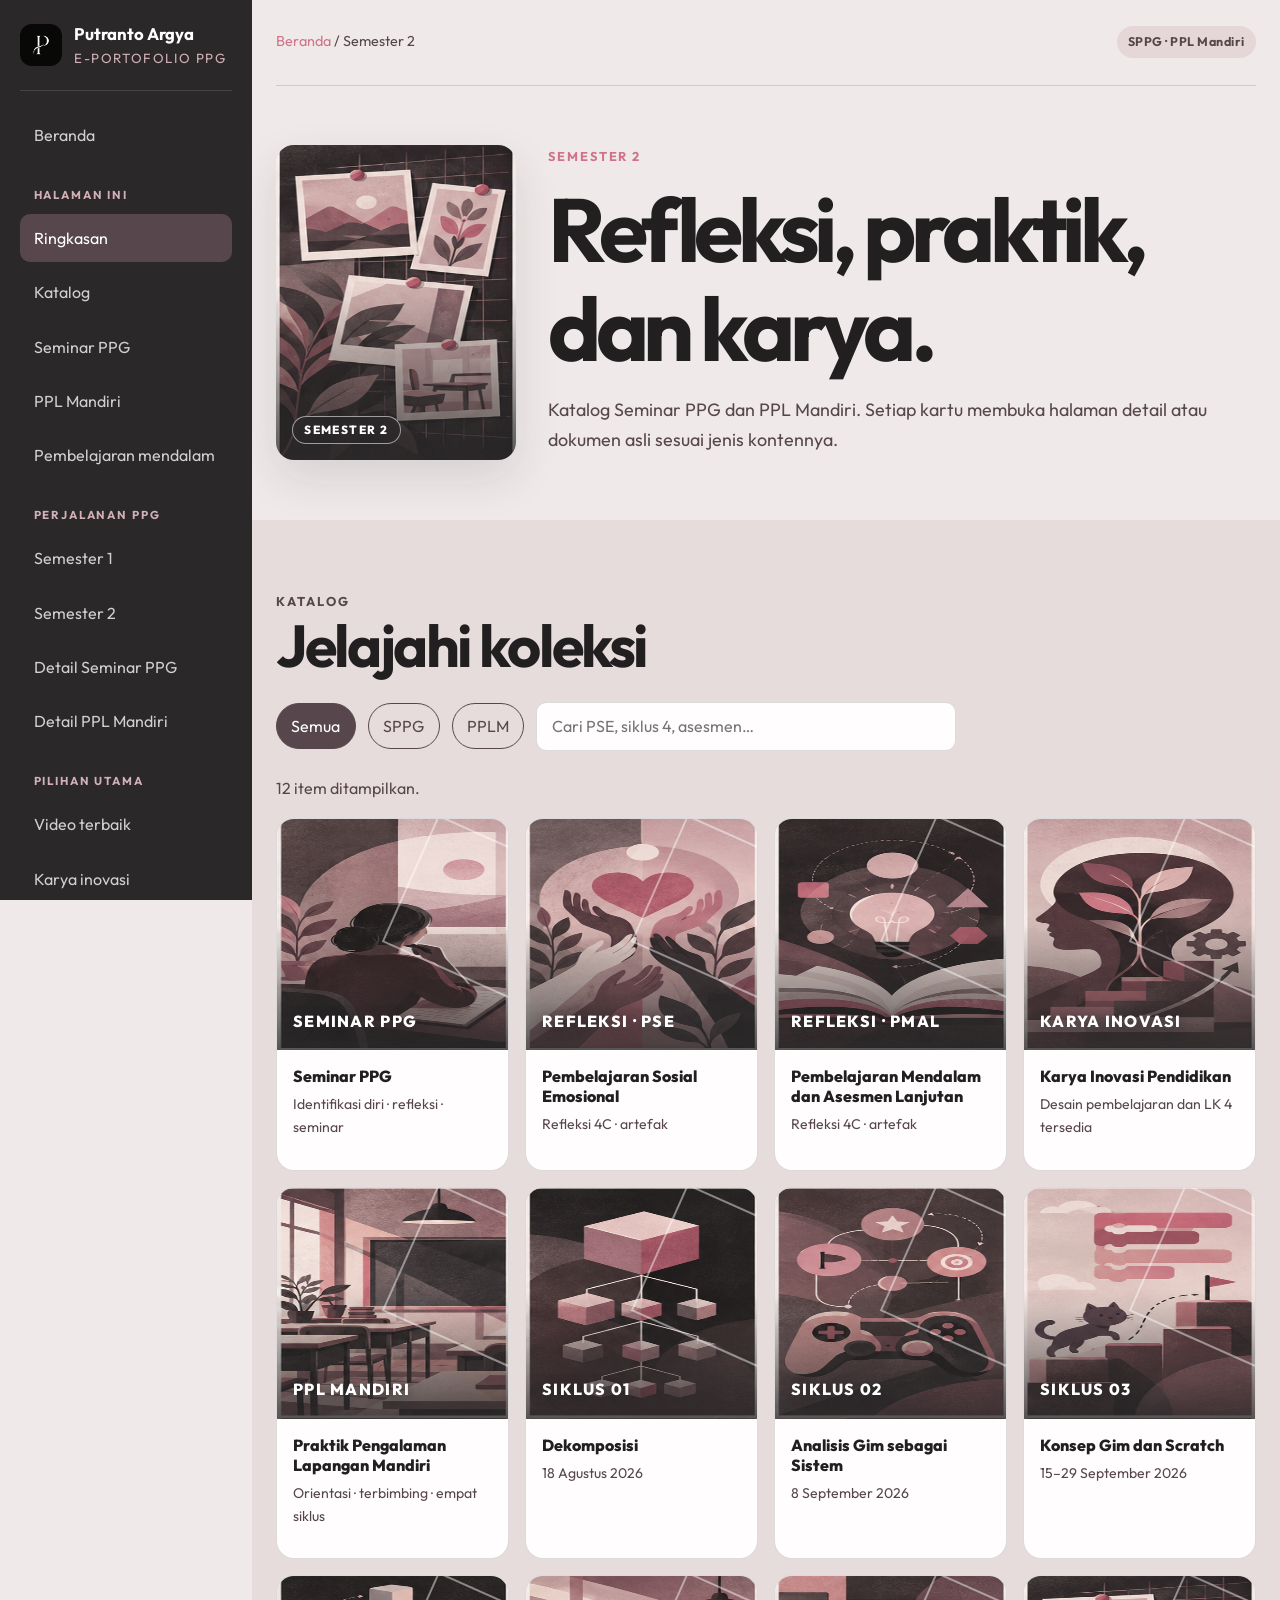
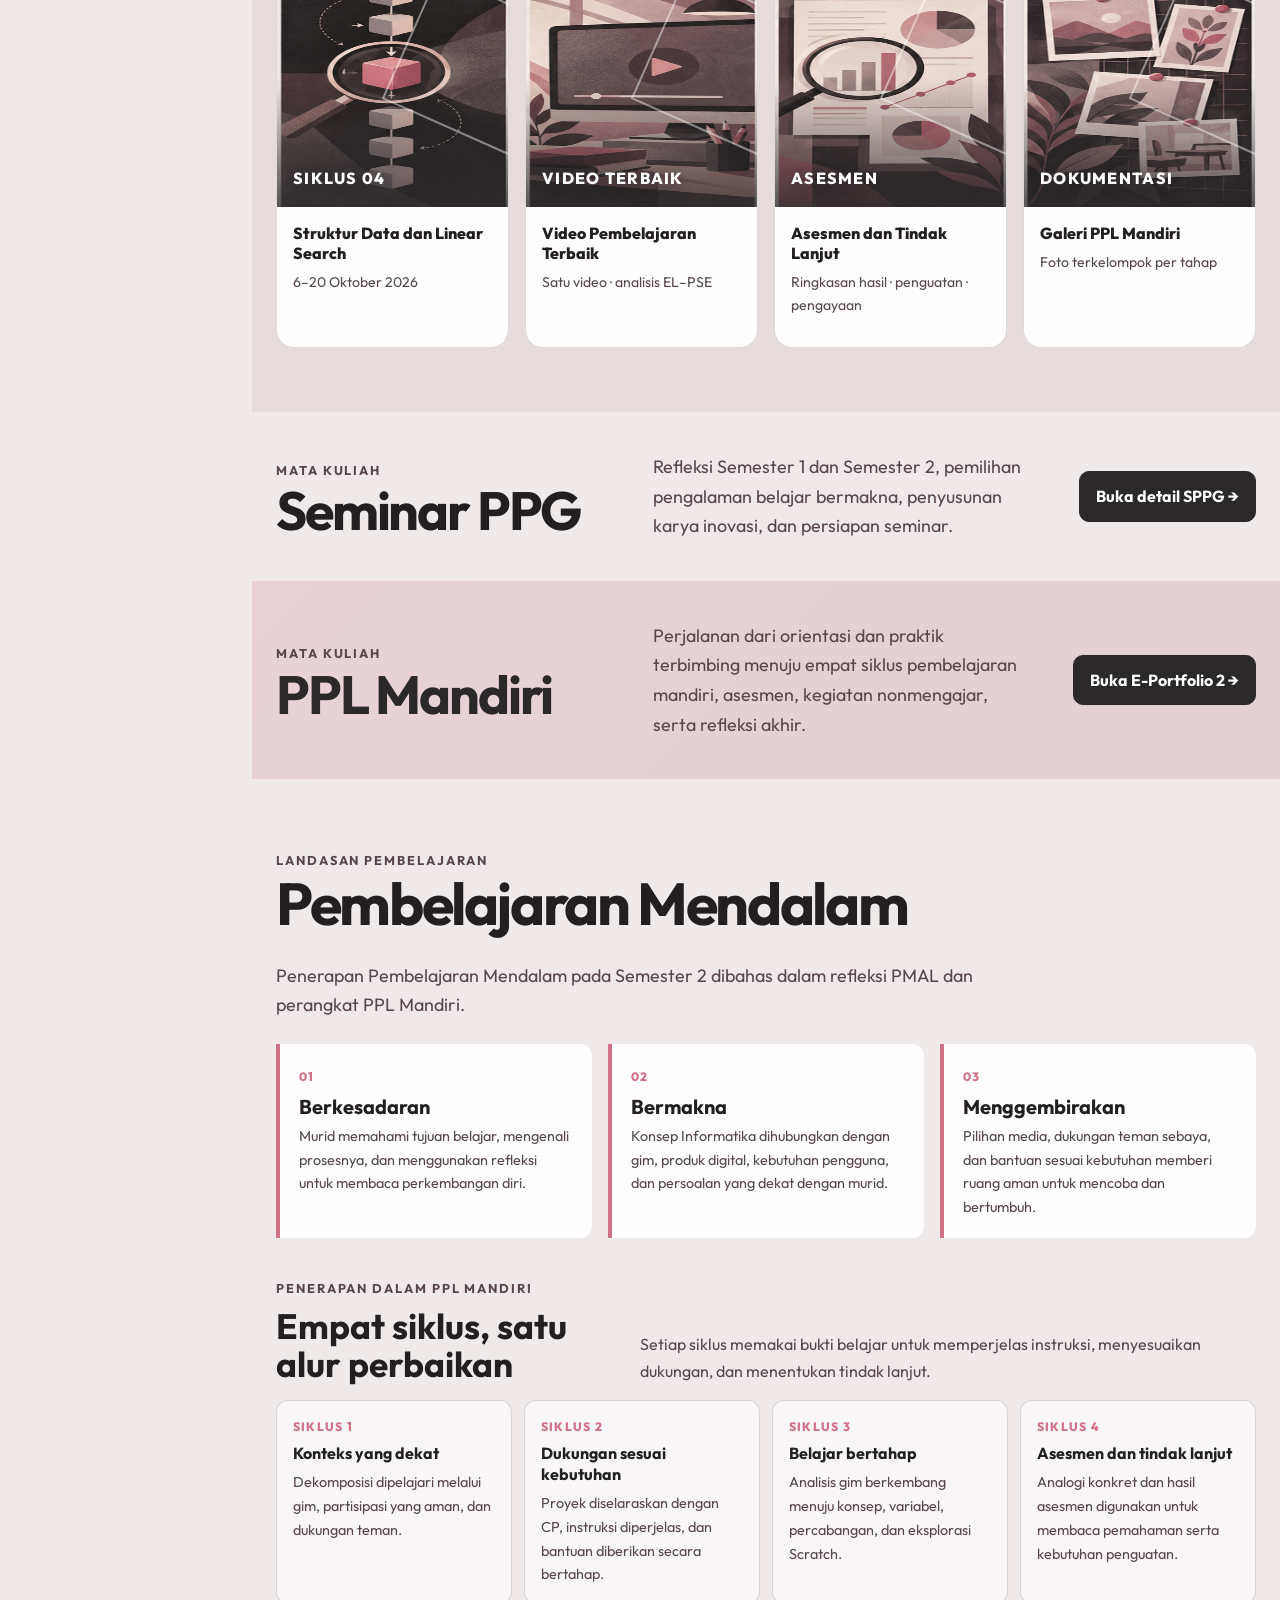
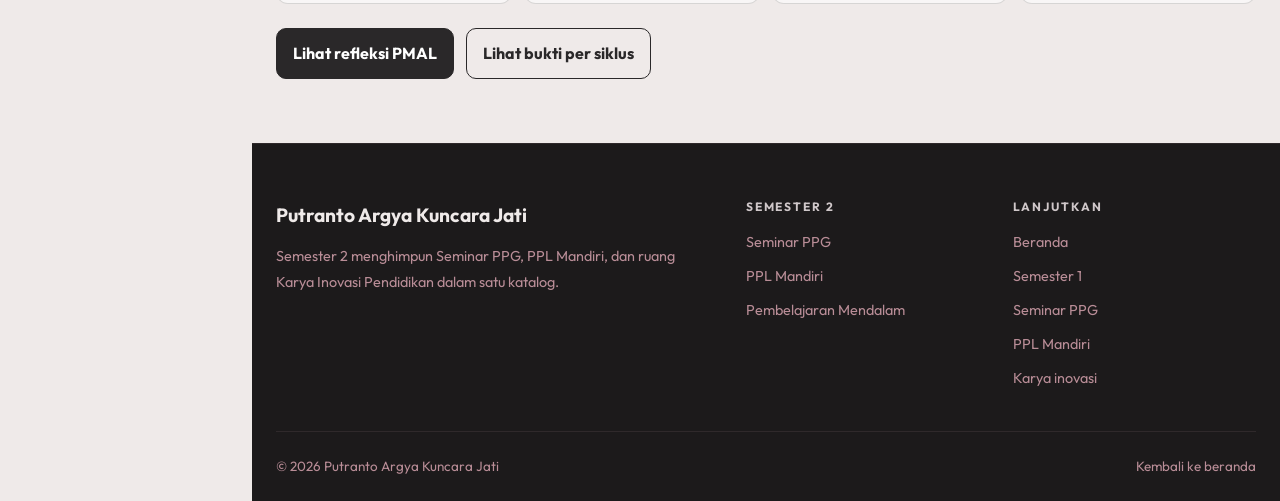
<file: semester2.html>
<!doctype html>
<html lang="id">
<head>
  <meta charset="utf-8"><meta name="viewport" content="width=device-width,initial-scale=1">
  <title>Semester 2 · E-Portofolio Putranto Argya</title>
  <link rel="icon" href="img/logo.png"><link rel="preconnect" href="https://fonts.googleapis.com"><link rel="preconnect" href="https://fonts.gstatic.com" crossorigin><link href="https://fonts.googleapis.com/css2?family=Outfit:wght@400;500;600;700;800&amp;display=swap" rel="stylesheet"><link rel="stylesheet" href="assets/css/site.css?v=20261031-logo-v1"><script src="assets/js/site.js?v=20261027-scrollspy-v6" defer></script>
</head>
<body>
  <a class="skip-link" href="#main-content">Lewati navigasi</a>
  <aside class="site-sidebar"><a class="site-brand" href="index.html"><img class="brand-mark" src="img/logo.png" alt=""><span><strong>Putranto Argya</strong><small>E-PORTOFOLIO PPG</small></span></a><nav class="site-nav" aria-label="Navigasi utama"><a href="index.html">Beranda</a><span class="nav-label">HALAMAN INI</span><a href="#home">Ringkasan</a><a href="#katalog">Katalog</a><a href="#sppg">Seminar PPG</a><a href="#ppl-mandiri">PPL Mandiri</a><a href="#pembelajaran-mendalam">Pembelajaran mendalam</a><span class="nav-label">PERJALANAN PPG</span><a href="semester1.html">Semester 1</a><a href="semester2.html" aria-current="page">Semester 2</a><a href="sppg.html">Detail Seminar PPG</a><a href="pplm.html">Detail PPL Mandiri</a><span class="nav-label">PILIHAN UTAMA</span><a href="pplm.html#video-terbaik">Video terbaik</a><a href="karya-inovasi.html">Karya inovasi</a></nav><p class="side-note">Katalog Semester 2: pilih mata kuliah, refleksi, siklus, atau artefak.</p></aside>
  <div class="mobile-bar"><a class="mobile-brand" href="index.html">Putranto Argya</a><details class="mobile-nav"><summary aria-label="Buka menu">☰</summary><nav aria-label="Navigasi seluler"><a href="index.html">Beranda</a><a href="semester1.html">Semester 1</a><a href="semester2.html">Semester 2</a><a href="sppg.html">SPPG</a><a href="pplm.html">PPLM</a><a href="karya-inovasi.html">Karya inovasi</a></nav></details></div>
  <div class="site-shell"><main id="main-content" class="page-main">
    <div class="page-width topline rv"><p class="breadcrumb"><a href="index.html">Beranda</a> / Semester 2</p><span class="pill">SPPG · PPL Mandiri</span></div>
    <section id="home" class="page-width detail-hero"><div class="detail-cover sprite cover-12 rv"><span>Semester 2</span></div><div class="rv d1"><p class="eyebrow">Semester 2</p><h1 style="font-size:clamp(3rem,7vw,5.8rem)">Refleksi, praktik, dan karya.</h1><p class="lead">Katalog Seminar PPG dan PPL Mandiri. Setiap kartu membuka halaman detail atau dokumen asli sesuai jenis kontennya.</p></div></section>
    <section id="katalog" class="section rosewash" data-catalog><div class="page-width"><div class="section-heading rv"><div><p class="eyebrow">Katalog</p><h2>Jelajahi koleksi</h2></div></div><div class="catalog-tools rv d1" aria-label="Filter katalog"><button class="filter-button" data-filter="semua" aria-pressed="true">Semua</button><button class="filter-button" data-filter="sppg" aria-pressed="false">SPPG</button><button class="filter-button" data-filter="pplm" aria-pressed="false">PPLM</button><input class="catalog-search" data-search type="search" aria-label="Cari di koleksi Semester 2" placeholder="Cari PSE, siklus 4, asesmen…"><button class="filter-button" data-reset hidden>Atur ulang</button></div><p class="catalog-status rv d1" data-status aria-live="polite"></p>
      <div class="card-grid">
        <article class="catalog-card rv d1" data-title="Seminar PPG refleksi PSE PMAL PPL Mandiri Projek Kepemimpinan Pendidikan Inklusi" data-category="sppg"><a class="cover-art sprite cover-01" href="sppg.html"><span class="cover-label">SEMINAR PPG</span></a><div class="card-body"><a class="card-title" href="sppg.html">Seminar PPG</a><p class="card-meta">Identifikasi diri · refleksi · seminar</p></div></article>
        <article class="catalog-card rv d2" data-title="Pembelajaran Sosial Emosional PSE refleksi 4C" data-category="sppg"><a class="cover-art sprite cover-02" href="sppg.html#pse"><span class="cover-label">REFLEKSI · PSE</span></a><div class="card-body"><a class="card-title" href="sppg.html#pse">Pembelajaran Sosial Emosional</a><p class="card-meta">Refleksi 4C · artefak</p></div></article>
        <article class="catalog-card rv d3" data-title="Pembelajaran Mendalam dan Asesmen Lanjutan PMAL" data-category="sppg"><a class="cover-art sprite cover-03" href="sppg.html#pmal"><span class="cover-label">REFLEKSI · PMAL</span></a><div class="card-body"><a class="card-title" href="sppg.html#pmal">Pembelajaran Mendalam dan Asesmen Lanjutan</a><p class="card-meta">Refleksi 4C · artefak</p></div></article>
        <article class="catalog-card rv d4" data-title="Karya Inovasi Pendidikan scaffolding konsep game Scratch" data-category="sppg"><a class="cover-art sprite cover-04" href="karya-inovasi.html"><span class="cover-label">KARYA INOVASI</span></a><div class="card-body"><a class="card-title" href="karya-inovasi.html">Karya Inovasi Pendidikan</a><p class="card-meta">Desain pembelajaran dan LK 4 tersedia</p></div></article>
        <article class="catalog-card rv d1" data-title="PPL Mandiri empat siklus praktik pembelajaran" data-category="pplm"><a class="cover-art sprite cover-05" href="pplm.html"><span class="cover-label">PPL MANDIRI</span></a><div class="card-body"><a class="card-title" href="pplm.html">Praktik Pengalaman Lapangan Mandiri</a><p class="card-meta">Orientasi · terbimbing · empat siklus</p></div></article>
        <article class="catalog-card rv d2" data-title="Siklus 1 dekomposisi 18 Agustus" data-category="pplm"><a class="cover-art sprite cover-06" href="pplm.html#siklus-1"><span class="cover-label">SIKLUS 01</span></a><div class="card-body"><a class="card-title" href="pplm.html#siklus-1">Dekomposisi</a><p class="card-meta">18 Agustus 2026</p></div></article>
        <article class="catalog-card rv d3" data-title="Siklus 2 analisis game 8 September" data-category="pplm"><a class="cover-art sprite cover-07" href="pplm.html#siklus-2"><span class="cover-label">SIKLUS 02</span></a><div class="card-body"><a class="card-title" href="pplm.html#siklus-2">Analisis Gim sebagai Sistem</a><p class="card-meta">8 September 2026</p></div></article>
        <article class="catalog-card rv d4" data-title="Siklus 3 konsep game Scratch variabel percabangan" data-category="pplm"><a class="cover-art sprite cover-08" href="pplm.html#siklus-3"><span class="cover-label">SIKLUS 03</span></a><div class="card-body"><a class="card-title" href="pplm.html#siklus-3">Konsep Gim dan Scratch</a><p class="card-meta">15–29 September 2026</p></div></article>
        <article class="catalog-card rv d1" data-title="Siklus 4 struktur data linear search asesmen video terbaik" data-category="pplm"><a class="cover-art sprite cover-09" href="pplm.html#siklus-4"><span class="cover-label">SIKLUS 04</span></a><div class="card-body"><a class="card-title" href="pplm.html#siklus-4">Struktur Data dan Linear Search</a><p class="card-meta">6–20 Oktober 2026</p></div></article>
        <article class="catalog-card rv d2" data-title="Video pembelajaran terbaik struktur data 6 Oktober EL PSE" data-category="pplm"><a class="cover-art sprite cover-10" href="pplm.html#video-terbaik"><span class="cover-label">VIDEO TERBAIK</span></a><div class="card-body"><a class="card-title" href="pplm.html#video-terbaik">Video Pembelajaran Terbaik</a><p class="card-meta">Satu video · analisis EL–PSE</p></div></article>
        <article class="catalog-card rv d3" data-title="Asesmen Informatika Quizizz Wayground analisis nilai" data-category="pplm"><a class="cover-art sprite cover-11" href="pplm.html#siklus-4"><span class="cover-label">ASESMEN</span></a><div class="card-body"><a class="card-title" href="pplm.html#siklus-4">Asesmen dan Tindak Lanjut</a><p class="card-meta">Ringkasan hasil · penguatan · pengayaan</p></div></article>
        <article class="catalog-card rv d4" data-title="Dokumentasi Semester 2 galeri PPL Mandiri" data-category="pplm"><a class="cover-art sprite cover-12" href="pplm.html#dokumentasi"><span class="cover-label">DOKUMENTASI</span></a><div class="card-body"><a class="card-title" href="pplm.html#dokumentasi">Galeri PPL Mandiri</a><p class="card-meta">Foto terkelompok per tahap</p></div></article>
      </div>
    </div></section>
    <section id="sppg" class="section semester-route"><div class="page-width rv"><div class="section-heading"><div><p class="eyebrow">Mata kuliah</p><h2>Seminar PPG</h2></div></div><div class="semester-route-copy"><p class="lead">Refleksi Semester 1 dan Semester 2, pemilihan pengalaman belajar bermakna, penyusunan karya inovasi, dan persiapan seminar.</p><a class="button" href="sppg.html">Buka detail SPPG →</a></div></div></section>
    <section id="ppl-mandiri" class="section rose-deep semester-route"><div class="page-width rv"><div class="section-heading"><div><p class="eyebrow">Mata kuliah</p><h2>PPL Mandiri</h2></div></div><div class="semester-route-copy"><p class="lead">Perjalanan dari orientasi dan praktik terbimbing menuju empat siklus pembelajaran mandiri, asesmen, kegiatan nonmengajar, serta refleksi akhir.</p><a class="button" href="pplm.html#eportfolio-2">Buka E-Portfolio 2 →</a></div></div></section>
    <section id="pembelajaran-mendalam" class="section semester-two-deep-learning"><div class="page-width"><div class="section-heading rv"><div><p class="eyebrow">Landasan pembelajaran</p><h2>Pembelajaran Mendalam</h2></div></div><p class="lead rv d1">Penerapan Pembelajaran Mendalam pada Semester 2 dibahas dalam refleksi PMAL dan perangkat PPL Mandiri.</p><div class="deep-learning-principles rv d2"><article class="learning-principle"><span>01</span><h3>Berkesadaran</h3><p>Murid memahami tujuan belajar, mengenali prosesnya, dan menggunakan refleksi untuk membaca perkembangan diri.</p></article><article class="learning-principle"><span>02</span><h3>Bermakna</h3><p>Konsep Informatika dihubungkan dengan gim, produk digital, kebutuhan pengguna, dan persoalan yang dekat dengan murid.</p></article><article class="learning-principle"><span>03</span><h3>Menggembirakan</h3><p>Pilihan media, dukungan teman sebaya, dan bantuan sesuai kebutuhan memberi ruang aman untuk mencoba dan bertumbuh.</p></article></div><div class="cycle-learning-heading rv"><p class="eyebrow">Penerapan dalam PPL Mandiri</p><h3>Empat siklus, satu alur perbaikan</h3><p>Setiap siklus memakai bukti belajar untuk memperjelas instruksi, menyesuaikan dukungan, dan menentukan tindak lanjut.</p></div><div class="cycle-learning-grid rv d1"><a class="cycle-learning-card" href="pplm.html#siklus-1"><span>Siklus 1</span><strong>Konteks yang dekat</strong><p>Dekomposisi dipelajari melalui gim, partisipasi yang aman, dan dukungan teman.</p></a><a class="cycle-learning-card" href="pplm.html#siklus-2"><span>Siklus 2</span><strong>Dukungan sesuai kebutuhan</strong><p>Proyek diselaraskan dengan CP, instruksi diperjelas, dan bantuan diberikan secara bertahap.</p></a><a class="cycle-learning-card" href="pplm.html#siklus-3"><span>Siklus 3</span><strong>Belajar bertahap</strong><p>Analisis gim berkembang menuju konsep, variabel, percabangan, dan eksplorasi Scratch.</p></a><a class="cycle-learning-card" href="pplm.html#siklus-4"><span>Siklus 4</span><strong>Asesmen dan tindak lanjut</strong><p>Analogi konkret dan hasil asesmen digunakan untuk membaca pemahaman serta kebutuhan penguatan.</p></a></div><div class="actions rv d2"><a class="button" href="sppg.html#pmal">Lihat refleksi PMAL</a><a class="button secondary" href="pplm.html#siklus-1">Lihat bukti per siklus</a></div></div></section>
  </main><footer class="site-footer"><div class="page-width"><div class="footer-grid"><div class="footer-brand"><strong>Putranto Argya Kuncara Jati</strong><p>Semester 2 menghimpun Seminar PPG, PPL Mandiri, dan ruang Karya Inovasi Pendidikan dalam satu katalog.</p></div><nav class="footer-links" aria-label="Navigasi Semester 2"><h3>Semester 2</h3><a href="#sppg">Seminar PPG</a><a href="#ppl-mandiri">PPL Mandiri</a><a href="#pembelajaran-mendalam">Pembelajaran Mendalam</a></nav><nav class="footer-links" aria-label="Lanjutkan perjalanan"><h3>Lanjutkan</h3><a href="index.html">Beranda</a><a href="semester1.html">Semester 1</a><a href="sppg.html">Seminar PPG</a><a href="pplm.html">PPL Mandiri</a><a href="karya-inovasi.html">Karya inovasi</a></nav></div><div class="footer-bottom"><span>© 2026 Putranto Argya Kuncara Jati</span><a href="index.html">Kembali ke beranda</a></div></div></footer></div>
</body>
</html>
</file>
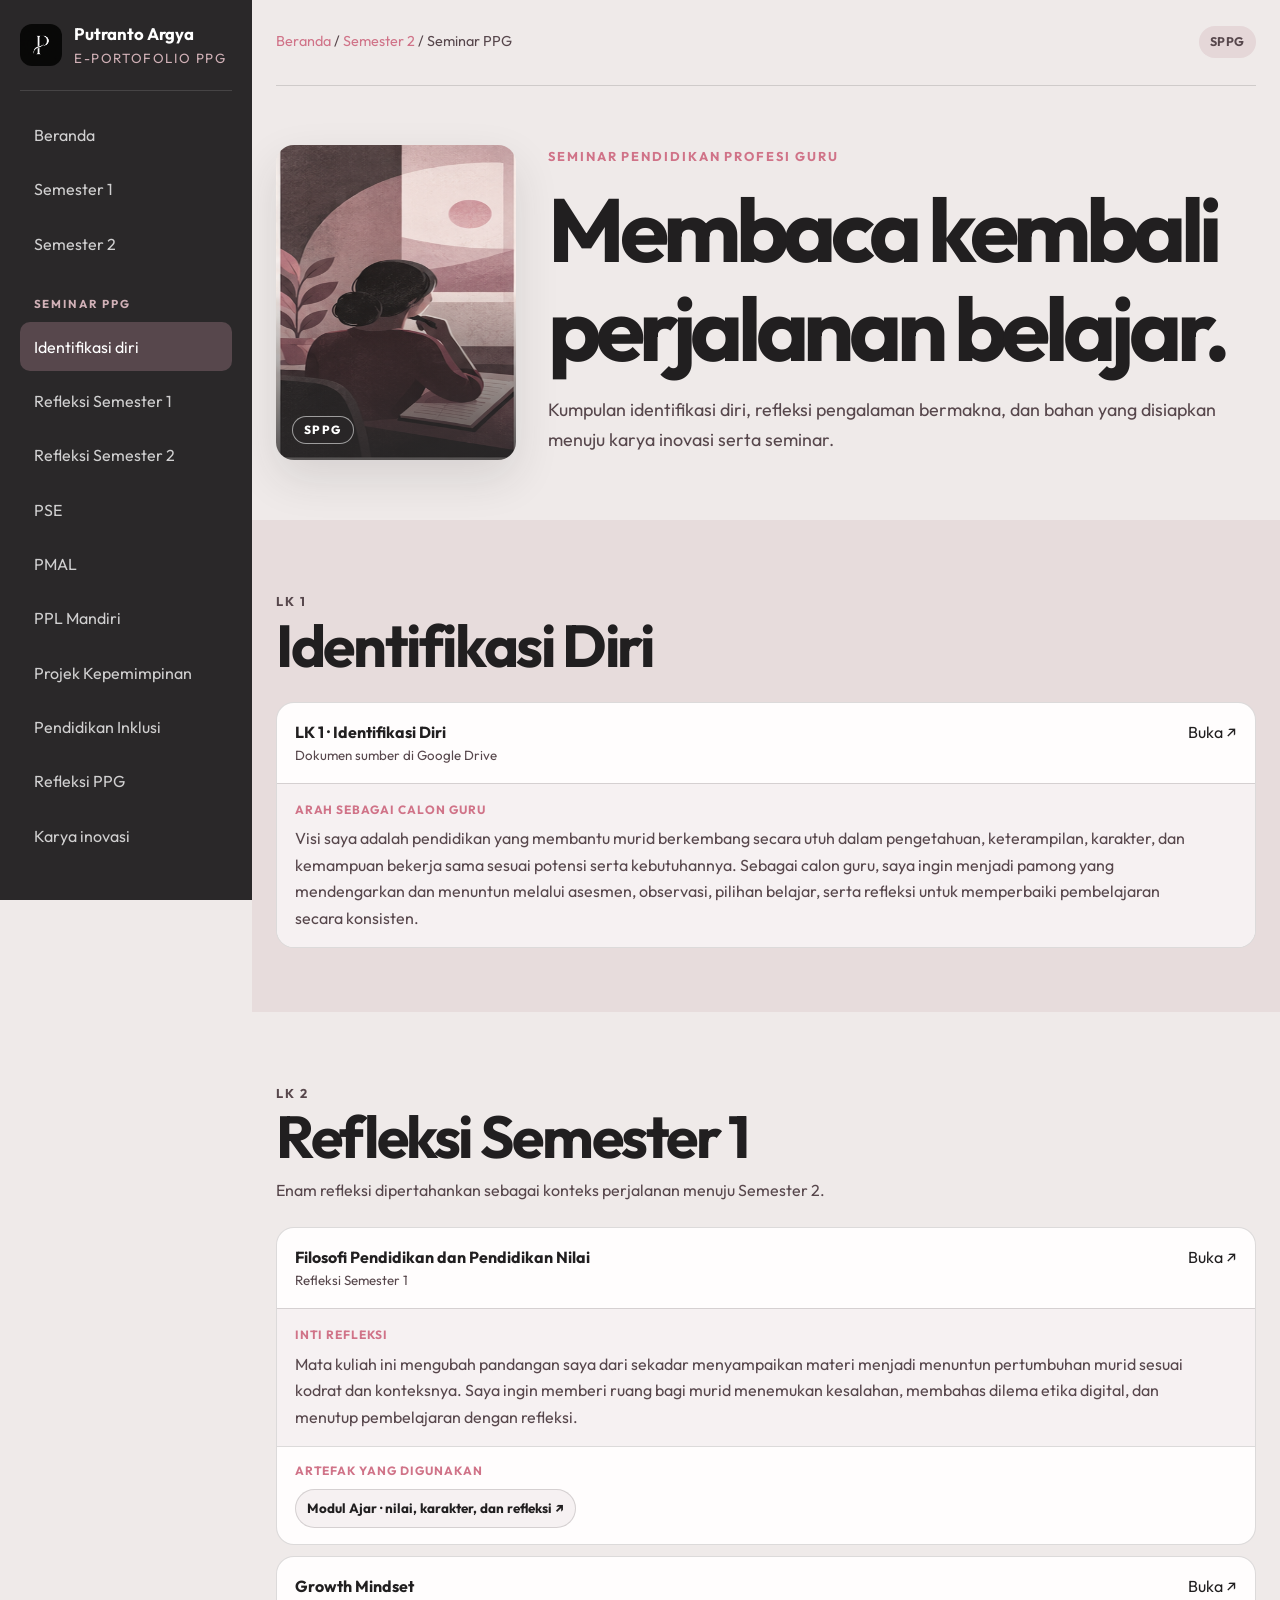
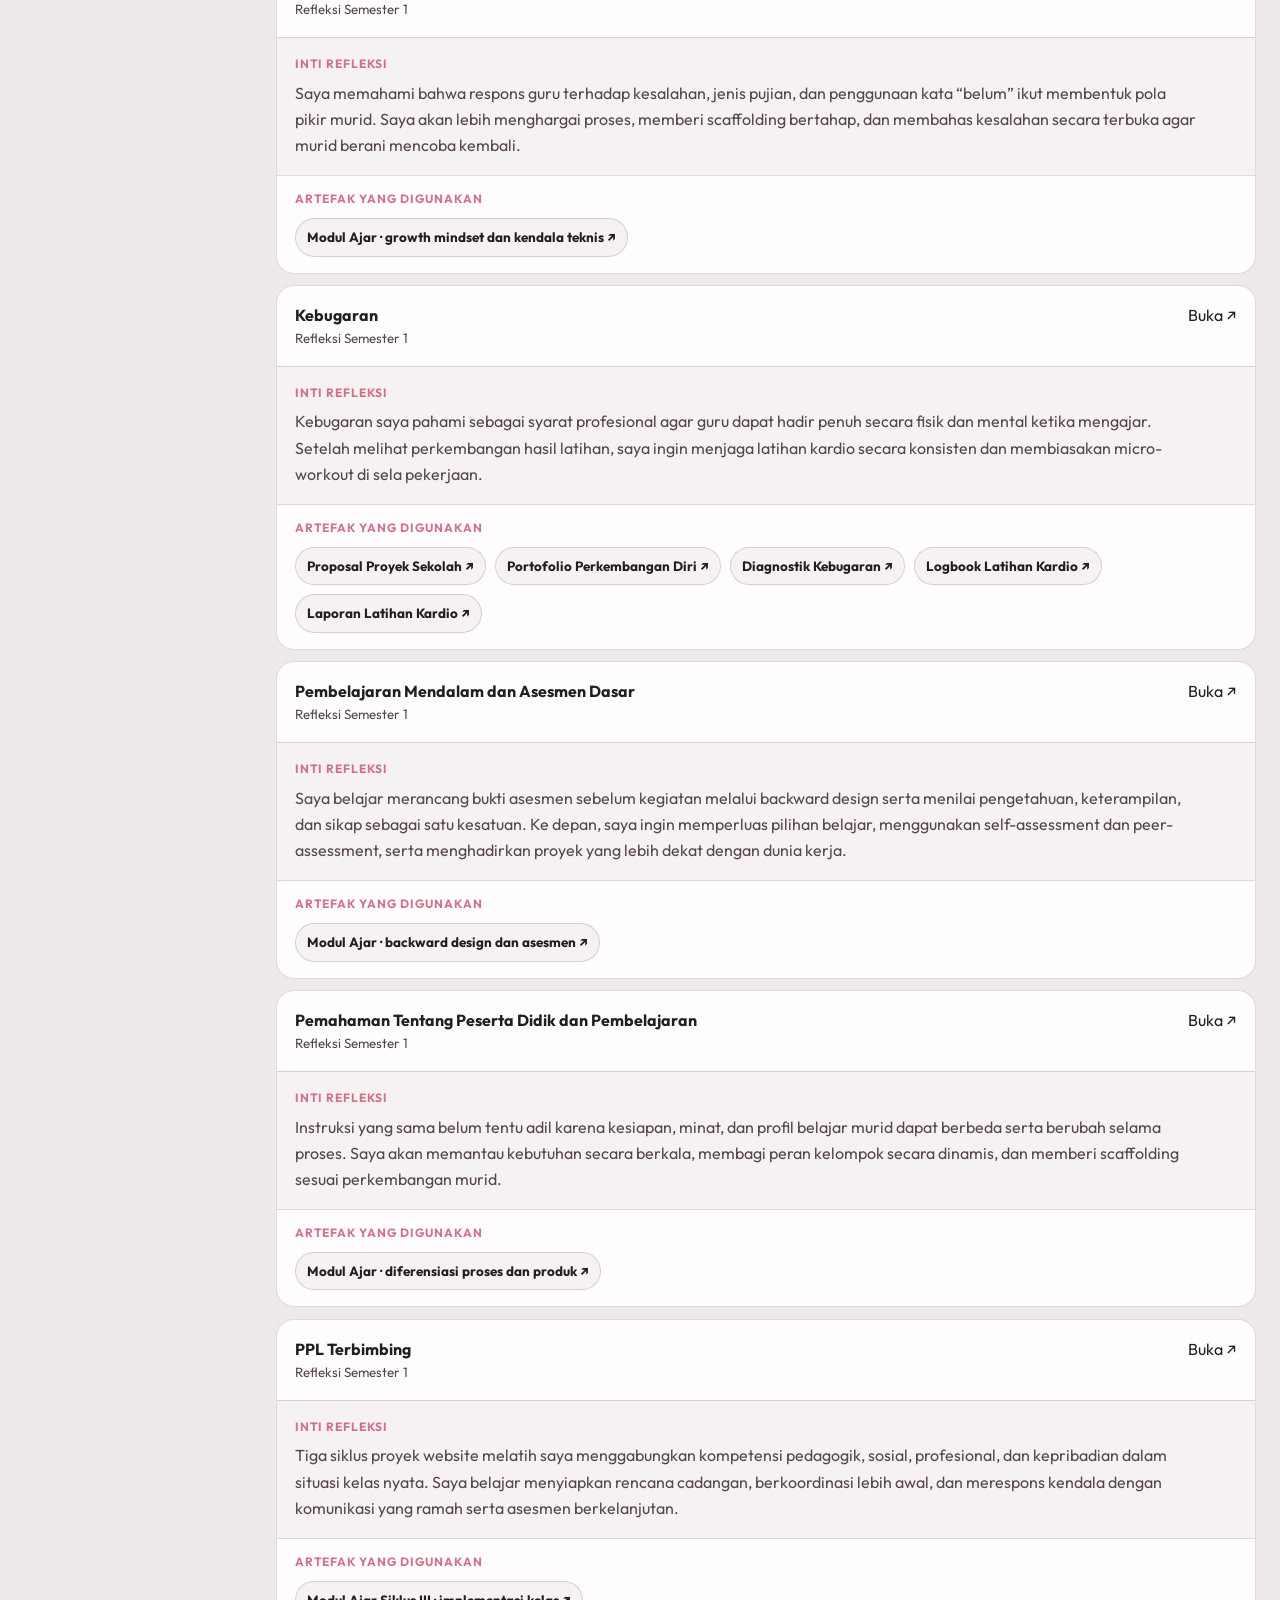
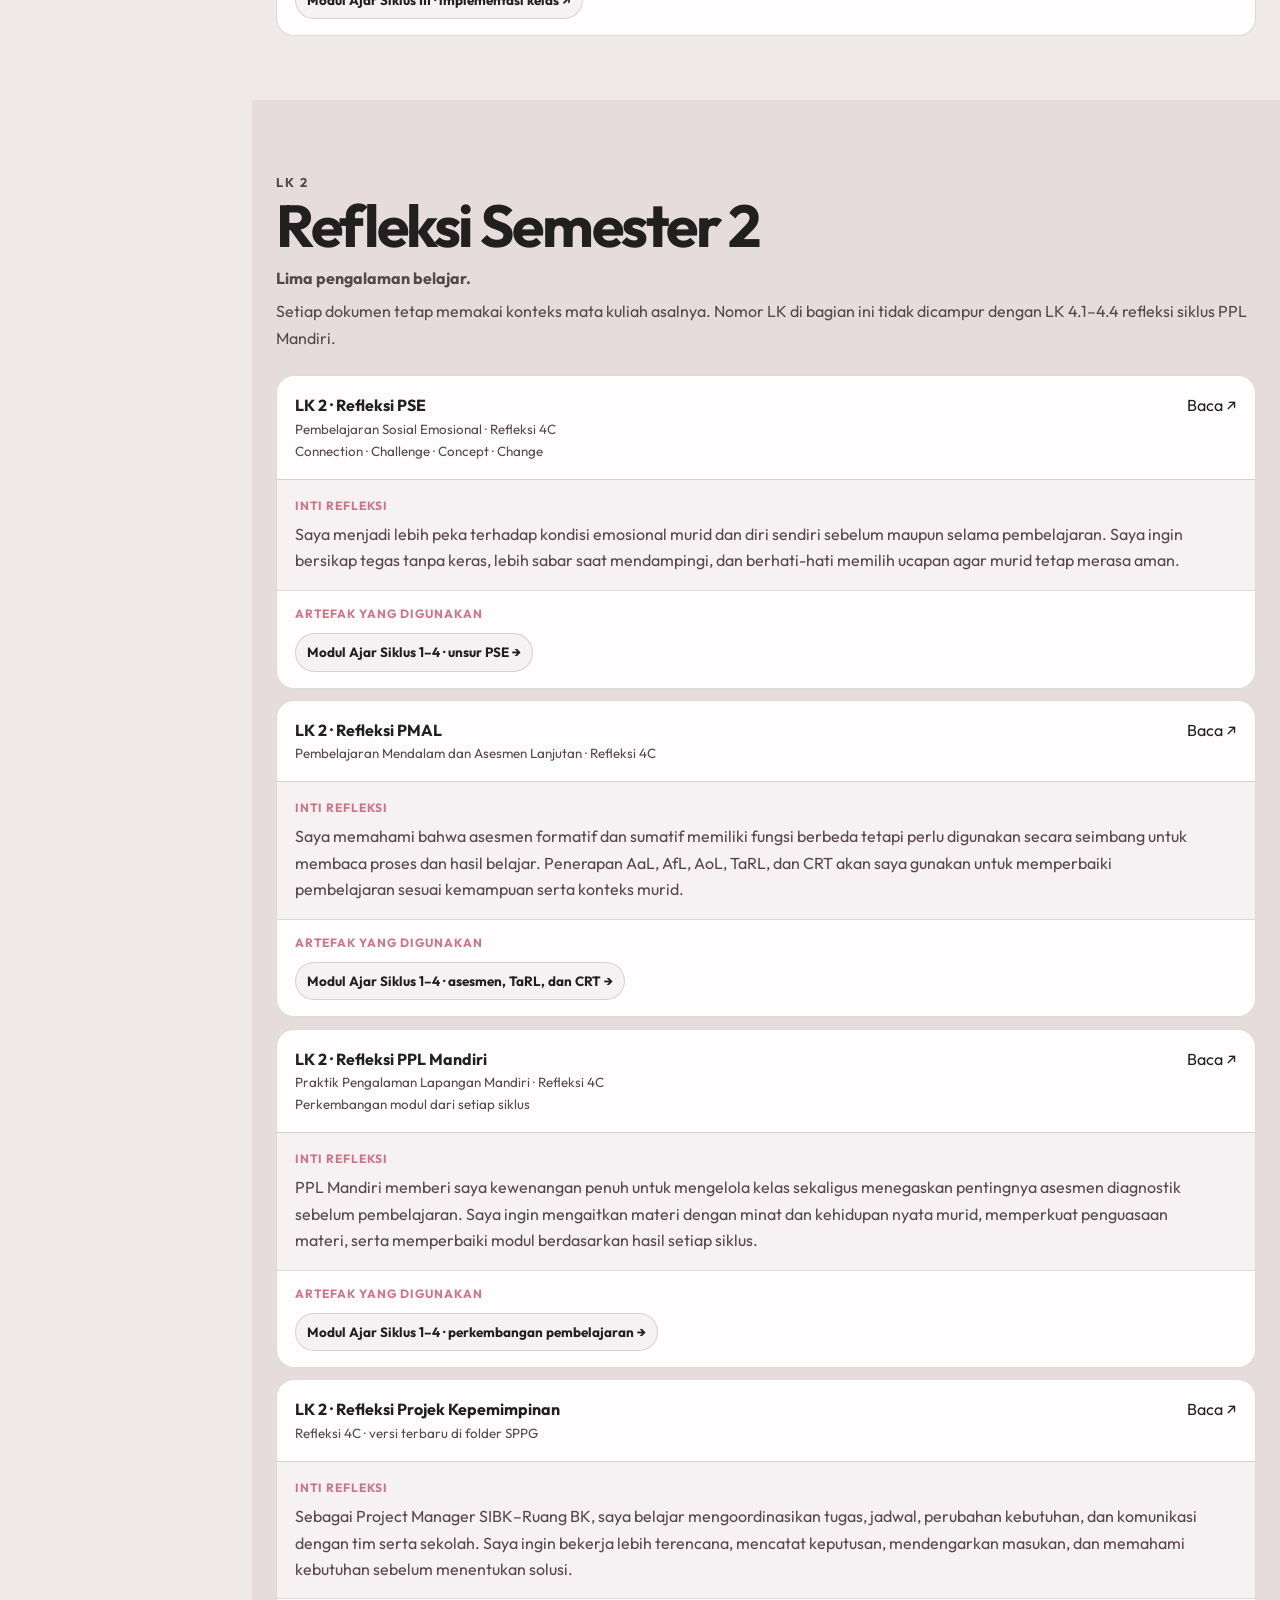
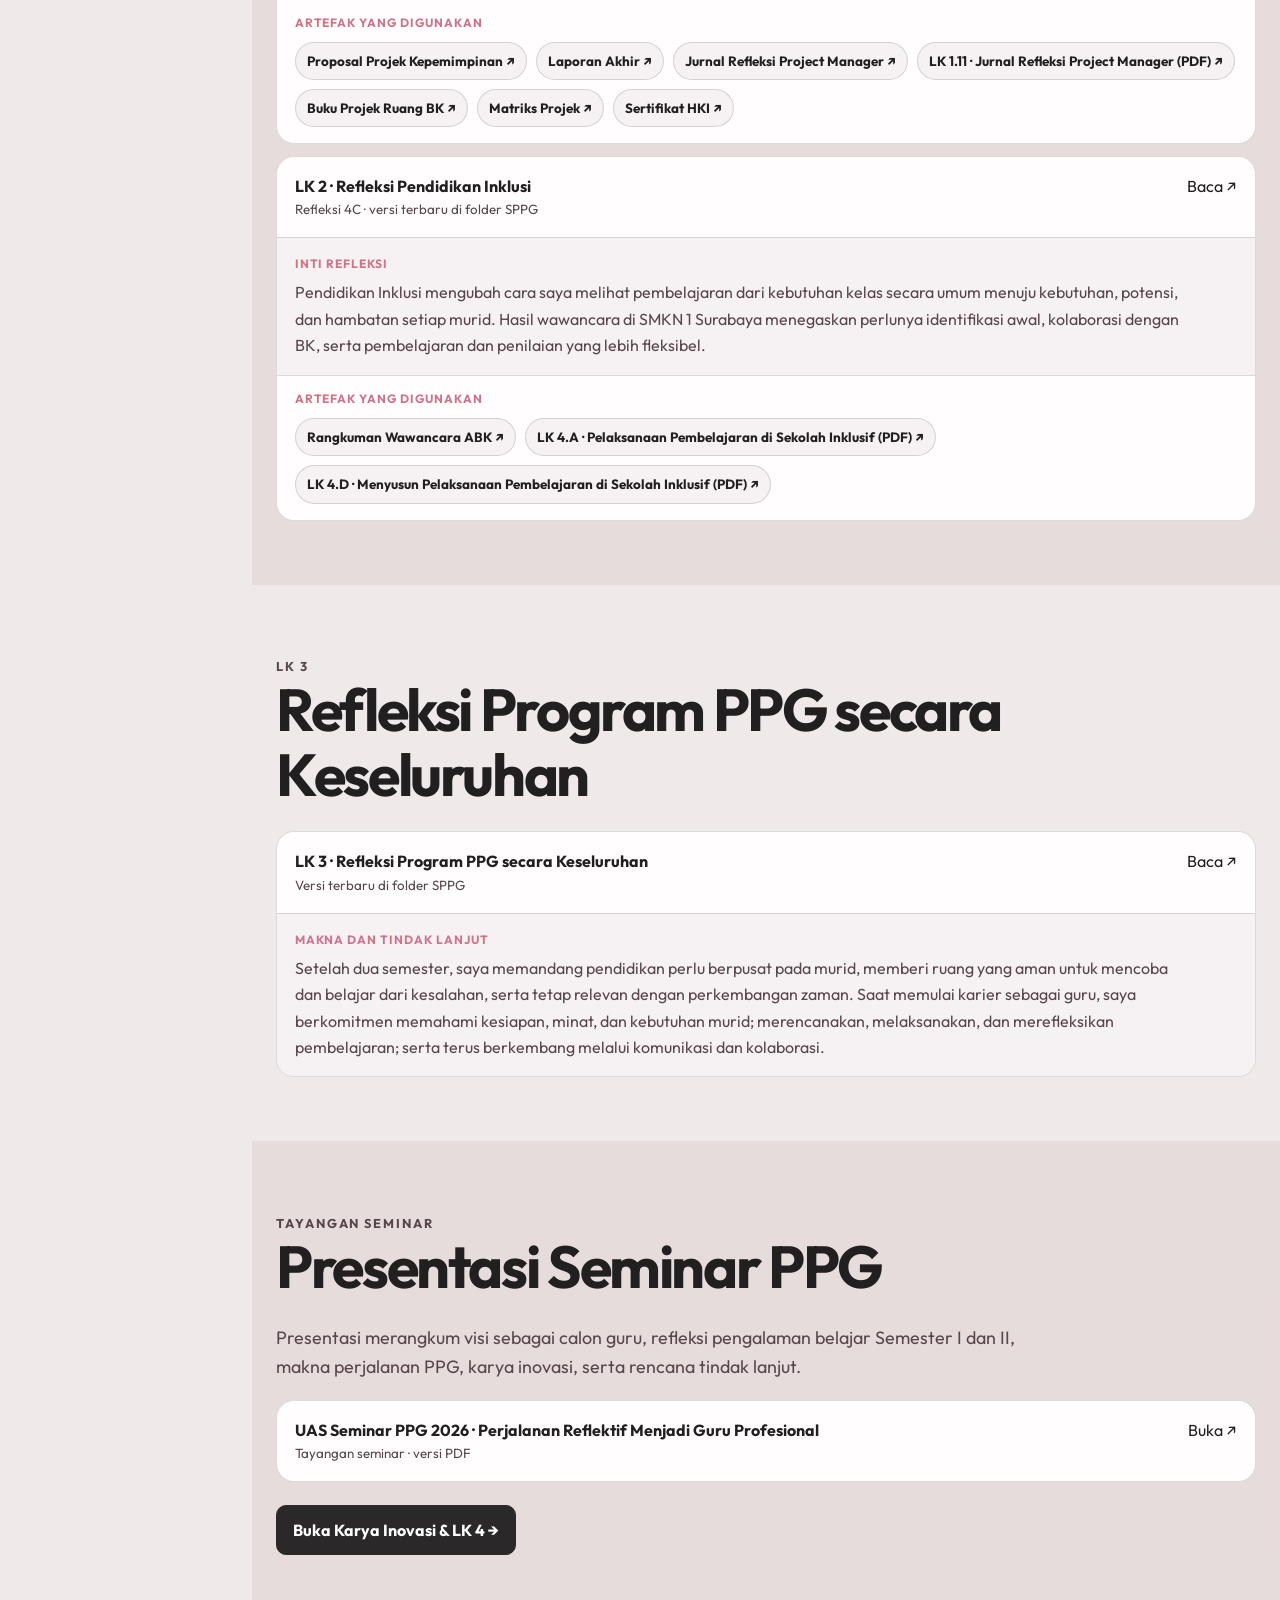
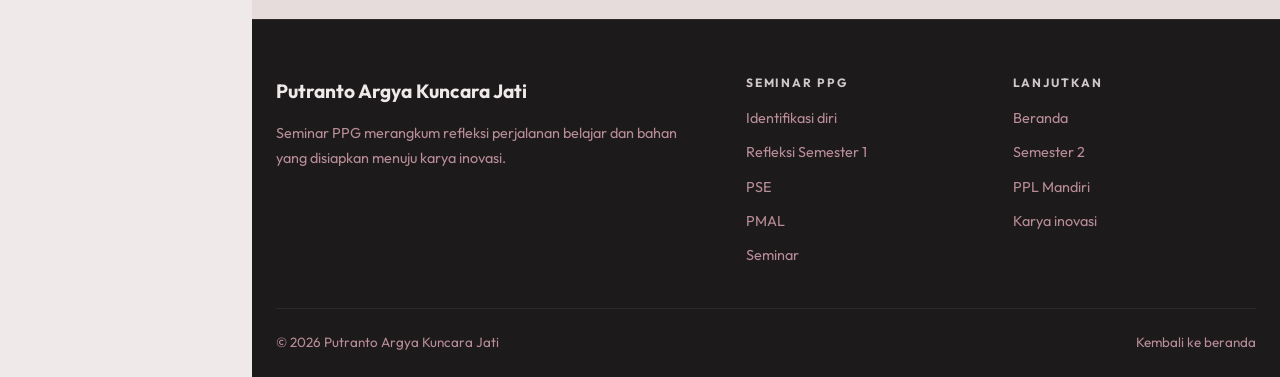
<file: sppg.html>
<!doctype html>
<html lang="id">
<head><meta charset="utf-8"><meta name="viewport" content="width=device-width,initial-scale=1"><title>Seminar PPG · E-Portofolio Putranto Argya</title><link rel="icon" href="img/logo.png"><link rel="preconnect" href="https://fonts.googleapis.com"><link rel="preconnect" href="https://fonts.gstatic.com" crossorigin><link href="https://fonts.googleapis.com/css2?family=Outfit:wght@400;500;600;700;800&amp;display=swap" rel="stylesheet"><link rel="stylesheet" href="assets/css/site.css?v=20261031-logo-v1"><script src="assets/js/site.js?v=20261027-scrollspy-v6" defer></script></head>
<body data-reveal-page>
  <a class="skip-link" href="#main-content">Lewati navigasi</a>
  <aside class="site-sidebar"><a class="site-brand" href="index.html"><img class="brand-mark" src="img/logo.png" alt=""><span><strong>Putranto Argya</strong><small>E-PORTOFOLIO PPG</small></span></a><nav class="site-nav has-current-section" aria-label="Navigasi utama"><a href="index.html">Beranda</a><a href="semester1.html">Semester 1</a><a href="semester2.html">Semester 2</a><span class="nav-label">SEMINAR PPG</span><a href="#identifikasi" aria-current="location">Identifikasi diri</a><a href="#refleksi-smt1">Refleksi Semester 1</a><a href="#refleksi-smt2">Refleksi Semester 2</a><a href="#pse">PSE</a><a href="#pmal">PMAL</a><a href="#ppl-mandiri">PPL Mandiri</a><a href="#projek-kepemimpinan">Projek Kepemimpinan</a><a href="#inklusi">Pendidikan Inklusi</a><a href="#refleksi-ppg">Refleksi PPG</a><a href="karya-inovasi.html">Karya inovasi</a></nav></aside>
  <div class="mobile-bar"><a class="mobile-brand" href="index.html">Putranto Argya</a><details class="mobile-nav"><summary aria-label="Buka menu">☰</summary><nav aria-label="Navigasi seluler"><a href="index.html">Beranda</a><a href="semester2.html">Semester 2</a><a href="#pse">PSE</a><a href="#pmal">PMAL</a><a href="#ppl-mandiri">PPLM</a><a href="karya-inovasi.html">Karya</a></nav></details></div>
  <div class="site-shell"><main id="main-content" class="page-main">
    <div class="page-width topline"><p class="breadcrumb"><a href="index.html">Beranda</a> / <a href="semester2.html">Semester 2</a> / Seminar PPG</p><span class="pill">SPPG</span></div>
    <header class="page-width detail-hero"><div class="detail-cover sprite cover-01"><span>SPPG</span></div><div><p class="eyebrow">Seminar Pendidikan Profesi Guru</p><h1 style="font-size:clamp(3rem,7vw,5.8rem)">Membaca kembali perjalanan belajar.</h1><p class="lead">Kumpulan identifikasi diri, refleksi pengalaman bermakna, dan bahan yang disiapkan menuju karya inovasi serta seminar.</p></div></header>

    <section id="identifikasi" class="section rosewash"><div class="page-width"><div class="section-heading"><div><p class="eyebrow">LK 1</p><h2>Identifikasi Diri</h2></div></div><div class="sppg-artifact-card"><a class="document-link" href="https://drive.google.com/file/d/1bFwmvJ2BFxNPad4hW14sUR1i-arXJ2fU/view?usp=drivesdk"><span><strong>LK 1 · Identifikasi Diri</strong><small>Dokumen sumber di Google Drive</small></span><span>Buka ↗</span></a><div class="reflection-summary"><strong>Arah sebagai calon guru</strong><p>Visi saya adalah pendidikan yang membantu murid berkembang secara utuh dalam pengetahuan, keterampilan, karakter, dan kemampuan bekerja sama sesuai potensi serta kebutuhannya. Sebagai calon guru, saya ingin menjadi pamong yang mendengarkan dan menuntun melalui asesmen, observasi, pilihan belajar, serta refleksi untuk memperbaiki pembelajaran secara konsisten.</p></div></div></div></section>

    <section id="refleksi-smt1" class="section"><div class="page-width"><div class="section-heading"><div><p class="eyebrow">LK 2</p><h2>Refleksi Semester 1</h2><p>Enam refleksi dipertahankan sebagai konteks perjalanan menuju Semester 2.</p></div></div><div class="document-list">
      <article class="sppg-artifact-card"><a class="document-link" href="https://drive.google.com/file/d/1x1-KkphRbDOpovpXIrkAXDtdgiH3_9Ra/view?usp=drivesdk"><span><strong>Filosofi Pendidikan dan Pendidikan Nilai</strong><small>Refleksi Semester 1</small></span><span>Buka ↗</span></a><div class="reflection-summary"><strong>Inti Refleksi</strong><p>Mata kuliah ini mengubah pandangan saya dari sekadar menyampaikan materi menjadi menuntun pertumbuhan murid sesuai kodrat dan konteksnya. Saya ingin memberi ruang bagi murid menemukan kesalahan, membahas dilema etika digital, dan menutup pembelajaran dengan refleksi.</p></div><div class="artifact-links"><strong>Artefak yang digunakan</strong><a href="https://drive.google.com/file/d/1DLft_RnDIL0OXLDyHD5oxoGeifH_ETzm/view?usp=drivesdk">Modul Ajar · nilai, karakter, dan refleksi ↗</a></div></article>
      <article class="sppg-artifact-card"><a class="document-link" href="https://drive.google.com/file/d/1ABECK8Nd9SJIC1CrMkULPxpCULwU77y1/view?usp=drivesdk"><span><strong>Growth Mindset</strong><small>Refleksi Semester 1</small></span><span>Buka ↗</span></a><div class="reflection-summary"><strong>Inti Refleksi</strong><p>Saya memahami bahwa respons guru terhadap kesalahan, jenis pujian, dan penggunaan kata “belum” ikut membentuk pola pikir murid. Saya akan lebih menghargai proses, memberi scaffolding bertahap, dan membahas kesalahan secara terbuka agar murid berani mencoba kembali.</p></div><div class="artifact-links"><strong>Artefak yang digunakan</strong><a href="https://drive.google.com/file/d/1DLft_RnDIL0OXLDyHD5oxoGeifH_ETzm/view?usp=drivesdk">Modul Ajar · growth mindset dan kendala teknis ↗</a></div></article>
      <article class="sppg-artifact-card"><a class="document-link" href="https://drive.google.com/file/d/1o8-jFyzqSgGJxZoM4yAYOqgEzQ-7Lg4y/view?usp=drivesdk"><span><strong>Kebugaran</strong><small>Refleksi Semester 1</small></span><span>Buka ↗</span></a><div class="reflection-summary"><strong>Inti Refleksi</strong><p>Kebugaran saya pahami sebagai syarat profesional agar guru dapat hadir penuh secara fisik dan mental ketika mengajar. Setelah melihat perkembangan hasil latihan, saya ingin menjaga latihan kardio secara konsisten dan membiasakan micro-workout di sela pekerjaan.</p></div><div class="artifact-links"><strong>Artefak yang digunakan</strong><a href="https://drive.google.com/file/d/1P5lPBB71QMqWn0Avpi3gGsFHBnycfng8/view?usp=drivesdk">Proposal Proyek Sekolah ↗</a><a href="https://drive.google.com/file/d/1lPkbKANtwdwGALeo7jGOVUVYqO_LAkFi/view?usp=drivesdk">Portofolio Perkembangan Diri ↗</a><a href="https://drive.google.com/file/d/153nfHhccRt3c7YrQdc4tsqo1-WKXy0Pe/view?usp=drivesdk">Diagnostik Kebugaran ↗</a><a href="https://drive.google.com/file/d/1eLBS39XXIx8gTSIqAtiXjQ5pEySIujEu/view?usp=drivesdk">Logbook Latihan Kardio ↗</a><a href="https://drive.google.com/file/d/124CXbwCqr5TiWj3m1Pol25-G3JFqLOiM/view?usp=drivesdk">Laporan Latihan Kardio ↗</a></div></article>
      <article class="sppg-artifact-card"><a class="document-link" href="https://drive.google.com/file/d/1mUELmpizIRjV37OsL2n1TZzr-eASbSF4/view?usp=drivesdk"><span><strong>Pembelajaran Mendalam dan Asesmen Dasar</strong><small>Refleksi Semester 1</small></span><span>Buka ↗</span></a><div class="reflection-summary"><strong>Inti Refleksi</strong><p>Saya belajar merancang bukti asesmen sebelum kegiatan melalui backward design serta menilai pengetahuan, keterampilan, dan sikap sebagai satu kesatuan. Ke depan, saya ingin memperluas pilihan belajar, menggunakan self-assessment dan peer-assessment, serta menghadirkan proyek yang lebih dekat dengan dunia kerja.</p></div><div class="artifact-links"><strong>Artefak yang digunakan</strong><a href="https://drive.google.com/file/d/1DLft_RnDIL0OXLDyHD5oxoGeifH_ETzm/view?usp=drivesdk">Modul Ajar · backward design dan asesmen ↗</a></div></article>
      <article class="sppg-artifact-card"><a class="document-link" href="https://drive.google.com/file/d/1ZhWu3fVZRctyiFMSB_Rzn5QWkO8UodUm/view?usp=drivesdk"><span><strong>Pemahaman Tentang Peserta Didik dan Pembelajaran</strong><small>Refleksi Semester 1</small></span><span>Buka ↗</span></a><div class="reflection-summary"><strong>Inti Refleksi</strong><p>Instruksi yang sama belum tentu adil karena kesiapan, minat, dan profil belajar murid dapat berbeda serta berubah selama proses. Saya akan memantau kebutuhan secara berkala, membagi peran kelompok secara dinamis, dan memberi scaffolding sesuai perkembangan murid.</p></div><div class="artifact-links"><strong>Artefak yang digunakan</strong><a href="https://drive.google.com/file/d/1DLft_RnDIL0OXLDyHD5oxoGeifH_ETzm/view?usp=drivesdk">Modul Ajar · diferensiasi proses dan produk ↗</a></div></article>
      <article class="sppg-artifact-card"><a class="document-link" href="https://drive.google.com/file/d/17t3IeIkY7Zeq9Evf8jel6gRGENH93RWP/view?usp=drivesdk"><span><strong>PPL Terbimbing</strong><small>Refleksi Semester 1</small></span><span>Buka ↗</span></a><div class="reflection-summary"><strong>Inti Refleksi</strong><p>Tiga siklus proyek website melatih saya menggabungkan kompetensi pedagogik, sosial, profesional, dan kepribadian dalam situasi kelas nyata. Saya belajar menyiapkan rencana cadangan, berkoordinasi lebih awal, dan merespons kendala dengan komunikasi yang ramah serta asesmen berkelanjutan.</p></div><div class="artifact-links"><strong>Artefak yang digunakan</strong><a href="https://drive.google.com/file/d/1DLft_RnDIL0OXLDyHD5oxoGeifH_ETzm/view?usp=drivesdk">Modul Ajar Siklus III · implementasi kelas ↗</a></div></article>
    </div></div></section>

    <section id="refleksi-smt2" class="section rosewash"><div class="page-width"><div class="section-heading"><div><p class="eyebrow">LK 2</p><h2>Refleksi Semester 2</h2><p><strong>Lima pengalaman belajar.</strong></p><p>Setiap dokumen tetap memakai konteks mata kuliah asalnya. Nomor LK di bagian ini tidak dicampur dengan LK 4.1–4.4 refleksi siklus PPL Mandiri.</p></div></div><div class="document-list">
      <article id="pse" class="sppg-artifact-card"><a class="document-link" href="https://drive.google.com/file/d/1VjIk3hzCOBAlyz58nOfejXIGQel2fDGi/view?usp=drivesdk"><span><strong>LK 2 · Refleksi PSE</strong><small>Pembelajaran Sosial Emosional · Refleksi 4C</small><small>Connection · Challenge · Concept · Change</small></span><span>Baca ↗</span></a><div class="reflection-summary"><strong>Inti Refleksi</strong><p>Saya menjadi lebih peka terhadap kondisi emosional murid dan diri sendiri sebelum maupun selama pembelajaran. Saya ingin bersikap tegas tanpa keras, lebih sabar saat mendampingi, dan berhati-hati memilih ucapan agar murid tetap merasa aman.</p></div><div class="artifact-links"><strong>Artefak yang digunakan</strong><a href="pplm.html#siklus-1">Modul Ajar Siklus 1–4 · unsur PSE →</a></div></article>
      <article id="pmal" class="sppg-artifact-card"><a class="document-link" href="https://drive.google.com/file/d/1jiUpLoXD338ndZ6pDn2i62prOyjVqGZt/view?usp=drivesdk"><span><strong>LK 2 · Refleksi PMAL</strong><small>Pembelajaran Mendalam dan Asesmen Lanjutan · Refleksi 4C</small></span><span>Baca ↗</span></a><div class="reflection-summary"><strong>Inti Refleksi</strong><p>Saya memahami bahwa asesmen formatif dan sumatif memiliki fungsi berbeda tetapi perlu digunakan secara seimbang untuk membaca proses dan hasil belajar. Penerapan AaL, AfL, AoL, TaRL, dan CRT akan saya gunakan untuk memperbaiki pembelajaran sesuai kemampuan serta konteks murid.</p></div><div class="artifact-links"><strong>Artefak yang digunakan</strong><a href="pplm.html#siklus-1">Modul Ajar Siklus 1–4 · asesmen, TaRL, dan CRT →</a></div></article>
      <article id="ppl-mandiri" class="sppg-artifact-card"><a class="document-link" href="https://drive.google.com/file/d/1TGvVfWYeX6eN0MOtLMDiHeCullJz_Hj0/view?usp=drivesdk"><span><strong>LK 2 · Refleksi PPL Mandiri</strong><small>Praktik Pengalaman Lapangan Mandiri · Refleksi 4C</small><small>Perkembangan modul dari setiap siklus</small></span><span>Baca ↗</span></a><div class="reflection-summary"><strong>Inti Refleksi</strong><p>PPL Mandiri memberi saya kewenangan penuh untuk mengelola kelas sekaligus menegaskan pentingnya asesmen diagnostik sebelum pembelajaran. Saya ingin mengaitkan materi dengan minat dan kehidupan nyata murid, memperkuat penguasaan materi, serta memperbaiki modul berdasarkan hasil setiap siklus.</p></div><div class="artifact-links"><strong>Artefak yang digunakan</strong><a href="pplm.html#siklus-1">Modul Ajar Siklus 1–4 · perkembangan pembelajaran →</a></div></article>
      <article id="projek-kepemimpinan" class="sppg-artifact-card"><a class="document-link" href="https://drive.google.com/file/d/1B8pt7sgV0THkIRorPOjzr-NxaYcghrZW/view?usp=drivesdk"><span><strong>LK 2 · Refleksi Projek Kepemimpinan</strong><small>Refleksi 4C · versi terbaru di folder SPPG</small></span><span>Baca ↗</span></a><div class="reflection-summary"><strong>Inti Refleksi</strong><p>Sebagai Project Manager SIBK–Ruang BK, saya belajar mengoordinasikan tugas, jadwal, perubahan kebutuhan, dan komunikasi dengan tim serta sekolah. Saya ingin bekerja lebih terencana, mencatat keputusan, mendengarkan masukan, dan memahami kebutuhan sebelum menentukan solusi.</p></div><div class="artifact-links"><strong>Artefak yang digunakan</strong><a href="https://drive.google.com/file/d/1zR-1eLTVyTDQw9x6tbBHfbiZB05GvwGd/view?usp=drivesdk">Proposal Projek Kepemimpinan ↗</a><a href="https://docs.google.com/document/d/1gtANq_J3tXLrQp1s2G9EY3AuN0xua2_heeRhaQ1RyIk/edit?usp=drivesdk">Laporan Akhir ↗</a><a href="https://docs.google.com/document/d/11I5_EJY2o_YAaP1y3zqIHtYCad7lKGH4TzU9kTM_ljY/edit?usp=drivesdk">Jurnal Refleksi Project Manager ↗</a><a href="https://drive.google.com/file/d/1XQWuo1rnstNpx6kubBlU8S1msxY6ORV3/view?usp=drive_link">LK 1.11 · Jurnal Refleksi Project Manager (PDF) ↗</a><a href="https://docs.google.com/document/d/1Jq4-cm_Dmd2ZKtYFx2M4Nbinawb0v3zAl9P9vrUR1qA/edit?usp=drivesdk">Buku Projek Ruang BK ↗</a><a href="https://docs.google.com/document/d/1uWmOg2KVMCJGD58NxBo77wGLAoOW2HUpFT2hHTjMuzc/edit?usp=drivesdk">Matriks Projek ↗</a><a href="https://drive.google.com/file/d/1i0sD1dqre9blhAIw0FUXMD3jGVKqIarA/view?usp=drive_link">Sertifikat HKI ↗</a></div></article>
      <article id="inklusi" class="sppg-artifact-card"><a class="document-link" href="https://drive.google.com/file/d/1GOam_AahMpJK4nuvaIMWsvp0EKtSXZGd/view?usp=drivesdk"><span><strong>LK 2 · Refleksi Pendidikan Inklusi</strong><small>Refleksi 4C · versi terbaru di folder SPPG</small></span><span>Baca ↗</span></a><div class="reflection-summary"><strong>Inti Refleksi</strong><p>Pendidikan Inklusi mengubah cara saya melihat pembelajaran dari kebutuhan kelas secara umum menuju kebutuhan, potensi, dan hambatan setiap murid. Hasil wawancara di SMKN 1 Surabaya menegaskan perlunya identifikasi awal, kolaborasi dengan BK, serta pembelajaran dan penilaian yang lebih fleksibel.</p></div><div class="artifact-links"><strong>Artefak yang digunakan</strong><a href="https://docs.google.com/document/d/1_YLcXQ4C9OHdLXgMXgP4vBuISPJLRHPGDVCRUyff7rE/edit?usp=drivesdk">Rangkuman Wawancara ABK ↗</a><a href="https://drive.google.com/file/d/1HFuNlrw2dPbbMfyj1_7IKu-WRTeI4bql/view?usp=drivesdk">LK 4.A · Pelaksanaan Pembelajaran di Sekolah Inklusif (PDF) ↗</a><a href="https://drive.google.com/file/d/1hu5sMfx2cY7Et9rHn8mxhJXfo6LFbEk6/view?usp=drivesdk">LK 4.D · Menyusun Pelaksanaan Pembelajaran di Sekolah Inklusif (PDF) ↗</a></div></article>
    </div></div></section>
    <section id="refleksi-ppg" class="section"><div class="page-width"><div class="section-heading"><div><p class="eyebrow">LK 3</p><h2>Refleksi Program PPG secara Keseluruhan</h2></div></div><div class="sppg-artifact-card"><a class="document-link" href="https://drive.google.com/file/d/1vS7YQc1p5jR26ZZe6qn_e5OPXLQhJVof/view?usp=drivesdk"><span><strong>LK 3 · Refleksi Program PPG secara Keseluruhan</strong><small>Versi terbaru di folder SPPG</small></span><span>Baca ↗</span></a><div class="reflection-summary"><strong>Makna dan tindak lanjut</strong><p>Setelah dua semester, saya memandang pendidikan perlu berpusat pada murid, memberi ruang yang aman untuk mencoba dan belajar dari kesalahan, serta tetap relevan dengan perkembangan zaman. Saat memulai karier sebagai guru, saya berkomitmen memahami kesiapan, minat, dan kebutuhan murid; merencanakan, melaksanakan, dan merefleksikan pembelajaran; serta terus berkembang melalui komunikasi dan kolaborasi.</p></div></div></div></section>
    <section id="seminar" class="section rosewash"><div class="page-width"><div class="section-heading"><div><p class="eyebrow">Tayangan seminar</p><h2>Presentasi Seminar PPG</h2></div></div><p class="lead">Presentasi merangkum visi sebagai calon guru, refleksi pengalaman belajar Semester I dan II, makna perjalanan PPG, karya inovasi, serta rencana tindak lanjut.</p><a class="document-link" href="https://drive.google.com/file/d/109-2p7FeeohxJGOiy23iZVTSEy10_GrN/view?usp=drivesdk"><span><strong>UAS Seminar PPG 2026 · Perjalanan Reflektif Menjadi Guru Profesional</strong><small>Tayangan seminar · versi PDF</small></span><span>Buka ↗</span></a><div class="actions"><a class="button" href="karya-inovasi.html">Buka Karya Inovasi &amp; LK 4 →</a></div></div></section>
  </main><footer class="site-footer"><div class="page-width"><div class="footer-grid"><div class="footer-brand"><strong>Putranto Argya Kuncara Jati</strong><p>Seminar PPG merangkum refleksi perjalanan belajar dan bahan yang disiapkan menuju karya inovasi.</p></div><nav class="footer-links" aria-label="Navigasi Seminar PPG"><h3>Seminar PPG</h3><a href="#identifikasi">Identifikasi diri</a><a href="#refleksi-smt1">Refleksi Semester 1</a><a href="#pse">PSE</a><a href="#pmal">PMAL</a><a href="#seminar">Seminar</a></nav><nav class="footer-links" aria-label="Lanjutkan perjalanan"><h3>Lanjutkan</h3><a href="index.html">Beranda</a><a href="semester2.html">Semester 2</a><a href="pplm.html">PPL Mandiri</a><a href="karya-inovasi.html">Karya inovasi</a></nav></div><div class="footer-bottom"><span>© 2026 Putranto Argya Kuncara Jati</span><a href="index.html">Kembali ke beranda</a></div></div></footer></div>
</body>
</html>
</file>
<file: assets/css/site.css>
:root {
  --dark: #2a2829;
  --mid: #57474c;
  --blush: #d1b1b7;
  --rose: #d07388;
  --mauve: #b98d97;
  --cream: #efeae9;
  --warm: #cfc7c9;
  --white: #fffdfd;
  --soft: #f6f1f2;
  --ink: #211f20;
  --line: rgba(42, 40, 41, 0.16);
  --shadow: 0 18px 45px rgba(42, 40, 41, 0.12);
  --radius: 18px;
  --sidebar: 252px;
}

* { box-sizing: border-box; }
html { scroll-behavior: smooth; }
body {
  margin: 0;
  color: var(--ink);
  background: var(--cream);
  font-family: "Outfit", "Segoe UI", sans-serif;
  line-height: 1.65;
}
a { color: inherit; }
img { display: block; max-width: 100%; }
button, input { font: inherit; }
:focus-visible { outline: 3px solid var(--rose); outline-offset: 3px; }
[id] { scroll-margin-top: 1.5rem; }

.skip-link {
  position: fixed;
  z-index: 100;
  top: 0.75rem;
  left: 0.75rem;
  padding: 0.65rem 1rem;
  color: white;
  background: var(--dark);
  border-radius: 999px;
  transform: translateY(-180%);
}
.skip-link:focus { transform: none; }

.site-sidebar {
  position: fixed;
  inset: 0 auto 0 0;
  z-index: 20;
  width: var(--sidebar);
  padding: 1.25rem;
  color: white;
  background: var(--dark);
  overflow-y: auto;
}
.site-brand {
  display: flex;
  gap: 0.75rem;
  align-items: center;
  padding-bottom: 1.25rem;
  text-decoration: none;
  border-bottom: 1px solid rgba(255,255,255,.13);
}
.brand-mark {
  width: 42px;
  aspect-ratio: 1;
  object-fit: cover;
  border-radius: 12px;
}
.site-brand strong { display: block; font-size: 1.05rem; }
.site-brand small { display: block; color: var(--blush); letter-spacing: .12em; }
.site-nav { display: grid; gap: .35rem; margin-top: 1.25rem; }
.site-nav a {
  padding: .7rem .85rem;
  color: rgba(255,255,255,.78);
  text-decoration: none;
  border-radius: 10px;
}
.site-nav a:hover, .site-nav a[aria-current] { color: white; background: var(--mid); }
.site-nav.has-current-section a[aria-current="page"] { color: rgba(255,255,255,.78); background: transparent; }
.nav-label { margin: 1.25rem .85rem .25rem; color: var(--blush); font-size: .72rem; font-weight: 700; letter-spacing: .16em; }
.side-note { margin-top: 2rem; padding: 1rem; color: var(--warm); border: 1px solid rgba(255,255,255,.14); border-radius: 14px; font-size: .88rem; }

.mobile-bar { display: none; }
.site-shell { margin-left: var(--sidebar); min-height: 100vh; }
.page-main { min-height: 75vh; }
.page-width { width: min(1140px, calc(100% - 3rem)); margin-inline: auto; }
[data-reveal-page] .topline,
[data-reveal-page] .detail-hero > *,
[data-reveal-page] .section-heading,
[data-reveal-page] .section > .page-width > .lead,
[data-reveal-page] .document-link,
[data-reveal-page] .timeline-card,
[data-reveal-page] .photo-grid > a,
[data-reveal-page] .pending,
[data-reveal-page] .section .actions,
[data-reveal-page] .portal,
[data-reveal-page] .stat-grid > * { opacity: 0; transform: translateY(18px); }
.rv { opacity: 0; transform: translateY(18px); transition: opacity .65s ease, transform .65s ease; }
.rv.in { opacity: 1; transform: none; }
[data-reveal-page] .section .rv.in { opacity: 1; transform: none; }
.d1 { transition-delay: .08s; }
.d2 { transition-delay: .16s; }
.d3 { transition-delay: .24s; }
.d4 { transition-delay: .32s; }

.topline {
  display: flex;
  justify-content: space-between;
  align-items: center;
  gap: 1rem;
  padding-block: 1rem;
  border-bottom: 1px solid var(--line);
}
.breadcrumb { color: var(--mid); font-size: .9rem; }
.breadcrumb a { color: var(--rose); text-decoration: none; }
.pill, .tag, .status {
  display: inline-flex;
  align-items: center;
  gap: .35rem;
  padding: .35rem .7rem;
  border-radius: 999px;
  font-size: .78rem;
  font-weight: 700;
  letter-spacing: .04em;
}
.pill { color: var(--mid); background: rgba(209,177,183,.35); }
.tag { color: var(--rose); background: rgba(208,115,136,.10); }
.status { color: white; background: var(--mid); }

.hero { display: grid; grid-template-columns: 1.15fr .85fr; min-height: 580px; align-items: center; gap: 3rem; padding-block: 4.5rem; }
.eyebrow { color: var(--rose); font-weight: 700; letter-spacing: .15em; text-transform: uppercase; font-size: .8rem; }
h1, h2, h3 { margin: 0; line-height: 1.1; }
h1 { margin-top: .8rem; font-size: clamp(3.2rem, 8vw, 6.8rem); letter-spacing: -.06em; }
h2 { font-size: clamp(2.1rem, 5vw, 3.7rem); letter-spacing: -.04em; }
h3 { font-size: 1.25rem; }
.lead { max-width: 65ch; color: var(--mid); font-size: 1.12rem; }
.hero-art {
  position: relative;
  min-height: 440px;
  overflow: hidden;
  background: linear-gradient(145deg, var(--rose), var(--blush));
  border-radius: 28px;
  box-shadow: var(--shadow);
}
.hero-art::before, .hero-art::after { content: ""; position: absolute; border: 2px solid rgba(255,255,255,.65); border-radius: 50%; }
.hero-art::before { width: 320px; height: 320px; top: -70px; right: -40px; }
.hero-art::after { width: 220px; height: 220px; bottom: -60px; left: -40px; }
.hero-monogram { position: absolute; inset: auto 2rem 2rem auto; width: clamp(120px,14vw,190px); aspect-ratio: 1; object-fit: cover; border-radius: 24px; box-shadow: 0 20px 45px rgba(42,40,41,.24); }
.actions { display: flex; flex-wrap: wrap; gap: .75rem; margin-top: 1.4rem; }
.button {
  display: inline-flex;
  justify-content: center;
  align-items: center;
  min-height: 44px;
  padding: .7rem 1rem;
  color: white;
  background: var(--dark);
  border: 1px solid var(--dark);
  border-radius: 10px;
  text-decoration: none;
  font-weight: 700;
}
.button.secondary { color: var(--dark); background: transparent; }
.button.rose { background: var(--rose); border-color: var(--rose); }

.section { padding-block: 4rem; }
.section.dark { color: white; background: var(--dark); }
.section.rosewash { background: rgba(209,177,183,.26); }
.section.rose-deep { color: var(--dark); background: linear-gradient(135deg, rgba(208,115,136,.2), rgba(209,177,183,.46)); }
.section.rose-deep .section-heading p { color: var(--mid); }
.section-heading { display: flex; align-items: end; justify-content: space-between; gap: 1rem; margin-bottom: 1.5rem; }
.section-heading p { margin: .45rem 0 0; color: var(--mid); }
.dark .section-heading p { color: var(--warm); }

.portal-grid, .feature-grid, .card-grid, .stat-grid { display: grid; gap: 1rem; }
.portal-grid { grid-template-columns: repeat(2, minmax(0,1fr)); }
.feature-grid { grid-template-columns: repeat(2, minmax(0,1fr)); }
.card-grid { grid-template-columns: repeat(4, minmax(0,1fr)); }
.stat-grid { grid-template-columns: repeat(4, minmax(0,1fr)); }
.portal, .feature-card, .info-card, .catalog-card, .document-link, .timeline-card {
  border: 1px solid var(--line);
  border-radius: var(--radius);
  background: var(--white);
}
.portal, .feature-card { display: flex; min-height: 170px; gap: 1rem; padding: 1.4rem; text-decoration: none; box-shadow: var(--shadow); }
.portal { align-items: end; justify-content: space-between; }
.portal-number { color: var(--rose); font-size: 2.2rem; font-weight: 700; }
.feature-card { align-items: center; }
.dark .feature-card { color: var(--ink); }
.mini-cover { flex: 0 0 112px; aspect-ratio: 4/5; display: grid; place-items: center; color: white; background: linear-gradient(145deg,var(--mid),var(--rose)); border-radius: 12px; font-size: 2rem; font-weight: 800; }
.home-portal-grid .portal { min-height: 126px; align-items: center; }
.home-portal-grid .portal > span:nth-child(2) { flex: 1; }
.deep-learning-home { display: grid; grid-template-columns: minmax(220px,.72fr) minmax(0,1.28fr); gap: clamp(1.5rem,4vw,3.5rem); align-items: start; margin-top: 1rem; padding: clamp(1.4rem,3vw,2rem); background: rgba(209,177,183,.26); border: 1px solid rgba(185,141,151,.42); border-radius: var(--radius); }
.deep-learning-home h3 { font-size: clamp(1.8rem,3vw,2.5rem); }
.deep-learning-home p { margin: 0; color: var(--mid); }
.deep-learning-home .actions { margin-top: 1.1rem; }
.semester-route { padding-block: 2.5rem; }
.semester-route .page-width { display: grid; grid-template-columns: minmax(300px,.72fr) minmax(0,1.28fr); gap: clamp(1.5rem,3vw,2.75rem); align-items: center; }
.semester-route .section-heading, .semester-route .lead { margin: 0; }
.semester-route .section-heading h2 { font-size: clamp(2.5rem,4.2vw,3.8rem); }
.semester-route-copy { display: flex; align-items: center; justify-content: space-between; gap: clamp(1.25rem,3vw,2.5rem); min-width: 0; }
.semester-route-copy .lead { max-width: 620px; }
.semester-route .button { flex: 0 0 auto; white-space: nowrap; }
.semester-two-deep-learning .lead { margin-bottom: 1.5rem; }
.deep-learning-principles { display: grid; grid-template-columns: repeat(3,minmax(0,1fr)); gap: 1rem; }
.learning-principle { padding: 1.15rem 1.2rem; background: var(--white); border-left: 4px solid var(--rose); border-radius: 0 12px 12px 0; }
.learning-principle > span, .cycle-learning-card > span { color: var(--rose); font-size: .76rem; font-weight: 800; letter-spacing: .1em; text-transform: uppercase; }
.learning-principle h3 { margin-top: .45rem; }
.learning-principle p, .cycle-learning-card p { margin: .45rem 0 0; color: var(--mid); font-size: .9rem; line-height: 1.65; }
.cycle-learning-heading { display: grid; grid-template-columns: minmax(220px,.7fr) minmax(0,1.3fr); gap: .45rem 2rem; align-items: end; margin: 2.5rem 0 1rem; }
.cycle-learning-heading .eyebrow { grid-column: 1 / -1; margin: 0; }
.cycle-learning-heading h3 { font-size: clamp(1.55rem,3vw,2.2rem); }
.cycle-learning-heading p { margin: 0; color: var(--mid); }
.cycle-learning-grid { display: grid; grid-template-columns: repeat(4,minmax(0,1fr)); gap: .75rem; }
.cycle-learning-card { display: grid; align-content: start; min-width: 0; padding: 1rem; color: var(--ink); background: rgba(255,255,255,.58); border: 1px solid var(--line); border-radius: 12px; text-decoration: none; transition: transform .2s ease, border-color .2s ease, background .2s ease; }
.cycle-learning-card:hover { transform: translateY(-3px); background: var(--white); border-color: var(--rose); }
.cycle-learning-card strong { margin-top: .4rem; line-height: 1.3; }
.semester-two-deep-learning .actions { margin-top: 1.5rem; }

.catalog-tools { display: flex; flex-wrap: wrap; gap: .75rem; align-items: center; margin: 1.5rem 0; }
.filter-button { min-height: 42px; padding: .55rem .9rem; border: 1px solid var(--mid); color: var(--mid); background: transparent; border-radius: 999px; cursor: pointer; }
.filter-button[aria-pressed="true"] { color: white; background: var(--mid); }
.catalog-search { flex: 0 1 420px; width: min(100%,420px); min-height: 44px; padding: .65rem .9rem; border: 1px solid var(--line); border-radius: 10px; background: var(--white); }
.catalog-status { min-height: 1.7rem; color: var(--mid); }
.catalog-card { overflow: hidden; }
.catalog-card[hidden] { display: none; }
.cover-art { position: relative; display: flex; aspect-ratio: 1; padding: 1rem; align-items: end; color: white; background: linear-gradient(155deg,var(--mid),var(--rose)); text-decoration: none; }
.cover-art.sprite,
.mini-cover.sprite,
.detail-cover.sprite { background-image: linear-gradient(to top, rgba(42,40,41,.78), transparent 55%), url("../img/covers/semester2-cover-sprite.png"); background-size: 100% 100%, 400% 300%; background-repeat: no-repeat; }
.cover-01 { background-position: center, 0 0; }
.cover-02 { background-position: center, 33.333% 0; }
.cover-03 { background-position: center, 66.666% 0; }
.cover-04 { background-position: center, 100% 0; }
.cover-05 { background-position: center, 0 50%; }
.cover-06 { background-position: center, 33.333% 50%; }
.cover-07 { background-position: center, 66.666% 50%; }
.cover-08 { background-position: center, 100% 50%; }
.cover-09 { background-position: center, 0 100%; }
.cover-10 { background-position: center, 33.333% 100%; }
.cover-11 { background-position: center, 66.666% 100%; }
.cover-12 { background-position: center, 100% 100%; }
.cover-art::before { content: ""; position: absolute; width: 135px; height: 135px; top: 18px; right: -35px; border: 2px solid rgba(255,255,255,.45); transform: rotate(24deg); }
.cover-art.warm { background: linear-gradient(155deg,#6c5c61,var(--blush)); }
.cover-art.dark { background: linear-gradient(155deg,#151415,var(--mid)); }
.cover-art.soft { color: var(--dark); background: linear-gradient(155deg,var(--warm),var(--cream)); }
.cover-label { position: relative; z-index: 1; font-weight: 800; letter-spacing: .08em; text-shadow: 0 2px 12px rgba(42,40,41,.75); }
.card-body { padding: 1rem; }
.card-title { display: block; font-weight: 800; text-decoration: none; line-height: 1.25; }
.card-meta { margin-top: .45rem; color: var(--mid); font-size: .88rem; }

.detail-hero { display: grid; grid-template-columns: 240px 1fr; gap: 2rem; align-items: center; padding-block: 3rem; }
.detail-cover { position: relative; min-height: 315px; display: flex; align-items: flex-end; padding: 1rem; overflow: hidden; isolation: isolate; color: white; background: linear-gradient(155deg,var(--dark),var(--rose)); border-radius: var(--radius); box-shadow: var(--shadow); }
.detail-cover.cover-04 { background-position: center, 100% 0; }
.detail-cover.cover-12 { background-position: center, 100% 100%; }
.detail-cover > span { position: relative; z-index: 2; display: inline-flex; padding: .45rem .7rem; border: 1px solid rgba(255,255,255,.55); border-radius: 999px; background: rgba(42,40,41,.72); font-size: .74rem; font-weight: 800; letter-spacing: .12em; line-height: 1; text-transform: uppercase; backdrop-filter: blur(8px); }
.detail-cover-pplm { background-image: linear-gradient(to top, rgba(42,40,41,.82), transparent 62%), url("../media/semester2/ppl/cleaned/s3-02-praktik-mengajar-clean.jpg"); background-position: center, center 30%; background-size: 100% 100%, cover; background-repeat: no-repeat; }
.timeline { position: relative; display: grid; gap: 1rem; }
.timeline-card { padding: 1.3rem; border-left: 5px solid var(--rose); }
.timeline-card time { color: var(--rose); font-weight: 800; }
.timeline-card p:last-child { margin-bottom: 0; }
.document-list { display: grid; gap: .7rem; }
.document-link { display: flex; justify-content: space-between; gap: 1rem; padding: 1rem 1.1rem; text-decoration: none; }
.dark .document-link { color: var(--dark); }
.document-link:hover { border-color: var(--rose); }
.document-link small { display: block; color: var(--mid); }
.karya-inovasi-page .section-heading { display: block; max-width: 780px; margin-bottom: 2rem; }
.karya-inovasi-page .section-heading > p { max-width: 68ch; margin-top: .85rem; }
.karya-inovasi-page #identitas .stat-grid,
.karya-inovasi-page #rancangan .stat-grid { grid-template-columns: repeat(2,minmax(0,1fr)); }
.karya-inovasi-page #rancangan .timeline-card { color: var(--cream); background: rgba(255,255,255,.07); border-color: rgba(209,177,183,.28); }
.karya-inovasi-page #rancangan .timeline-card h3 { color: white; }
.karya-inovasi-page #rancangan .timeline-card p { color: var(--warm); }
.evaluation-overview { display: grid; grid-template-columns: repeat(2,minmax(0,1fr)); gap: 1rem; }
.evaluation-overview + .evaluation-criteria-grid { margin-top: 1rem; }
.evaluation-criteria { margin-top: 2rem; }
.evaluation-criteria > .eyebrow { margin: 0 0 .8rem; }
.evaluation-criteria-grid { display: grid; grid-template-columns: repeat(3,minmax(0,1fr)); gap: 1rem; }
.evaluation-criterion { padding: 1.3rem; border: 1px solid var(--line); border-top: 4px solid var(--rose); border-radius: var(--radius); background: var(--white); }
.evaluation-criterion > span { color: var(--rose); font-size: .8rem; font-weight: 800; letter-spacing: .12em; }
.evaluation-criterion h3 { margin-top: .65rem; }
.evaluation-criterion p:last-child { margin-bottom: 0; }
.analysis-details { margin-top: 1rem; border: 1px solid var(--line); border-radius: 12px; background: var(--white); }
.analysis-details > summary { min-height: 44px; padding: .7rem 1rem; color: var(--mid); font-weight: 600; cursor: pointer; }
.analysis-details > summary::marker { color: var(--rose); }
.analysis-details[open] > summary { margin-bottom: .8rem; border-bottom: 1px solid var(--line); }
.analysis-body { padding: 0 1rem 1rem; }
.analysis-body > :first-child { margin-top: 0; }
.analysis-body > :last-child { margin-bottom: 0; }
.artifact-grid { align-items: stretch; }
.artifact-grid:has(details[open]) { align-items: start; }
.artifact-card { display: flex; flex-direction: column; }
.artifact-card > p { flex: 1; }
.artifact-card > .button { display: flex; justify-content: center; margin-top: 1rem; }
.assessment-stats { margin: 1rem 0; }
.assessment-stats > div { padding: 1rem; border: 1px solid var(--line); border-radius: var(--radius); background: var(--white); }
.assessment-stats strong { display: block; font-size: clamp(1.6rem,3vw,2.2rem); line-height: 1.2; }
.assessment-stats span { display: block; margin-top: .35rem; color: var(--mid); font-size: .88rem; }
.pplm-page .cycle-analysis { margin-bottom: 1rem; }
.evaluation-boundary { display: grid; grid-template-columns: minmax(130px,.35fr) minmax(0,1.65fr); gap: 1.25rem; align-items: start; margin-top: 1.25rem; }
.evaluation-boundary p { margin: 0; }
.sppg-artifact-card { overflow: hidden; border: 1px solid var(--line); border-radius: var(--radius); background: var(--white); }
.sppg-artifact-card > .document-link { border: 0; border-radius: 0; background: transparent; }
.reflection-summary { padding: 1rem 1.1rem; border-top: 1px solid var(--line); background: var(--soft); }
.reflection-summary strong { display: block; margin-bottom: .35rem; color: var(--rose); font-size: .75rem; letter-spacing: .08em; text-transform: uppercase; }
.reflection-summary p { max-width: 82ch; margin: 0; color: var(--mid); line-height: 1.65; }
.artifact-links { display: flex; flex-wrap: wrap; gap: .55rem; padding: .85rem 1.1rem 1rem; border-top: 1px solid var(--line); }
.artifact-links strong { width: 100%; color: var(--rose); font-size: .75rem; letter-spacing: .08em; text-transform: uppercase; }
.artifact-links a { padding: .45rem .7rem; border: 1px solid var(--line); border-radius: 999px; color: var(--ink); background: var(--soft); font-size: .84rem; font-weight: 700; text-decoration: none; }
.artifact-links a:hover { border-color: var(--rose); color: var(--rose); }
.pending { padding: 1.2rem; border: 1px dashed var(--mauve); border-radius: 14px; background: rgba(255,255,255,.45); }

.photo-grid { display: grid; grid-template-columns: repeat(3, minmax(0,1fr)); gap: .8rem; }
#terbimbing .photo-grid, #siklus-2 .photo-grid, #siklus-4 .photo-grid { grid-template-columns: repeat(2,minmax(0,1fr)); }
.photo-grid a { overflow: hidden; color: var(--ink); background: var(--white); border: 1px solid var(--line); border-radius: var(--radius); text-decoration: none; box-shadow: var(--shadow); }
.photo-grid img { width: 100%; aspect-ratio: 4/3; object-fit: cover; transition: transform .2s ease; }
.photo-grid a:hover img { transform: scale(1.025); }
.photo-cover { position: relative; display: grid; width: 100%; aspect-ratio: 16/9; place-items: center; overflow: hidden; color: white; background: linear-gradient(145deg, var(--dark), var(--rose)); transition: transform .2s ease; }
.photo-cover::before { content: attr(data-cover); position: relative; z-index: 1; font-size: clamp(2rem, 5vw, 4rem); font-weight: 800; letter-spacing: -.04em; }
.photo-cover::after { content: ""; position: absolute; width: 70%; aspect-ratio: 1; top: -35%; right: -12%; border: 2px solid rgba(255,255,255,.45); border-radius: 50%; }
.photo-grid a:nth-child(even) .photo-cover { background: linear-gradient(145deg, var(--mauve), var(--blush)); }
.photo-grid a:nth-child(3n) .photo-cover { background: linear-gradient(145deg, var(--mid), var(--mauve)); }
.photo-grid a:hover .photo-cover { transform: scale(1.025); }
.photo-grid figcaption { padding: .75rem .85rem; font-size: .88rem; font-weight: 600; background: var(--white); }

.pplm-page .photo-grid { width: min(100%, 900px); margin-inline: auto !important; }
.pplm-page .photo-grid img { aspect-ratio: 16/9; }
.pplm-page #siklus-2 .photo-grid { width: min(100%, 560px); grid-template-columns: 1fr; }
.pplm-page .section { padding-block: 3rem; }
.pplm-page .detail-hero { padding-block: 2.5rem; }
.pplm-page .section > .page-width > .lead { margin: 1rem 0 1.5rem; }
.pplm-page #dokumentasi .portal { min-height: 112px; align-items: center; }
.pplm-page #dokumentasi .portal-number { flex: 0 0 2.5rem; }
.pplm-page #dokumentasi .portal > span:nth-child(2) { flex: 1; text-align: left; }
.pplm-page #dokumentasi .portal h3 { margin-bottom: .25rem; }
.cycle-summary { padding-block: 2.5rem !important; }
.cycle-summary .section-heading { align-items: center; margin-bottom: 1rem; }
.cycle-summary .section-heading > p { max-width: 300px; margin: 0; text-align: right; }
.cycle-summary-grid { display: grid; grid-template-columns: repeat(2,minmax(0,1fr)); gap: .8rem; }
.cycle-summary-card { display: grid; grid-template-columns: auto minmax(0,1fr) auto; align-items: center; gap: 1rem; min-height: 100px; padding: 1rem 1.15rem; color: var(--cream); background: rgba(255,255,255,.065); border-color: rgba(209,177,183,.22); text-decoration: none; transition: transform .2s ease, background .2s ease, border-color .2s ease; }
.cycle-summary-card:hover { transform: translateY(-2px); background: rgba(255,255,255,.11); border-color: var(--rose); }
.cycle-summary-number { color: var(--rose); font-size: 1.8rem; font-weight: 800; }
.cycle-summary-card time { display: block; font-size: .78rem; }
.cycle-summary-card h3 { margin: .2rem 0 0; color: var(--cream); font-size: 1.05rem; }
.cycle-summary-card > strong { color: var(--rose); font-size: 1.25rem; }
.video-feature-grid { display: grid; grid-template-columns: minmax(0,1.05fr) minmax(360px,.95fr); gap: clamp(1.5rem,4vw,3.5rem); align-items: center; }
.video-feature-copy h2 { color: var(--cream); font-size: clamp(2.1rem,4vw,3.5rem); }
.video-feature-copy .lead { max-width: 680px; margin: 1rem 0 0; color: var(--warm); }
.video-resource-list { display: grid; gap: .75rem; }
.video-resource { align-items: center; min-height: 112px; color: var(--cream) !important; background: rgba(255,255,255,.07); border-color: rgba(209,177,183,.22); }
.video-resource.is-primary { background: linear-gradient(135deg,rgba(208,115,136,.42),rgba(255,255,255,.08)); border-color: rgba(208,115,136,.7); }
.video-resource strong, .video-resource span { display: block; }
.video-resource small { margin-bottom: .3rem; color: var(--blush); font-size: .7rem; font-weight: 800; letter-spacing: .08em; text-transform: uppercase; }
.video-resource span span { margin-top: .3rem; color: var(--warm); font-size: .84rem; }
.video-resource b { flex: 0 0 auto; color: var(--rose); font-size: .86rem; }

.tabs { margin-top: 1.5rem; }
.tab-list { display: flex; gap: .6rem; flex-wrap: wrap; margin-bottom: 1rem; }
.tab-button { padding: .6rem .9rem; border: 1px solid var(--rose); border-radius: 999px; background: transparent; cursor: pointer; }
.tab-button[aria-selected="true"] { color: white; background: var(--rose); }
.tab-panel { padding: 1.3rem; background: var(--white); border: 1px solid var(--line); border-radius: var(--radius); }
.tab-panel[hidden] { display: none; }

.profile-home { display: grid; grid-template-columns: minmax(260px, .72fr) minmax(0, 1.28fr); gap: clamp(2rem, 6vw, 5rem); align-items: start; }
.profile-photo { position: sticky; top: 2rem; overflow: hidden; border-radius: 28px; background: var(--rose); box-shadow: var(--shadow); }
.profile-photo img { width: 100%; aspect-ratio: 4/5; object-fit: cover; object-position: center top; }
.profile-tags { display: flex; flex-wrap: wrap; gap: .55rem; margin: 1rem 0 1.5rem; }
.profile-home blockquote { margin: 1.5rem 0; padding: 1.2rem 1.4rem; color: var(--mid); background: rgba(255,255,255,.6); border-left: 4px solid var(--rose); border-radius: 0 14px 14px 0; font-size: 1.05rem; }
.profile-strengths { display: grid; grid-template-columns: repeat(3,minmax(0,1fr)); gap: .8rem; margin-top: 1.5rem; }
.profile-strengths article { padding: 1rem; background: var(--white); border: 1px solid var(--line); border-radius: 14px; }
.profile-strengths strong, .profile-strengths span { display: block; }
.profile-strengths span { margin-top: .35rem; color: var(--mid); font-size: .86rem; }
.profile-stats { margin-top: .8rem; }
.profile-stats div { padding: 1rem; background: rgba(87,71,76,.08); border-radius: 14px; }
.profile-stats strong, .profile-stats span { display: block; }
.profile-stats strong { color: var(--rose); font-size: 1.7rem; }
.profile-stats span { color: var(--mid); font-size: .8rem; }

.semester-one-page { --fd: "Outfit", "Segoe UI", sans-serif; --fb: "Outfit", "Segoe UI", sans-serif; }
.semester-one-page .site-shell { background: var(--cream); }
.semester-one-page .container { width: min(1140px, calc(100% - 3rem)); max-width: none; padding: 0; }
.semester-one-page section { padding-block: 4rem; }
.semester-one-page #home { min-height: auto; padding-block: 0; }
.semester-one-page .hero-grid { padding-block: 3.5rem; }
.semester-one-page .h-disp { font-size: clamp(2.15rem, 5vw, 3.8rem); letter-spacing: -.04em; }
.semester-one-page .hero-desc { color: var(--mid); }
.semester-one-page .hero-quote { color: var(--mid); background: rgba(255,255,255,.48); }
.semester-one-page .semester-one-section-intro { max-width: 760px; margin-bottom: 2rem; }
.semester-one-page .semester-one-section-intro p { color: var(--mid); }
.semester-one-page .hero-frame img,
.semester-one-page .sik-img-w img { object-fit: cover; }
.semester-one-page .hero-frame img { width: 100%; }
.semester-one-page .btn { min-height: 44px; padding: .7rem 1rem; border-radius: 10px; font-weight: 700; text-decoration: none; }
.semester-one-page .btn-p { border: 1px solid var(--rose); }
.semester-one-page .btn-g { color: var(--dark); background: transparent; border: 1px solid var(--dark); }
.semester-one-page .btn-g:hover { color: var(--dark); background: rgba(255,255,255,.55); border-color: var(--dark); }
.semester-one-page .semester-one-gallery { padding: 5rem 0; color: var(--ink); background: var(--cream); }
.semester-one-page .semester-one-gallery.rosewash { padding-block: 4rem; background: rgba(209,177,183,.26); }
.semester-one-page .semester-one-gallery .body-muted { color: var(--mid); }
.semester-one-gallery-grid { display: grid; grid-template-columns: repeat(4,minmax(0,1fr)); gap: 1rem; margin-top: 2rem; }
.semester-one-gallery-card { display: flex; min-width: 0; flex-direction: column; overflow: hidden; color: var(--ink); background: var(--white); border: 1px solid var(--line); border-radius: var(--radius); text-decoration: none; box-shadow: var(--shadow); transition: transform .2s ease, border-color .2s ease; }
.semester-one-gallery-card:hover { transform: translateY(-4px); border-color: var(--rose); }
.semester-one-cover { display: block; width: 100%; aspect-ratio: 1; background-image: url("../img/semester1/galeri-thumbnail-sprite.webp"); background-size: 400% 400%; background-repeat: no-repeat; }
.gallery-cover-01 { background-position: 0 0; }
.gallery-cover-02 { background-position: 33.333% 0; }
.gallery-cover-03 { background-position: 66.666% 0; }
.gallery-cover-04 { background-position: 100% 0; }
.gallery-cover-05 { background-position: 0 33.333%; }
.gallery-cover-06 { background-position: 33.333% 33.333%; }
.gallery-cover-07 { background-position: 66.666% 33.333%; }
.gallery-cover-08 { background-position: 100% 33.333%; }
.gallery-cover-09 { background-position: 0 66.666%; }
.gallery-cover-10 { background-position: 33.333% 66.666%; }
.gallery-cover-11 { background-position: 66.666% 66.666%; }
.gallery-cover-12 { background-position: 100% 66.666%; }
.gallery-cover-13 { background-position: 0 100%; }
.semester-one-gallery-copy { display: grid; gap: .35rem; height: 100%; padding: 1rem; }
.semester-one-gallery-copy strong { line-height: 1.3; }
.semester-one-gallery-copy small { color: var(--mid); }
.semester-one-gallery-copy em { align-self: end; margin-top: .5rem; color: var(--rose); font-size: .82rem; font-style: normal; font-weight: 700; }

.teacher-character-section { margin-top: 3rem; padding-top: 2.5rem; border-top: 1px solid var(--line); }
.teacher-character-heading { display: grid; grid-template-columns: minmax(220px, .8fr) minmax(0, 1.2fr); gap: 2rem; align-items: end; margin-bottom: 1.5rem; }
.teacher-character-heading h3 { margin: 0; color: var(--dark); font-family: var(--fd); font-size: clamp(1.8rem, 4vw, 2.7rem); line-height: 1.05; }
.teacher-character-heading p { margin: 0; color: var(--mid); line-height: 1.7; }
.teacher-character-grid { display: grid; grid-template-columns: repeat(2, minmax(0, 1fr)); border-top: 1px solid var(--line); }
.teacher-character-card { display: grid; grid-template-columns: auto 1fr; gap: 1rem; padding: 1.4rem 1.5rem 1.4rem 0; border-bottom: 1px solid var(--line); }
.teacher-character-card:nth-child(odd) { border-right: 1px solid var(--line); }
.teacher-character-card:nth-child(even) { padding-left: 1.5rem; }
.teacher-character-card > span { color: var(--rose); font-weight: 800; letter-spacing: .08em; }
.teacher-character-card h4 { margin: 0; color: var(--dark); font-family: var(--fd); font-size: 1.05rem; }
.teacher-character-card p { margin: .35rem 0 0; color: var(--mid); font-size: .9rem; line-height: 1.65; }

.deep-learning-map { margin: 2rem 0; padding: clamp(1.4rem,3vw,2rem); background: rgba(239,234,233,.07); border: 1px solid rgba(209,177,183,.22); border-radius: 18px; }
.deep-learning-map-intro { display: grid; grid-template-columns: minmax(220px,.75fr) minmax(0,1.25fr); gap: 1rem 2rem; align-items: start; margin-bottom: 1.25rem; }
.deep-learning-map-intro .eyebrow { grid-column: 1 / -1; margin-bottom: 0; }
.deep-learning-map-intro h3 { margin: 0; color: var(--cream); font-size: clamp(1.65rem,3vw,2.35rem); }
.deep-learning-map-intro p { margin: 0; color: var(--mauve); line-height: 1.7; }
.deep-learning-steps { display: grid; grid-template-columns: repeat(3,minmax(0,1fr)); gap: .75rem; }
.deep-learning-step { display: grid; align-content: start; gap: .45rem; min-width: 0; padding: 1rem; color: var(--cream); background: rgba(239,234,233,.06); border: 1px solid rgba(209,177,183,.18); border-radius: 12px; text-decoration: none; transition: transform .2s ease, border-color .2s ease, background .2s ease; }
.deep-learning-step:hover { transform: translateY(-3px); background: rgba(239,234,233,.1); border-color: var(--rose); }
.deep-learning-step > span { color: var(--rose); font-weight: 800; letter-spacing: .08em; }
.deep-learning-step strong { font-size: 1rem; }
.deep-learning-step p { margin: 0; color: var(--mauve); font-size: .88rem; line-height: 1.6; }

.contact-compact { padding: 2.75rem 0; color: var(--warm); background: var(--dark); border-top: 1px solid rgba(209,177,183,.12); }
.contact-compact-grid { display: grid; grid-template-columns: minmax(240px, .8fr) minmax(0, 1.5fr); gap: clamp(2rem, 6vw, 5rem); align-items: start; }
.contact-compact h2 { margin: .35rem 0 .6rem; color: var(--cream); font-size: clamp(2rem, 4vw, 3rem); }
.contact-compact p { max-width: 480px; margin: 0; color: var(--mauve); line-height: 1.7; }
.contact-compact-links { display: grid; grid-template-columns: repeat(2, minmax(0, 1fr)); gap: 0 1.5rem; font-style: normal; }
.contact-compact-links a, .contact-compact-links span { display: grid; gap: .18rem; min-width: 0; padding: .75rem 0; color: var(--cream); text-decoration: none; border-bottom: 1px solid rgba(209,177,183,.14); }
.contact-compact-links a:hover strong { color: var(--rose); }
.contact-compact-links small { color: var(--mauve); font-size: .7rem; font-weight: 700; letter-spacing: .1em; text-transform: uppercase; }
.contact-compact-links strong { overflow-wrap: anywhere; font-size: .92rem; transition: color var(--transition); }

.legacy-fallback { display: none; margin: 1rem auto; padding: 1rem; border-left: 4px solid var(--rose); background: var(--white); }
.legacy-fallback:target { display: block; box-shadow: var(--shadow); }
.site-footer { padding: 3.5rem 0 1.5rem; color: var(--warm); background: #1c1a1b; border-top: 1px solid rgba(209,177,183,.1); }
.site-footer a { color: var(--mauve); text-decoration: none; }
.site-footer a:hover { color: var(--rose); }
.footer-grid { display: grid; grid-template-columns: 2fr 1fr 1.2fr; gap: clamp(2rem, 5vw, 4rem); padding-bottom: 2.5rem; }
.footer-brand strong { display: block; margin-bottom: .8rem; color: var(--cream); font-size: 1.2rem; }
.footer-brand p { max-width: 420px; margin: 0; color: var(--mauve); font-size: .9rem; line-height: 1.75; }
.footer-links { display: grid; align-content: start; gap: .65rem; }
.footer-links h3 { margin: 0 0 .45rem; color: var(--warm); font-size: .75rem; letter-spacing: .16em; text-transform: uppercase; }
.footer-links a { font-size: .9rem; }
.footer-bottom { display: flex; justify-content: space-between; gap: 1rem; padding-top: 1.4rem; color: var(--mauve); font-size: .84rem; border-top: 1px solid rgba(209,177,183,.1); }

@media (max-width: 980px) {
  [id] { scroll-margin-top: 5.5rem; }
  .site-sidebar { display: none; }
  .site-shell { margin-left: 0; }
  .mobile-bar { display: flex; position: sticky; top: 0; z-index: 30; justify-content: space-between; align-items: center; padding: .7rem 1rem; color: white; background: var(--dark); }
  .mobile-brand { font-weight: 800; text-decoration: none; }
  .mobile-nav { position: relative; }
  .mobile-nav summary { min-width: 44px; min-height: 44px; display: grid; place-items: center; cursor: pointer; list-style: none; border: 1px solid rgba(255,255,255,.35); border-radius: 10px; }
  .mobile-nav summary::-webkit-details-marker { display: none; }
  .mobile-nav nav { position: absolute; right: 0; top: calc(100% + .5rem); width: min(300px, calc(100vw - 2rem)); max-height: calc(100dvh - 5.5rem); overflow-y: auto; overscroll-behavior: contain; display: grid; padding: .7rem; background: var(--dark); border: 1px solid var(--mid); border-radius: 12px; box-shadow: var(--shadow); }
  .mobile-nav nav a { padding: .65rem; text-decoration: none; border-radius: 8px; }
  .mobile-nav nav a:hover { background: var(--mid); }
  .card-grid { grid-template-columns: repeat(3,minmax(0,1fr)); }
  .contact-compact-grid { grid-template-columns: 1fr; }
  .footer-grid { grid-template-columns: 1fr 1fr; }
  .footer-brand { grid-column: 1 / -1; }
  .semester-one-gallery-grid { grid-template-columns: repeat(3,minmax(0,1fr)); }
  .semester-route .page-width { grid-template-columns: minmax(240px,.8fr) minmax(0,1.2fr); align-items: start; }
  .semester-route-copy { align-items: flex-start; flex-direction: column; gap: 1rem; }
  .deep-learning-principles { grid-template-columns: 1fr; }
  .cycle-learning-grid { grid-template-columns: repeat(2,minmax(0,1fr)); }
  .video-feature-grid { grid-template-columns: 1fr; }
}

@media (max-width: 720px) {
  .page-width { width: min(100% - 2rem, 1140px); }
  .topline { align-items: flex-start; flex-direction: column; gap: .6rem; }
  .breadcrumb { margin: 0; }
  .section { padding-block: 3rem; }
  .hero, .detail-hero { grid-template-columns: 1fr; min-height: auto; }
  .hero { padding-block: 2.5rem; }
  .hero-art { min-height: 300px; }
  .portal-grid, .feature-grid { grid-template-columns: 1fr; }
  .card-grid { grid-template-columns: repeat(2,minmax(0,1fr)); }
  .stat-grid { grid-template-columns: repeat(2,minmax(0,1fr)); }
  .karya-inovasi-page #identitas .stat-grid,
  .karya-inovasi-page #rancangan .stat-grid,
  .evaluation-overview,
  .evaluation-criteria-grid,
  .evaluation-boundary { grid-template-columns: 1fr; }
  .photo-grid { grid-template-columns: repeat(2,minmax(0,1fr)); }
  .detail-cover { min-height: 240px; }
  .semester-one-page .container { width: min(100% - 2rem, 1140px); }
  .semester-one-page section { padding-block: 3rem; }
  .semester-one-page .hero-grid { padding-block: 2.5rem; }
  .teacher-character-heading, .teacher-character-grid { grid-template-columns: 1fr; }
  .teacher-character-card:nth-child(odd) { border-right: 0; }
  .teacher-character-card:nth-child(even) { padding-left: 0; }
  .contact-compact-links { grid-template-columns: 1fr; }
  .footer-grid { grid-template-columns: 1fr; }
  .footer-brand { grid-column: auto; }
  .footer-bottom { flex-direction: column; }
  .profile-home { grid-template-columns: 1fr; }
  .profile-photo { position: static; max-width: 460px; }
  .profile-strengths { grid-template-columns: 1fr; }
  .semester-one-gallery-grid { grid-template-columns: repeat(2,minmax(0,1fr)); }
  .deep-learning-home, .deep-learning-map-intro { grid-template-columns: 1fr; }
  .deep-learning-steps { grid-template-columns: 1fr; }
  .semester-route .page-width, .cycle-learning-heading { grid-template-columns: 1fr; }
  .semester-route .page-width { gap: 1.25rem; }
  .cycle-summary .section-heading { align-items: flex-start; }
  .cycle-summary .section-heading > p { text-align: left; }
  .cycle-summary-grid { grid-template-columns: 1fr; }
}

@media (max-width: 420px) {
  .section { padding-block: 2.75rem; }
  .card-grid, .photo-grid { grid-template-columns: 1fr; }
  #terbimbing .photo-grid, #siklus-2 .photo-grid, #siklus-4 .photo-grid { grid-template-columns: 1fr; }
  .cover-art { min-height: 220px; }
  .portal, .feature-card { padding: 1rem; }
  .mini-cover { flex-basis: 88px; }
  .semester-one-gallery-grid { grid-template-columns: 1fr; }
  .cycle-learning-grid { grid-template-columns: 1fr; }
}

@media (prefers-reduced-motion: reduce) {
  html { scroll-behavior: auto; }
  *, *::before, *::after { transition-duration: .01ms !important; }
  .rv { opacity: 1 !important; transform: none !important; }
}
</file>
